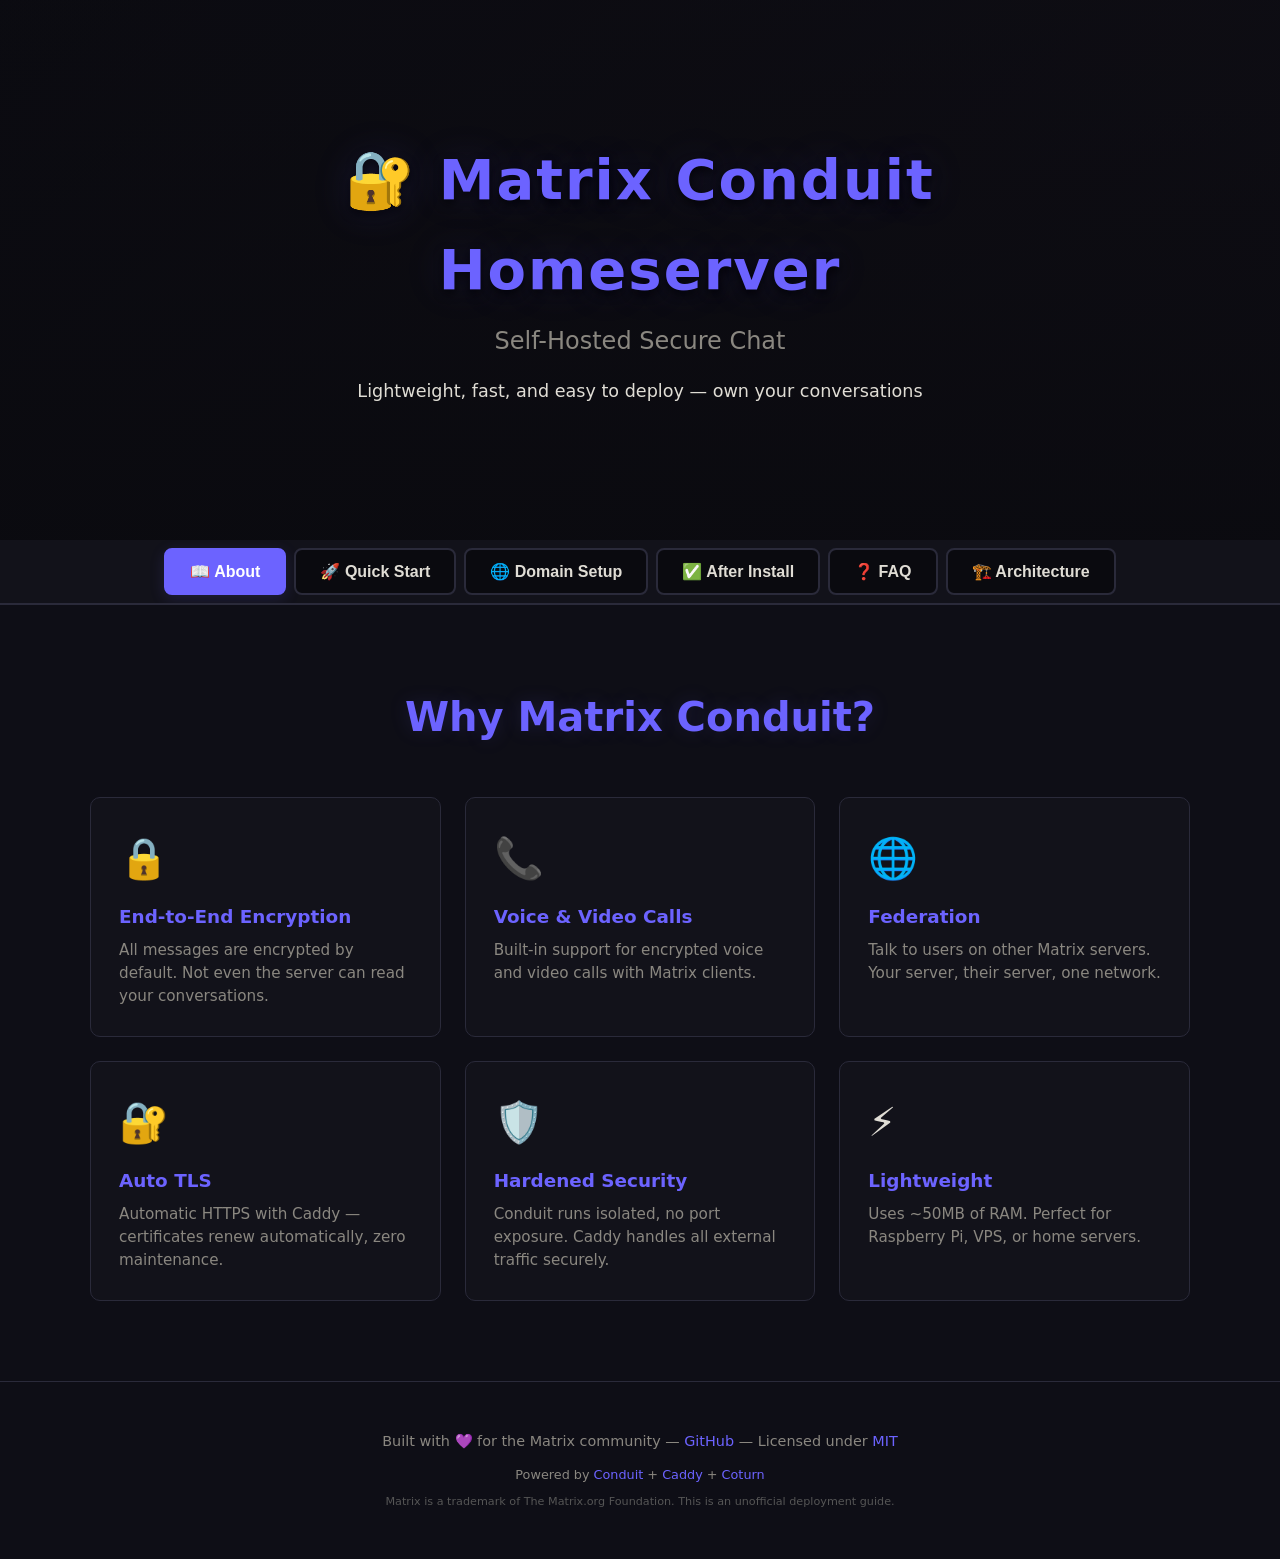
<file: index.html>
<!DOCTYPE html>
<html lang="en">
<head>
<meta charset="UTF-8">
<meta name="viewport" content="width=device-width, initial-scale=1.0">
<title>Matrix Conduit Server — Self-Hosted Secure Chat</title>
<style>
:root {
  --bg: #0a0a0f;
  --card: #12121a;
  --card-hover: #1a1a25;
  --border: #2a2a3a;
  --accent: #6c63ff;
  --accent-dim: #4a42c0;
  --accent-glow: rgba(108,99,255,0.15);
  --text: #e0ddd5;
  --text-dim: #8a8780;
  --text-bright: #fff;
  --danger: #c44;
  --success: #4a4;
  --warning: #f39c12;
  --section-bg: #0e0e16;
}

* { margin:0; padding:0; box-sizing:border-box; }

html { scroll-behavior: smooth; }

body {
  background: var(--bg);
  color: var(--text);
  font-family: 'Segoe UI', system-ui, -apple-system, sans-serif;
  line-height: 1.6;
  min-height: 100vh;
}

/* ============================================
   HERO SECTION
   ============================================ */
.hero {
  position: relative;
  min-height: 60vh;
  display: flex;
  align-items: center;
  justify-content: center;
  text-align: center;
  overflow: hidden;
  background: linear-gradient(135deg, #0d0d15 0%, #1a1520 100%);
}
.hero-overlay {
  position: absolute;
  inset: 0;
  background: linear-gradient(180deg, rgba(10,10,15,0.7) 0%, rgba(10,10,15,0.95) 100%);
}
.hero-content {
  position: relative;
  z-index: 2;
  max-width: 900px;
  padding: 2rem;
}
.hero-logo {
  font-size: 3.5rem;
  font-weight: 900;
  color: var(--accent);
  text-shadow: 0 0 40px var(--accent-glow), 0 4px 10px rgba(0,0,0,0.8);
  margin-bottom: 0.5rem;
  letter-spacing: 2px;
}
.hero-subtitle {
  font-size: 1.5rem;
  color: var(--text-dim);
  margin-bottom: 1rem;
  font-weight: 300;
}
.hero-tagline {
  font-size: 1.1rem;
  color: var(--text);
  font-weight: 500;
}

/* ============================================
   TAB BAR
   ============================================ */
.tab-bar {
  position: sticky;
  top: 0;
  z-index: 50;
  background: var(--card);
  border-bottom: 2px solid var(--border);
  padding: 0.5rem 1rem;
  display: flex;
  justify-content: center;
  gap: 0.5rem;
  overflow-x: auto;
  flex-wrap: wrap;
}
.tab-btn {
  padding: 0.75rem 1.5rem;
  border: 2px solid var(--border);
  border-radius: 8px;
  background: var(--bg);
  color: var(--text);
  font-size: 1rem;
  font-weight: 600;
  cursor: pointer;
  transition: all 0.3s;
  white-space: nowrap;
  display: inline-flex;
  align-items: center;
  gap: 0.5rem;
}
.tab-btn:hover {
  border-color: var(--accent-dim);
  color: var(--accent);
}
.tab-btn.active {
  background: var(--accent);
  color: #fff;
  border-color: var(--accent);
  box-shadow: 0 4px 15px var(--accent-glow);
}

/* ============================================
   TAB CONTENT
   ============================================ */
.tab-content {
  display: none;
}
.tab-content.active {
  display: block;
}

/* ============================================
   FEATURES SECTION (for About tab)
   ============================================ */
.features {
  padding: 5rem 2rem;
  background: var(--section-bg);
}
.features-grid {
  max-width: 1100px;
  margin: 0 auto;
  display: grid;
  grid-template-columns: repeat(auto-fit, minmax(320px, 1fr));
  gap: 1.5rem;
}
.feature-card {
  background: var(--card);
  border: 1px solid var(--border);
  border-radius: 10px;
  padding: 1.75rem;
  transition: all 0.3s;
}
.feature-card:hover {
  background: var(--card-hover);
  border-color: var(--accent-dim);
  transform: translateY(-4px);
  box-shadow: 0 8px 25px rgba(0,0,0,0.4);
}
.feature-icon {
  font-size: 2.5rem;
  margin-bottom: 0.75rem;
}
.feature-title {
  font-size: 1.15rem;
  font-weight: 700;
  color: var(--accent);
  margin-bottom: 0.5rem;
}
.feature-desc {
  font-size: 0.95rem;
  color: var(--text-dim);
  line-height: 1.5;
}

/* ============================================
   CONTENT SECTIONS
   ============================================ */
.content-section {
  padding: 5rem 2rem;
  background: var(--bg);
}
.content-section:nth-child(even) {
  background: var(--section-bg);
}
.content-container {
  max-width: 900px;
  margin: 0 auto;
}
.section-title {
  font-size: 2.5rem;
  color: var(--accent);
  text-align: center;
  margin-bottom: 3rem;
  text-shadow: 0 0 20px var(--accent-glow);
}
.section-subtitle {
  font-size: 1.5rem;
  color: var(--accent);
  margin: 2.5rem 0 1rem;
}

/* ============================================
   CODE BLOCKS
   ============================================ */
.code-block {
  background: #0a0a0f;
  border: 1px solid var(--border);
  border-radius: 8px;
  padding: 1.25rem;
  font-family: 'Consolas', 'Monaco', monospace;
  font-size: 0.9rem;
  color: var(--text);
  white-space: pre;
  overflow-x: auto;
  line-height: 1.7;
  margin: 1rem 0;
  position: relative;
}
.code-block .comment {
  color: var(--text-dim);
}
.code-block .highlight {
  color: var(--accent);
  font-weight: 600;
}
.copy-btn {
  position: absolute;
  top: 0.75rem;
  right: 0.75rem;
  background: var(--card);
  border: 1px solid var(--border);
  color: var(--text);
  padding: 0.4rem 0.8rem;
  border-radius: 6px;
  font-size: 0.8rem;
  cursor: pointer;
  opacity: 0;
  transition: all 0.2s;
}
.code-block:hover .copy-btn {
  opacity: 1;
}
.copy-btn:hover {
  background: var(--accent);
  color: #fff;
  border-color: var(--accent);
}

/* ============================================
   TABLES
   ============================================ */
.info-table {
  width: 100%;
  background: var(--card);
  border: 1px solid var(--border);
  border-radius: 10px;
  overflow: hidden;
  margin: 1.5rem 0;
}
.info-table table {
  width: 100%;
  border-collapse: collapse;
}
.info-table th {
  background: var(--bg);
  color: var(--accent);
  padding: 0.9rem;
  text-align: left;
  font-weight: 700;
  border-bottom: 1px solid var(--border);
}
.info-table td {
  padding: 0.9rem;
  border-bottom: 1px solid rgba(255,255,255,0.05);
  color: var(--text);
}
.info-table tr:last-child td {
  border-bottom: none;
}
.info-table code {
  background: var(--bg);
  padding: 2px 6px;
  border-radius: 4px;
  font-family: 'Consolas', 'Monaco', monospace;
  font-size: 0.85rem;
  color: var(--accent);
}

/* ============================================
   INFO BOXES
   ============================================ */
.info-note {
  background: var(--card);
  border-left: 4px solid var(--accent);
  padding: 1rem 1.25rem;
  border-radius: 6px;
  font-size: 0.95rem;
  color: var(--text);
  margin: 1rem 0;
}
.info-warning {
  background: var(--card);
  border-left: 4px solid var(--warning);
  padding: 1rem 1.25rem;
  border-radius: 6px;
  font-size: 0.95rem;
  color: var(--text);
  margin: 1rem 0;
}
.info-warning strong {
  color: var(--warning);
}
.info-danger {
  background: var(--card);
  border-left: 4px solid var(--danger);
  padding: 1rem 1.25rem;
  border-radius: 6px;
  font-size: 0.95rem;
  color: var(--text);
  margin: 1rem 0;
}
.info-danger strong {
  color: var(--danger);
}

/* ============================================
   OPTION CARDS
   ============================================ */
.option-card {
  background: var(--card);
  border: 1px solid var(--border);
  border-radius: 10px;
  padding: 2rem;
  margin-bottom: 2rem;
}
.option-title {
  font-size: 1.3rem;
  color: var(--accent);
  margin-bottom: 0.5rem;
  font-weight: 700;
}
.option-desc {
  font-size: 0.95rem;
  color: var(--text-dim);
  margin-bottom: 1rem;
}

/* ============================================
   ASCII ART
   ============================================ */
.ascii-art {
  background: #0a0a0f;
  border: 1px solid var(--border);
  border-radius: 8px;
  padding: 1.5rem;
  font-family: 'Consolas', 'Monaco', monospace;
  font-size: 0.75rem;
  color: var(--text);
  overflow-x: auto;
  line-height: 1.4;
  margin: 1rem 0;
}

/* ============================================
   FOOTER
   ============================================ */
.footer {
  text-align: center;
  padding: 3rem 2rem;
  color: var(--text-dim);
  font-size: 0.9rem;
  background: var(--section-bg);
  border-top: 1px solid var(--border);
}
.footer a {
  color: var(--accent);
  text-decoration: none;
}
.footer a:hover {
  text-decoration: underline;
}

/* ============================================
   TOAST
   ============================================ */
.toast {
  position: fixed;
  bottom: 2rem;
  left: 50%;
  transform: translateX(-50%) translateY(100px);
  background: var(--accent);
  color: #fff;
  padding: 0.75rem 1.5rem;
  border-radius: 8px;
  font-weight: 600;
  font-size: 0.9rem;
  opacity: 0;
  transition: all 0.3s;
  z-index: 100;
}
.toast.show {
  transform: translateX(-50%) translateY(0);
  opacity: 1;
}

/* ============================================
   RESPONSIVE
   ============================================ */
@media (max-width: 768px) {
  .hero-logo { font-size: 2.5rem; }
  .hero-subtitle { font-size: 1.2rem; }
  .features-grid { grid-template-columns: 1fr; }
  .tab-bar { justify-content: flex-start; flex-wrap: nowrap; }
  .info-table { font-size: 0.85rem; }
}
</style>
</head>
<body>

<!-- ============================================
     HERO SECTION
     ============================================ -->
<section class="hero" id="hero">
  <div class="hero-overlay"></div>
  <div class="hero-content">
    <div class="hero-logo">🔐 Matrix Conduit<br>Homeserver</div>
    <div class="hero-subtitle">Self-Hosted Secure Chat</div>
    <div class="hero-tagline">Lightweight, fast, and easy to deploy — own your conversations</div>
  </div>
</section>

<!-- ============================================
     TAB BAR
     ============================================ -->
<div class="tab-bar">
  <button class="tab-btn active" onclick="switchTab('about')">📖 About</button>
  <button class="tab-btn" onclick="switchTab('quick-start')">🚀 Quick Start</button>
  <button class="tab-btn" onclick="switchTab('domain-setup')">🌐 Domain Setup</button>
  <button class="tab-btn" onclick="switchTab('after-install')">✅ After Install</button>
  <button class="tab-btn" onclick="switchTab('faq')">❓ FAQ</button>
  <button class="tab-btn" onclick="switchTab('architecture')">🏗️ Architecture</button>
</div>

<!-- ============================================
     TAB 1: ABOUT
     ============================================ -->
<div id="tab-about" class="tab-content active">
  <section class="features">
    <h2 style="font-size:2.5rem;color:var(--accent);text-align:center;margin-bottom:3rem;text-shadow:0 0 20px var(--accent-glow);">Why Matrix Conduit?</h2>
    <div class="features-grid">
      <div class="feature-card">
        <div class="feature-icon">🔒</div>
        <div class="feature-title">End-to-End Encryption</div>
        <div class="feature-desc">All messages are encrypted by default. Not even the server can read your conversations.</div>
      </div>
      <div class="feature-card">
        <div class="feature-icon">📞</div>
        <div class="feature-title">Voice & Video Calls</div>
        <div class="feature-desc">Built-in support for encrypted voice and video calls with Matrix clients.</div>
      </div>
      <div class="feature-card">
        <div class="feature-icon">🌐</div>
        <div class="feature-title">Federation</div>
        <div class="feature-desc">Talk to users on other Matrix servers. Your server, their server, one network.</div>
      </div>
      <div class="feature-card">
        <div class="feature-icon">🔐</div>
        <div class="feature-title">Auto TLS</div>
        <div class="feature-desc">Automatic HTTPS with Caddy — certificates renew automatically, zero maintenance.</div>
      </div>
      <div class="feature-card">
        <div class="feature-icon">🛡️</div>
        <div class="feature-title">Hardened Security</div>
        <div class="feature-desc">Conduit runs isolated, no port exposure. Caddy handles all external traffic securely.</div>
      </div>
      <div class="feature-card">
        <div class="feature-icon">⚡</div>
        <div class="feature-title">Lightweight</div>
        <div class="feature-desc">Uses ~50MB of RAM. Perfect for Raspberry Pi, VPS, or home servers.</div>
      </div>
    </div>
  </section>
</div>

<!-- ============================================
     TAB 2: QUICK START
     ============================================ -->
<div id="tab-quick-start" class="tab-content">
  <section class="content-section">
    <div class="content-container">
      <h2 class="section-title">Quick Start</h2>
      
      <div class="option-card">
        <div class="option-title">Option A — Interactive Menu (Recommended)</div>
        <div class="option-desc">Download the installer script and run it. You'll get a friendly menu to guide you through setup.</div>
        <pre class="code-block">curl -o install.sh https://raw.githubusercontent.com/balnaimi/conduit-deploy/main/install.sh
chmod +x install.sh
sudo ./install.sh</pre>
        <div class="info-note">The script will ask you a few questions (domain, email, etc.) and do everything automatically.</div>
      </div>

      <div class="option-card">
        <div class="option-title">What the installer does</div>
        <div class="ascii-art" style="color:#6c63ff;">
╔═══════════════════════════════════════════════════════════════╗
║                                                               ║
║   🔐 Matrix Conduit Homeserver — Interactive Setup           ║
║                                                               ║
╚═══════════════════════════════════════════════════════════════╝

What would you like to do?

  1) 🚀 Install new Matrix server
  2) 📝 Change server configuration
  3) ♻️  Update Conduit to latest version
  4) 🗑️  Uninstall completely
  5) ℹ️  Show server info & status
  0) ❌ Exit

Choose an option [1-5, 0 to exit]: _</div>
        <div class="info-note">The installer handles Docker installation, domain setup, TLS certificates, firewall rules, and service configuration — all in one go.</div>
      </div>

      <div class="option-card">
        <div class="option-title">What happens on first install?</div>
        <ul style="margin-left:1.5rem;color:var(--text-dim);line-height:2;">
          <li>✅ Checks system requirements (Docker, ports, DNS)</li>
          <li>✅ Asks for your domain name and admin email</li>
          <li>✅ Lets you choose delegation mode (clean usernames or subdomain-only)</li>
          <li>✅ Downloads and configures Conduit + Caddy + Coturn</li>
          <li>✅ Generates your first admin account</li>
          <li>✅ Sets up automatic TLS certificates (HTTPS)</li>
          <li>✅ Configures firewall rules (if UFW is present)</li>
          <li>✅ Starts everything and shows you next steps</li>
        </ul>
      </div>

    </div>
  </section>
</div>

<!-- ============================================
     TAB 3: DOMAIN SETUP
     ============================================ -->
<div id="tab-domain-setup" class="tab-content">
  <section class="content-section">
    <div class="content-container">
      <h2 class="section-title">Domain Setup</h2>

      <div class="info-danger">
        <strong>⚠️ IMPORTANT:</strong> Your Matrix server name is <strong>permanent</strong>. Once you create accounts and join rooms, you cannot change it. Choose carefully!
      </div>

      <h3 class="section-subtitle">Two modes to choose from</h3>

      <div class="option-card">
        <div class="option-title">Mode 1: Clean Usernames (with delegation)</div>
        <div class="option-desc">Your Matrix ID: <code>@alice:example.com</code> (looks professional)</div>
        <div style="margin:1rem 0;">
          <strong style="color:var(--accent);">✅ Pros:</strong>
          <ul style="margin-left:1.5rem;color:var(--text-dim);line-height:2;">
            <li>Clean, short usernames (<code>@user:example.com</code>)</li>
            <li>Looks like your main domain (no "matrix." or "chat." prefix)</li>
            <li>More professional for public servers</li>
          </ul>
        </div>
        <div style="margin:1rem 0;">
          <strong style="color:var(--warning);">⚠️ Cons:</strong>
          <ul style="margin-left:1.5rem;color:var(--text-dim);line-height:2;">
            <li>Requires delegation file on your main domain</li>
            <li>Slightly more complex setup</li>
            <li>Your main domain must serve <code>/.well-known/matrix/server</code></li>
          </ul>
        </div>
      </div>

      <div class="option-card">
        <div class="option-title">Mode 2: Subdomain Only (simpler)</div>
        <div class="option-desc">Your Matrix ID: <code>@alice:matrix.example.com</code></div>
        <div style="margin:1rem 0;">
          <strong style="color:var(--accent);">✅ Pros:</strong>
          <ul style="margin-left:1.5rem;color:var(--text-dim);line-height:2;">
            <li>Simpler setup — just one DNS record</li>
            <li>No delegation file needed</li>
            <li>Perfect for personal/private servers</li>
          </ul>
        </div>
        <div style="margin:1rem 0;">
          <strong style="color:var(--warning);">⚠️ Cons:</strong>
          <ul style="margin-left:1.5rem;color:var(--text-dim);line-height:2;">
            <li>Longer usernames (<code>@user:matrix.example.com</code>)</li>
            <li>Less "clean" looking</li>
          </ul>
        </div>
      </div>

      <h3 class="section-subtitle">Comparison Table</h3>
      <div class="info-table">
        <table>
          <thead>
            <tr>
              <th>Feature</th>
              <th>Mode 1 (Delegation)</th>
              <th>Mode 2 (Subdomain)</th>
            </tr>
          </thead>
          <tbody>
            <tr>
              <td><strong>Matrix ID</strong></td>
              <td><code>@user:example.com</code></td>
              <td><code>@user:matrix.example.com</code></td>
            </tr>
            <tr>
              <td><strong>DNS Records</strong></td>
              <td>2 (A + SRV)</td>
              <td>1 (A only)</td>
            </tr>
            <tr>
              <td><strong>Delegation File</strong></td>
              <td>Required on main domain</td>
              <td>Not needed</td>
            </tr>
            <tr>
              <td><strong>Setup Complexity</strong></td>
              <td>Medium</td>
              <td>Easy</td>
            </tr>
            <tr>
              <td><strong>Best For</strong></td>
              <td>Public servers, businesses</td>
              <td>Personal/private servers</td>
            </tr>
          </tbody>
        </table>
      </div>

      <h3 class="section-subtitle">DNS Setup — Mode 1 (Delegation)</h3>
      <p style="color:var(--text-dim);margin-bottom:1rem;">You want usernames like <code>@alice:example.com</code> but the server runs on <code>matrix.example.com</code>.</p>
      
      <div class="option-card">
        <div class="option-title">Step 1: DNS Records</div>
        <div class="info-table">
          <table>
            <thead>
              <tr>
                <th>Type</th>
                <th>Name</th>
                <th>Value</th>
                <th>TTL</th>
              </tr>
            </thead>
            <tbody>
              <tr>
                <td>A</td>
                <td><code>matrix.example.com</code></td>
                <td>Your server IP</td>
                <td>3600</td>
              </tr>
              <tr>
                <td>SRV</td>
                <td><code>_matrix._tcp.example.com</code></td>
                <td><code>10 0 8448 matrix.example.com.</code></td>
                <td>3600</td>
              </tr>
            </tbody>
          </table>
        </div>
      </div>

      <div class="option-card">
        <div class="option-title">Step 2: Delegation File</div>
        <div class="option-desc">Your main domain (<code>example.com</code>) must serve this file at <code>/.well-known/matrix/server</code>:</div>
        <pre class="code-block">{
  "m.server": "matrix.example.com:443"
}</pre>
        <div class="info-note">How you create this file depends on your web server (Nginx, Apache, Caddy, etc.). The installer can guide you through this.</div>
      </div>

      <h3 class="section-subtitle">DNS Setup — Mode 2 (Subdomain Only)</h3>
      <p style="color:var(--text-dim);margin-bottom:1rem;">You're okay with usernames like <code>@alice:matrix.example.com</code>. Simpler setup!</p>
      
      <div class="option-card">
        <div class="option-title">DNS Record</div>
        <div class="info-table">
          <table>
            <thead>
              <tr>
                <th>Type</th>
                <th>Name</th>
                <th>Value</th>
                <th>TTL</th>
              </tr>
            </thead>
            <tbody>
              <tr>
                <td>A</td>
                <td><code>matrix.example.com</code></td>
                <td>Your server IP</td>
                <td>3600</td>
              </tr>
            </tbody>
          </table>
        </div>
        <div class="info-note">That's it! No SRV record, no delegation file. Just point the subdomain to your server.</div>
      </div>

      <div class="info-warning" style="margin-top:2rem;">
        <strong>⚠️ Cannot change later!</strong><br>
        Once you create accounts and join Matrix rooms, your server name is <strong>permanent</strong>. You cannot migrate from <code>example.com</code> to <code>matrix.example.com</code> (or vice versa) without losing all your data and re-creating accounts.
      </div>

    </div>
  </section>
</div>

<!-- ============================================
     TAB 4: AFTER INSTALL
     ============================================ -->
<div id="tab-after-install" class="tab-content">
  <section class="content-section">
    <div class="content-container">
      <h2 class="section-title">After Install</h2>

      <h3 class="section-subtitle">1. Download a Matrix Client</h3>
      <p style="color:var(--text-dim);margin-bottom:1rem;">Your server is ready! Now you need an app to connect to it. Here are the most popular clients:</p>

      <div class="info-table">
        <table>
          <thead>
            <tr>
              <th>Client</th>
              <th>Platforms</th>
              <th>Link</th>
            </tr>
          </thead>
          <tbody>
            <tr>
              <td><strong>Element</strong></td>
              <td>Web, Desktop, iOS, Android</td>
              <td><a href="https://element.io/download" target="_blank">element.io/download</a></td>
            </tr>
            <tr>
              <td><strong>SchildiChat</strong></td>
              <td>Desktop, iOS, Android</td>
              <td><a href="https://schildi.chat/" target="_blank">schildi.chat</a></td>
            </tr>
            <tr>
              <td><strong>FluffyChat</strong></td>
              <td>iOS, Android, Linux</td>
              <td><a href="https://fluffychat.im/" target="_blank">fluffychat.im</a></td>
            </tr>
          </tbody>
        </table>
      </div>

      <h3 class="section-subtitle">2. Sign In</h3>
      <div class="option-card">
        <div class="option-title">Connect to your homeserver</div>
        <ol style="margin-left:1.5rem;color:var(--text-dim);line-height:2;">
          <li>Open your Matrix client (e.g., Element)</li>
          <li>Click <strong>"Sign In"</strong></li>
          <li>Click <strong>"Edit"</strong> next to the homeserver URL</li>
          <li>Enter your server name:
            <ul style="margin-left:1.5rem;">
              <li>Mode 1: <code>example.com</code> (no https://)</li>
              <li>Mode 2: <code>matrix.example.com</code></li>
            </ul>
          </li>
          <li>Sign in with your username and password (from installer output)</li>
        </ol>
        <div class="info-note">Your first account was created automatically by the installer. Check the output for your username and password!</div>
      </div>

      <h3 class="section-subtitle">3. Create More Accounts</h3>
      <div class="option-card">
        <div class="option-title">Register new users</div>
        <div class="option-desc">By default, registration is <strong>disabled</strong> for security. You can enable it temporarily or create accounts manually.</div>
        
        <p style="margin:1rem 0;font-weight:600;color:var(--accent);">Method 1: Enable registration (temporary)</p>
        <pre class="code-block">sudo ./install.sh
<span class="comment"># Choose option 2 (Change configuration)</span>
<span class="comment"># Set "allow_registration = true"</span>
<span class="comment"># Don't forget to disable it again after creating accounts!</span></pre>

        <p style="margin:2rem 0 1rem;font-weight:600;color:var(--accent);">Method 2: Create account via command line</p>
        <pre class="code-block">docker exec -it conduit /bin/sh
conduit database create-user @newuser:example.com newpassword
exit</pre>
      </div>

      <h3 class="section-subtitle">4. Security Tips</h3>
      <ul style="margin-left:1.5rem;color:var(--text-dim);line-height:2;">
        <li>🔒 <strong>Keep registration disabled</strong> unless you're actively creating accounts</li>
        <li>🔑 <strong>Use strong passwords</strong> for all accounts</li>
        <li>✅ <strong>Enable cross-signing</strong> in your client for device verification</li>
        <li>💾 <strong>Backup your encryption keys</strong> (Settings → Security → Backup)</li>
        <li>🛡️ <strong>Review your firewall rules</strong> — only ports 80, 443, 8448, 3478, 5349 should be open</li>
        <li>🔄 <strong>Keep Conduit updated</strong> regularly (run the installer and choose "Update")</li>
      </ul>

    </div>
  </section>
</div>

<!-- ============================================
     TAB 5: FAQ
     ============================================ -->
<div id="tab-faq" class="tab-content">
  <section class="content-section">
    <div class="content-container">
      <h2 class="section-title">Frequently Asked Questions</h2>

      <div class="option-card">
        <div class="option-title">What is Matrix?</div>
        <div class="option-desc">
          Matrix is an <strong>open protocol</strong> for secure, decentralized communication. Think of it like email — anyone can run a Matrix server, and all servers can talk to each other (federation). Unlike WhatsApp or Telegram, you control your data and can run your own server.
        </div>
      </div>

      <div class="option-card">
        <div class="option-title">Why run your own Matrix server?</div>
        <ul style="margin-left:1.5rem;color:var(--text-dim);line-height:2;">
          <li>🔐 <strong>Privacy:</strong> Your messages stay on your server, not someone else's</li>
          <li>🛡️ <strong>Control:</strong> You decide who can register, what features are enabled</li>
          <li>🌐 <strong>Federation:</strong> Still talk to users on other Matrix servers (matrix.org, etc.)</li>
          <li>📚 <strong>Learning:</strong> Great way to understand self-hosting and encrypted communication</li>
          <li>💰 <strong>Cost:</strong> Free if you already have a VPS or home server</li>
        </ul>
      </div>

      <div class="option-card">
        <div class="option-title">How is this different from WhatsApp/Telegram/Signal?</div>
        <div class="info-table">
          <table>
            <thead>
              <tr>
                <th>Feature</th>
                <th>Matrix (Conduit)</th>
                <th>WhatsApp</th>
                <th>Telegram</th>
                <th>Signal</th>
              </tr>
            </thead>
            <tbody>
              <tr>
                <td><strong>Self-hosted</strong></td>
                <td style="color:var(--success);">✅ Yes</td>
                <td style="color:var(--danger);">❌ No</td>
                <td style="color:var(--danger);">❌ No</td>
                <td style="color:var(--danger);">❌ No</td>
              </tr>
              <tr>
                <td><strong>End-to-end encrypted</strong></td>
                <td style="color:var(--success);">✅ Yes</td>
                <td style="color:var(--success);">✅ Yes</td>
                <td style="color:var(--warning);">⚠️ Optional</td>
                <td style="color:var(--success);">✅ Yes</td>
              </tr>
              <tr>
                <td><strong>Federation</strong></td>
                <td style="color:var(--success);">✅ Yes</td>
                <td style="color:var(--danger);">❌ No</td>
                <td style="color:var(--danger);">❌ No</td>
                <td style="color:var(--danger);">❌ No</td>
              </tr>
              <tr>
                <td><strong>Phone number required</strong></td>
                <td style="color:var(--success);">❌ No</td>
                <td style="color:var(--danger);">✅ Yes</td>
                <td style="color:var(--danger);">✅ Yes</td>
                <td style="color:var(--danger);">✅ Yes</td>
              </tr>
              <tr>
                <td><strong>Open protocol</strong></td>
                <td style="color:var(--success);">✅ Yes</td>
                <td style="color:var(--danger);">❌ No</td>
                <td style="color:var(--danger);">❌ No</td>
                <td style="color:var(--danger);">❌ No</td>
              </tr>
              <tr>
                <td><strong>Control your data</strong></td>
                <td style="color:var(--success);">✅ Yes</td>
                <td style="color:var(--danger);">❌ No</td>
                <td style="color:var(--danger);">❌ No</td>
                <td style="color:var(--warning);">⚠️ Partial</td>
              </tr>
            </tbody>
          </table>
        </div>
      </div>

      <div class="option-card">
        <div class="option-title">Is it secure?</div>
        <div class="option-desc">
          Yes! Matrix uses the <strong>Olm/Megolm</strong> encryption protocols (same family as Signal's Double Ratchet). All messages are end-to-end encrypted by default. Your server cannot read message contents — only metadata like who talked to whom and when.
        </div>
        <div class="info-note">
          <strong>Important:</strong> Security depends on keeping your server updated and following best practices (strong passwords, firewall rules, regular backups).
        </div>
      </div>

      <div class="option-card">
        <div class="option-title">How many users can it handle?</div>
        <div class="option-desc">
          Conduit is <strong>lightweight</strong> — it can handle dozens to hundreds of users on modest hardware. For reference:
        </div>
        <ul style="margin:1rem 0 0 1.5rem;color:var(--text-dim);line-height:2;">
          <li>1-10 users: <strong>1GB RAM</strong>, any CPU (Raspberry Pi works!)</li>
          <li>10-100 users: <strong>2-4GB RAM</strong>, 2+ CPU cores</li>
          <li>100-500 users: <strong>4-8GB RAM</strong>, 4+ CPU cores</li>
        </ul>
        <div class="info-note" style="margin-top:1rem;">
          This deployment uses ~50MB of RAM for Conduit itself, plus Caddy (~30MB) and Coturn (~20MB) = ~100MB total for a small server.
        </div>
      </div>

      <div class="option-card">
        <div class="option-title">Can I change the server name later?</div>
        <div class="option-desc" style="color:var(--danger);font-weight:600;">
          ❌ NO! Your Matrix server name is <strong>permanent</strong>.
        </div>
        <div style="margin-top:1rem;color:var(--text-dim);">
          Once you create accounts and join rooms, your server name is locked in. If you change it, all your accounts become invalid, and you lose access to all rooms. There is no migration tool — you'd have to start from scratch.
        </div>
        <div class="info-warning" style="margin-top:1rem;">
          <strong>⚠️ Think carefully before choosing!</strong><br>
          Pick a domain you'll keep long-term. If you're unsure, use Mode 2 (subdomain) — it's simpler and you can always add delegation later if you want cleaner usernames.
        </div>
      </div>

      <div class="option-card">
        <div class="option-title">How do I backup my server?</div>
        <pre class="code-block">docker compose down
sudo tar czf conduit-backup-$(date +%F).tar.gz /opt/conduit
docker compose up -d</pre>
        <div class="info-note">This backs up your database, configuration, and media files. Store the backup somewhere safe (off-site, encrypted).</div>
      </div>

      <div class="option-card">
        <div class="option-title">How do I update Conduit?</div>
        <pre class="code-block">sudo ./install.sh
<span class="comment"># Choose option 3 (Update to latest version)</span></pre>
        <div class="info-note">The installer pulls the latest Conduit image and restarts the services. Your data is preserved.</div>
      </div>

    </div>
  </section>
</div>

<!-- ============================================
     TAB 6: ARCHITECTURE
     ============================================ -->
<div id="tab-architecture" class="tab-content">
  <section class="content-section">
    <div class="content-container">
      <h2 class="section-title">Architecture</h2>

      <h3 class="section-subtitle">How it all works</h3>
      <div class="ascii-art">
┌─────────────────────────────────────────────────────────────┐
│                      Internet                               │
│                         ↓                                   │
│            Ports 80, 443, 8448, 3478, 5349                  │
└────────────────────┬────────────────────────────────────────┘
                     │
          ┌──────────▼──────────┐
          │   Caddy (Reverse    │ ← Auto HTTPS, TLS certificates
          │      Proxy)         │ ← Routes traffic to Conduit
          └──────────┬──────────┘
                     │
          ┌──────────▼──────────┐
          │   Conduit (Matrix   │ ← Matrix homeserver (no ports exposed!)
          │    Homeserver)      │ ← Runs isolated in Docker network
          └─────────────────────┘
                     │
          ┌──────────▼──────────┐
          │   Coturn (TURN/     │ ← Handles voice/video NAT traversal
          │   STUN server)      │ ← Ports 3478 (UDP), 5349 (TCP/UDP)
          └─────────────────────┘
      </div>

      <div class="info-note">
        <strong>Security note:</strong> Conduit does <strong>not</strong> expose any ports directly. All external traffic goes through Caddy, which handles TLS termination and reverse proxying. Conduit only listens on the internal Docker network.
      </div>

      <h3 class="section-subtitle">Port Table</h3>
      <div class="info-table">
        <table>
          <thead>
            <tr>
              <th>Port</th>
              <th>Protocol</th>
              <th>Service</th>
              <th>Purpose</th>
            </tr>
          </thead>
          <tbody>
            <tr>
              <td><strong>80</strong></td>
              <td>TCP</td>
              <td>Caddy</td>
              <td>HTTP (redirects to HTTPS)</td>
            </tr>
            <tr>
              <td><strong>443</strong></td>
              <td>TCP</td>
              <td>Caddy</td>
              <td>HTTPS (Matrix client-server API)</td>
            </tr>
            <tr>
              <td><strong>8448</strong></td>
              <td>TCP</td>
              <td>Caddy</td>
              <td>Matrix federation (server-to-server)</td>
            </tr>
            <tr>
              <td><strong>3478</strong></td>
              <td>UDP</td>
              <td>Coturn</td>
              <td>STUN (voice/video NAT discovery)</td>
            </tr>
            <tr>
              <td><strong>5349</strong></td>
              <td>TCP/UDP</td>
              <td>Coturn</td>
              <td>TURNS (encrypted voice/video relay)</td>
            </tr>
          </tbody>
        </table>
      </div>

      <h3 class="section-subtitle">File Structure</h3>
      <div class="option-card">
        <div class="option-title">Default installation paths</div>
        <pre class="code-block">/opt/conduit/
├── docker-compose.yml     <span class="comment"># Main orchestration file</span>
├── .env                   <span class="comment"># Configuration (domain, secrets, etc.)</span>
├── data/                  <span class="comment"># Conduit database & media</span>
├── caddy/                 <span class="comment"># Caddy config & certificates</span>
└── coturn/                <span class="comment"># Coturn config</span></pre>
      </div>

      <h3 class="section-subtitle">System Requirements</h3>
      <div class="info-table">
        <table>
          <thead>
            <tr>
              <th>Component</th>
              <th>Minimum</th>
              <th>Recommended</th>
            </tr>
          </thead>
          <tbody>
            <tr>
              <td><strong>CPU</strong></td>
              <td>1 core (ARM or x86)</td>
              <td>2+ cores</td>
            </tr>
            <tr>
              <td><strong>RAM</strong></td>
              <td>512MB</td>
              <td>1-2GB</td>
            </tr>
            <tr>
              <td><strong>Disk</strong></td>
              <td>2GB</td>
              <td>10GB+ (for media storage)</td>
            </tr>
            <tr>
              <td><strong>OS</strong></td>
              <td>Linux (Docker support)</td>
              <td>Ubuntu 22.04+ / Debian 12+</td>
            </tr>
            <tr>
              <td><strong>Network</strong></td>
              <td>Public IP + domain</td>
              <td>Static IP preferred</td>
            </tr>
          </tbody>
        </table>
      </div>

      <div class="info-note" style="margin-top:1.5rem;">
        <strong>💡 Tested on:</strong> Raspberry Pi 4 (4GB), AWS t3.micro, DigitalOcean Basic Droplet, Hetzner Cloud CX11, home Ubuntu server.
      </div>

    </div>
  </section>
</div>

<!-- ============================================
     FOOTER
     ============================================ -->
<footer class="footer">
  <p>Built with 💜 for the Matrix community — <a href="https://github.com/balnaimi/conduit-deploy" target="_blank">GitHub</a> — Licensed under <a href="https://opensource.org/licenses/MIT" target="_blank">MIT</a></p>
  <p style="margin-top:0.75rem;font-size:0.8rem;">Powered by <a href="https://conduit.rs/" target="_blank">Conduit</a> + <a href="https://caddyserver.com/" target="_blank">Caddy</a> + <a href="https://github.com/coturn/coturn" target="_blank">Coturn</a></p>
  <p style="margin-top:0.5rem;font-size:0.7rem;color:#555;">Matrix is a trademark of The Matrix.org Foundation. This is an unofficial deployment guide.</p>
</footer>

<div class="toast" id="toast"></div>

<script>
// ============================================
// TAB SWITCHING
// ============================================
function switchTab(tabName) {
  // Hide all tabs
  document.querySelectorAll('.tab-content').forEach(t => t.classList.remove('active'));
  document.querySelectorAll('.tab-btn').forEach(b => b.classList.remove('active'));
  
  // Show selected tab
  document.getElementById('tab-' + tabName).classList.add('active');
  event.target.classList.add('active');
}

// ============================================
// COPY CODE BLOCKS
// ============================================
document.addEventListener('DOMContentLoaded', function() {
  document.querySelectorAll('.code-block').forEach(block => {
    const btn = document.createElement('button');
    btn.className = 'copy-btn';
    btn.textContent = '📋 Copy';
    btn.onclick = function() {
      const text = block.textContent.replace('📋 Copy', '').trim();
      navigator.clipboard.writeText(text).then(() => {
        btn.textContent = '✅ Copied!';
        setTimeout(() => { btn.textContent = '📋 Copy'; }, 2000);
      });
    };
    block.style.position = 'relative';
    block.appendChild(btn);
  });
});

// ============================================
// TOAST
// ============================================
function showToast(msg) {
  const t = document.getElementById('toast');
  t.textContent = msg;
  t.classList.add('show');
  setTimeout(() => t.classList.remove('show'), 2500);
}
</script>
</body>
</html>
</file>
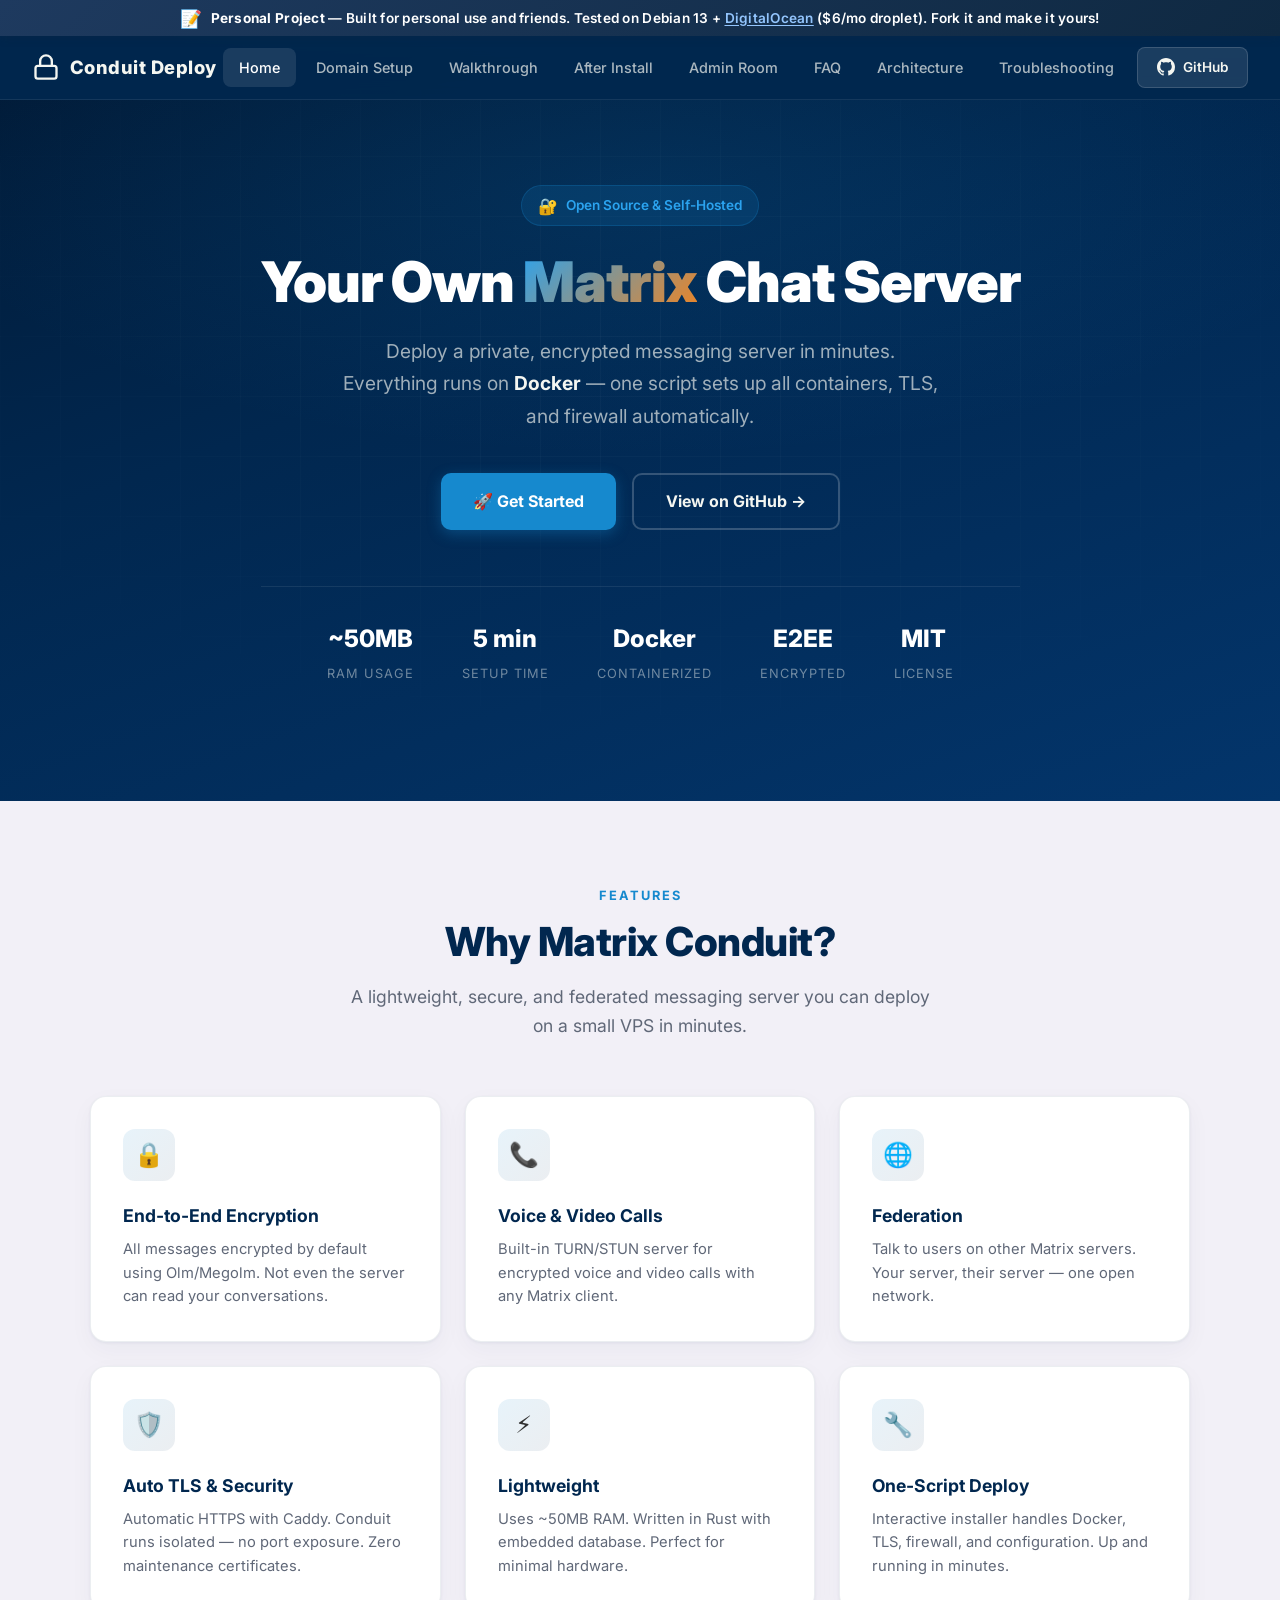
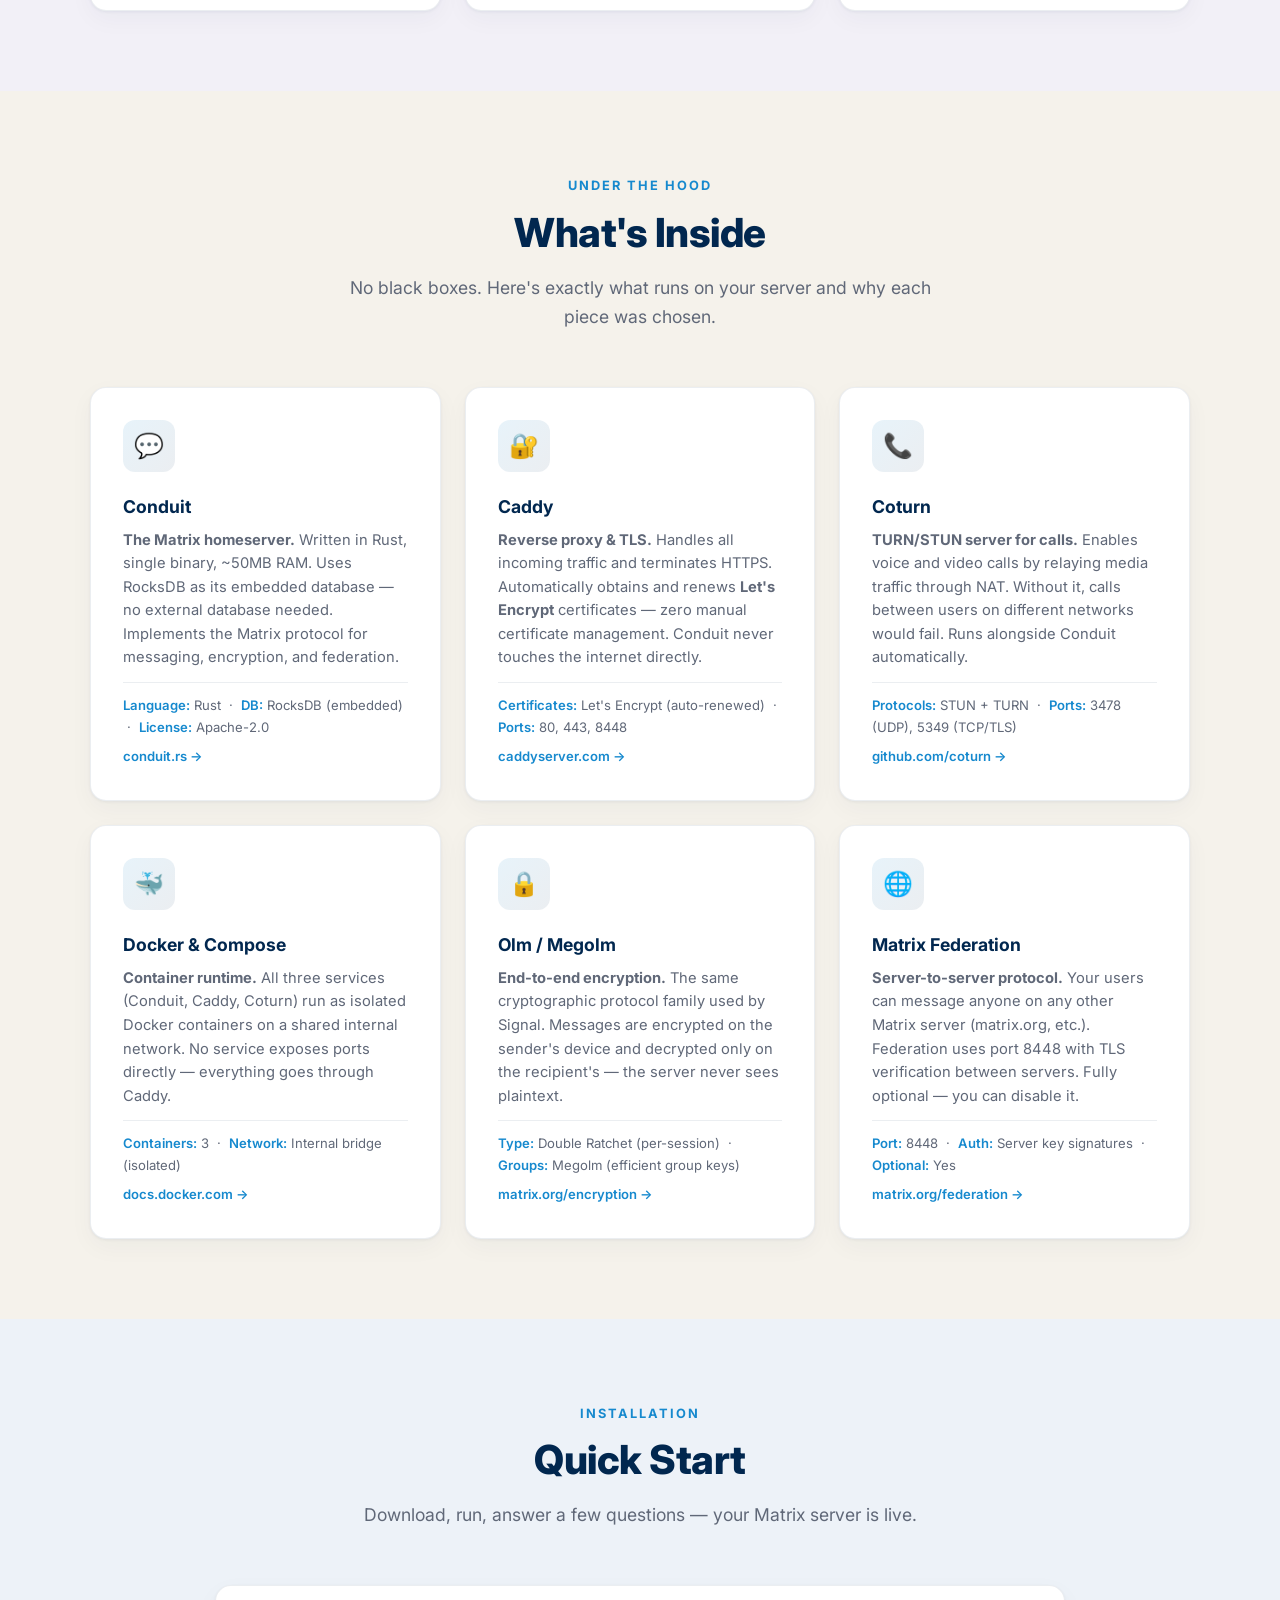
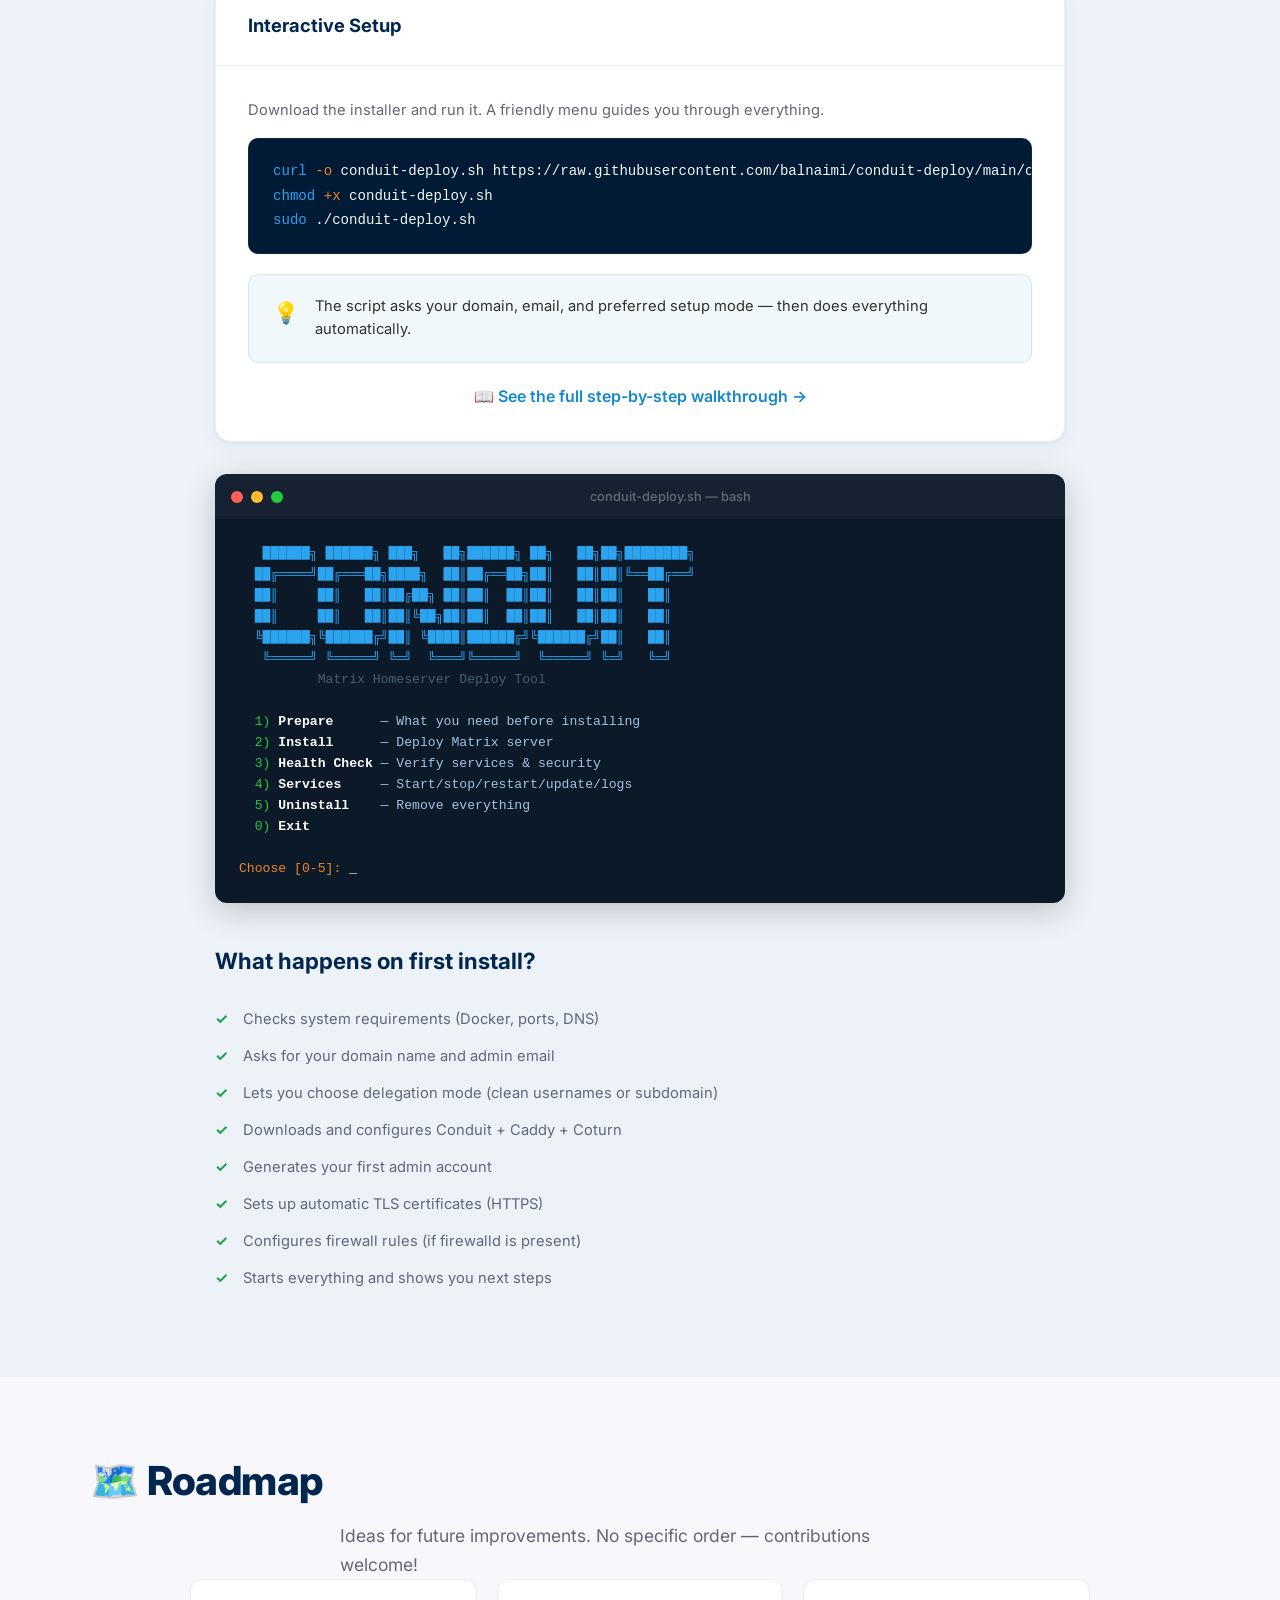
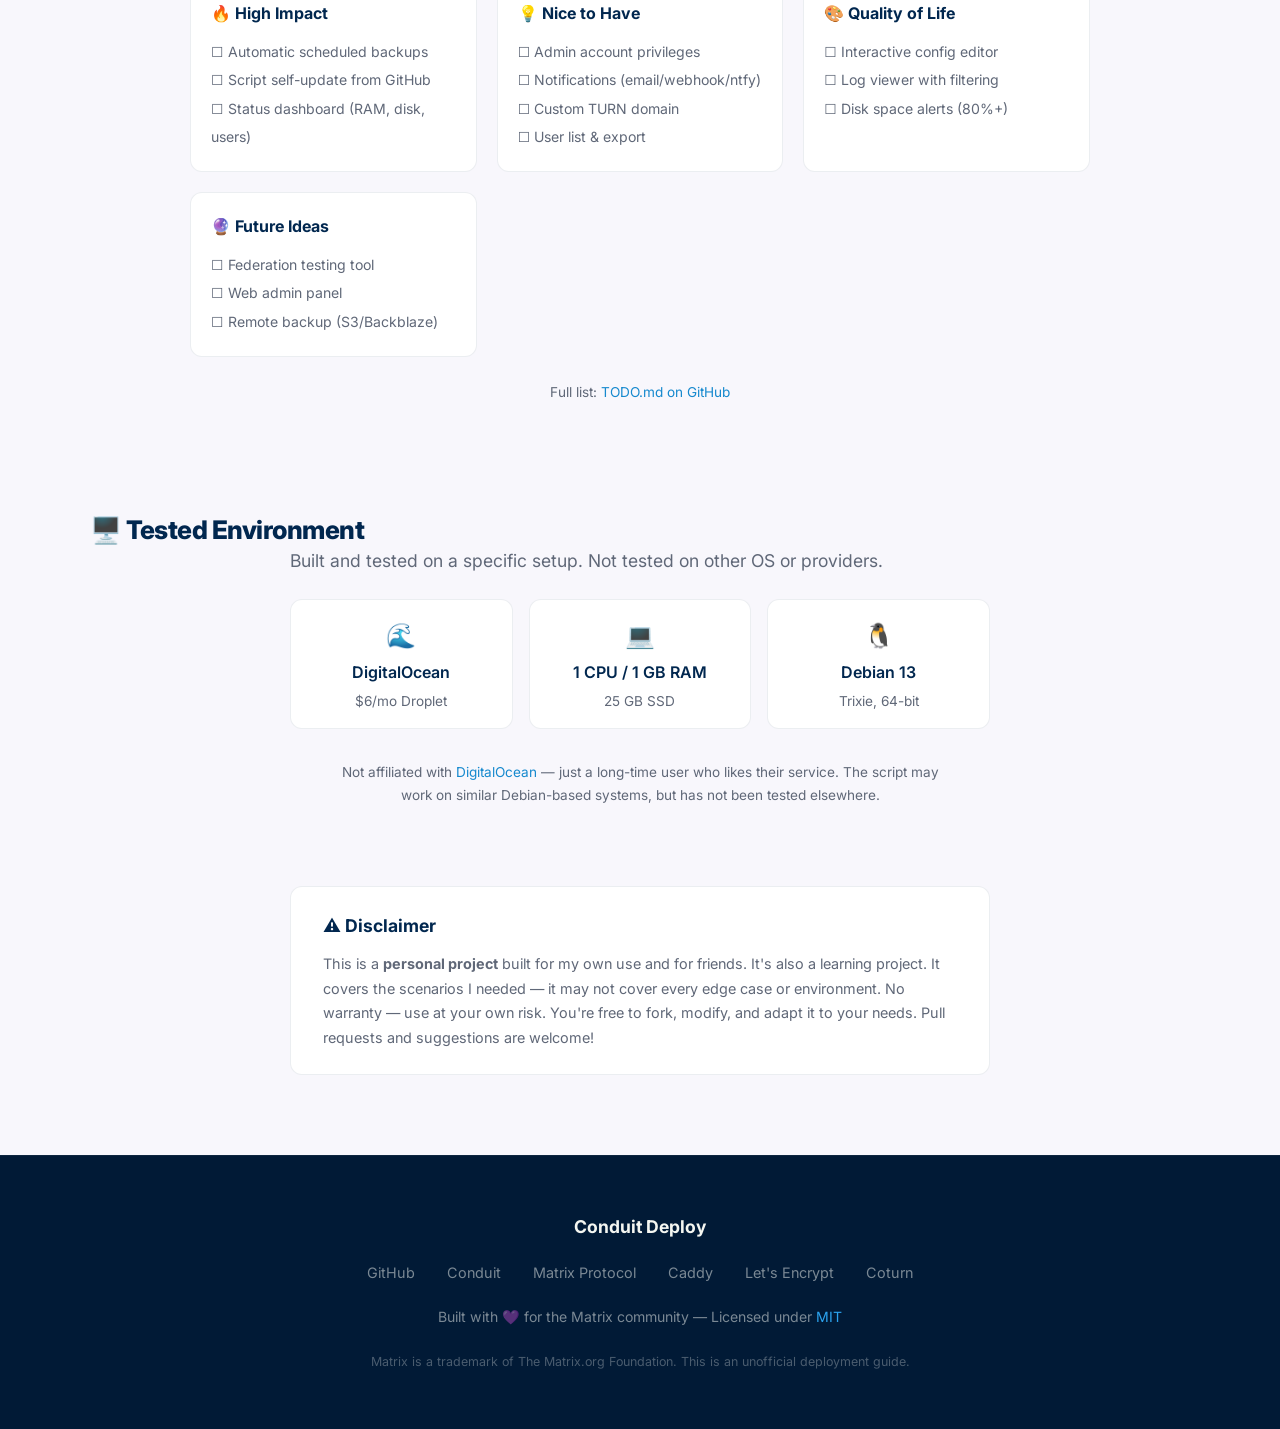
<file: docs/index.html>
<!DOCTYPE html>
<html lang="en">
<head>
<meta charset="UTF-8">
<meta name="viewport" content="width=device-width, initial-scale=1.0">
<title>Matrix Conduit Server — Self-Hosted Secure Chat</title>
<meta name="description" content="Deploy your own private Matrix messaging server in minutes. E2EE, voice/video calls, federation — one script, fully automated.">
<link rel="preconnect" href="https://fonts.googleapis.com">
<link rel="preconnect" href="https://fonts.gstatic.com" crossorigin>
<link href="https://fonts.googleapis.com/css2?family=Inter:wght@300;400;500;600;700;800;900&display=swap" rel="stylesheet">
<link rel="stylesheet" href="style.css">
</head>
<body>

<!-- INFO BANNER -->
<div class="preview-banner">
  <span class="banner-icon">📝</span>
  <span class="banner-text"><strong>Personal Project</strong> — Built for personal use and friends. Tested on Debian 13 + <a href="https://www.digitalocean.com/" target="_blank">DigitalOcean</a> ($6/mo droplet). Fork it and make it yours!</span>
</div>


<!-- NAVBAR -->
<nav class="navbar" id="navbar">
  <div class="nav-brand">
    <svg viewBox="0 0 24 24" fill="none" stroke="currentColor" stroke-width="2" stroke-linecap="round" stroke-linejoin="round"><rect x="3" y="11" width="18" height="11" rx="2" ry="2"/><path d="M7 11V7a5 5 0 0 1 10 0v4"/></svg>
    Conduit Deploy
  </div>
  <div class="nav-links" id="navLinks">
    <a href="index.html" class="active">Home</a>
    <a href="domain.html">Domain Setup</a>
    <a href="walkthrough.html">Walkthrough</a>
    <a href="after-install.html">After Install</a>
    <a href="admin.html">Admin Room</a>
    <a href="faq.html">FAQ</a>
    <a href="architecture.html">Architecture</a>
    <a href="troubleshooting.html">Troubleshooting</a>
  </div>
  <a href="https://github.com/balnaimi/conduit-deploy" target="_blank" class="nav-github">
    <svg width="18" height="18" viewBox="0 0 24 24" fill="currentColor"><path d="M12 0C5.37 0 0 5.37 0 12c0 5.31 3.435 9.795 8.205 11.385.6.105.825-.255.825-.57 0-.285-.015-1.23-.015-2.235-3.015.555-3.795-.735-4.035-1.41-.135-.345-.72-1.41-1.23-1.695-.42-.225-1.02-.78-.015-.795.945-.015 1.62.87 1.845 1.23 1.08 1.815 2.805 1.305 3.495.99.105-.78.42-1.305.765-1.605-2.67-.3-5.46-1.335-5.46-5.925 0-1.305.465-2.385 1.23-3.225-.12-.3-.54-1.53.12-3.18 0 0 1.005-.315 3.3 1.23.96-.27 1.98-.405 3-.405s2.04.135 3 .405c2.295-1.56 3.3-1.23 3.3-1.23.66 1.65.24 2.88.12 3.18.765.84 1.23 1.905 1.23 3.225 0 4.605-2.805 5.625-5.475 5.925.435.375.81 1.095.81 2.22 0 1.605-.015 2.895-.015 3.3 0 .315.225.69.825.57A12.02 12.02 0 0024 12c0-6.63-5.37-12-12-12z"/></svg>
    GitHub
  </a>
  <div class="hamburger" id="hamburger" onclick="toggleNav()">
    <span></span><span></span><span></span>
  </div>
</nav>

<!-- HERO -->
<section class="hero" id="hero">
  <div class="hero-grid"></div>
  <div class="hero-content">
    <div class="hero-badge"><span>🔐</span> Open Source & Self-Hosted</div>
    <h1>Your Own <span class="accent">Matrix</span> Chat Server</h1>
    <p class="hero-desc">Deploy a private, encrypted messaging server in minutes. Everything runs on <strong style="color:var(--text-light);">Docker</strong> — one script sets up all containers, TLS, and firewall automatically.</p>
    <div class="hero-actions">
      <a href="#quickstart" class="btn btn-primary">🚀 Get Started</a>
      <a href="https://github.com/balnaimi/conduit-deploy" target="_blank" class="btn btn-outline">View on GitHub →</a>
    </div>
    <div class="hero-stats">
      <div class="hero-stat">
        <div class="hero-stat-value">~50MB</div>
        <div class="hero-stat-label">RAM Usage</div>
      </div>
      <div class="hero-stat">
        <div class="hero-stat-value">5 min</div>
        <div class="hero-stat-label">Setup Time</div>
      </div>
      <div class="hero-stat">
        <div class="hero-stat-value">Docker</div>
        <div class="hero-stat-label">Containerized</div>
      </div>
      <div class="hero-stat">
        <div class="hero-stat-value">E2EE</div>
        <div class="hero-stat-label">Encrypted</div>
      </div>
      <div class="hero-stat">
        <div class="hero-stat-value">MIT</div>
        <div class="hero-stat-label">License</div>
      </div>
    </div>
  </div>
</section>

<!-- FEATURES -->
<section class="section section-soft" id="features">
  <div class="container">
    <div class="section-header">
      <div class="section-label">Features</div>
      <h2 class="section-title">Why Matrix Conduit?</h2>
      <p class="section-desc">A lightweight, secure, and federated messaging server you can deploy on a small VPS in minutes.</p>
    </div>
    <div class="features-grid">
      <div class="feature-card">
        <div class="feature-icon">🔒</div>
        <h3>End-to-End Encryption</h3>
        <p>All messages encrypted by default using Olm/Megolm. Not even the server can read your conversations.</p>
      </div>
      <div class="feature-card">
        <div class="feature-icon">📞</div>
        <h3>Voice & Video Calls</h3>
        <p>Built-in TURN/STUN server for encrypted voice and video calls with any Matrix client.</p>
      </div>
      <div class="feature-card">
        <div class="feature-icon">🌐</div>
        <h3>Federation</h3>
        <p>Talk to users on other Matrix servers. Your server, their server — one open network.</p>
      </div>
      <div class="feature-card">
        <div class="feature-icon">🛡️</div>
        <h3>Auto TLS & Security</h3>
        <p>Automatic HTTPS with Caddy. Conduit runs isolated — no port exposure. Zero maintenance certificates.</p>
      </div>
      <div class="feature-card">
        <div class="feature-icon">⚡</div>
        <h3>Lightweight</h3>
        <p>Uses ~50MB RAM. Written in Rust with embedded database. Perfect for minimal hardware.</p>
      </div>
      <div class="feature-card">
        <div class="feature-icon">🔧</div>
        <h3>One-Script Deploy</h3>
        <p>Interactive installer handles Docker, TLS, firewall, and configuration. Up and running in minutes.</p>
      </div>
    </div>
  </div>
</section>

<!-- TECH STACK -->
<section class="section section-warm" id="stack">
  <div class="container">
    <div class="section-header">
      <div class="section-label">Under the Hood</div>
      <h2 class="section-title">What's Inside</h2>
      <p class="section-desc">No black boxes. Here's exactly what runs on your server and why each piece was chosen.</p>
    </div>
    <div class="features-grid">
      <div class="feature-card">
        <div class="feature-icon">💬</div>
        <h3>Conduit</h3>
        <p><strong>The Matrix homeserver.</strong> Written in Rust, single binary, ~50MB RAM. Uses RocksDB as its embedded database — no external database needed. Implements the Matrix protocol for messaging, encryption, and federation.</p>
        <div style="margin-top:0.75rem;padding-top:0.75rem;border-top:1px solid var(--card-border);font-size:0.82rem;color:var(--text-dim);">
          <span style="color:var(--blue);font-weight:600;">Language:</span> Rust &nbsp;·&nbsp;
          <span style="color:var(--blue);font-weight:600;">DB:</span> RocksDB (embedded) &nbsp;·&nbsp;
          <span style="color:var(--blue);font-weight:600;">License:</span> Apache-2.0
          <div style="margin-top:0.5rem;"><a href="https://conduit.rs/" target="_blank" style="color:var(--blue);text-decoration:none;font-weight:600;">conduit.rs →</a></div>
        </div>
      </div>
      <div class="feature-card">
        <div class="feature-icon">🔐</div>
        <h3>Caddy</h3>
        <p><strong>Reverse proxy & TLS.</strong> Handles all incoming traffic and terminates HTTPS. Automatically obtains and renews <strong>Let's Encrypt</strong> certificates — zero manual certificate management. Conduit never touches the internet directly.</p>
        <div style="margin-top:0.75rem;padding-top:0.75rem;border-top:1px solid var(--card-border);font-size:0.82rem;color:var(--text-dim);">
          <span style="color:var(--blue);font-weight:600;">Certificates:</span> Let's Encrypt (auto-renewed) &nbsp;·&nbsp;
          <span style="color:var(--blue);font-weight:600;">Ports:</span> 80, 443, 8448
          <div style="margin-top:0.5rem;"><a href="https://caddyserver.com/" target="_blank" style="color:var(--blue);text-decoration:none;font-weight:600;">caddyserver.com →</a></div>
        </div>
      </div>
      <div class="feature-card">
        <div class="feature-icon">📞</div>
        <h3>Coturn</h3>
        <p><strong>TURN/STUN server for calls.</strong> Enables voice and video calls by relaying media traffic through NAT. Without it, calls between users on different networks would fail. Runs alongside Conduit automatically.</p>
        <div style="margin-top:0.75rem;padding-top:0.75rem;border-top:1px solid var(--card-border);font-size:0.82rem;color:var(--text-dim);">
          <span style="color:var(--blue);font-weight:600;">Protocols:</span> STUN + TURN &nbsp;·&nbsp;
          <span style="color:var(--blue);font-weight:600;">Ports:</span> 3478 (UDP), 5349 (TCP/TLS)
          <div style="margin-top:0.5rem;"><a href="https://github.com/coturn/coturn" target="_blank" style="color:var(--blue);text-decoration:none;font-weight:600;">github.com/coturn →</a></div>
        </div>
      </div>
      <div class="feature-card">
        <div class="feature-icon">🐳</div>
        <h3>Docker & Compose</h3>
        <p><strong>Container runtime.</strong> All three services (Conduit, Caddy, Coturn) run as isolated Docker containers on a shared internal network. No service exposes ports directly — everything goes through Caddy.</p>
        <div style="margin-top:0.75rem;padding-top:0.75rem;border-top:1px solid var(--card-border);font-size:0.82rem;color:var(--text-dim);">
          <span style="color:var(--blue);font-weight:600;">Containers:</span> 3 &nbsp;·&nbsp;
          <span style="color:var(--blue);font-weight:600;">Network:</span> Internal bridge (isolated)
          <div style="margin-top:0.5rem;"><a href="https://docs.docker.com/compose/" target="_blank" style="color:var(--blue);text-decoration:none;font-weight:600;">docs.docker.com →</a></div>
        </div>
      </div>
      <div class="feature-card">
        <div class="feature-icon">🔒</div>
        <h3>Olm / Megolm</h3>
        <p><strong>End-to-end encryption.</strong> The same cryptographic protocol family used by Signal. Messages are encrypted on the sender's device and decrypted only on the recipient's — the server never sees plaintext.</p>
        <div style="margin-top:0.75rem;padding-top:0.75rem;border-top:1px solid var(--card-border);font-size:0.82rem;color:var(--text-dim);">
          <span style="color:var(--blue);font-weight:600;">Type:</span> Double Ratchet (per-session) &nbsp;·&nbsp;
          <span style="color:var(--blue);font-weight:600;">Groups:</span> Megolm (efficient group keys)
          <div style="margin-top:0.5rem;"><a href="https://matrix.org/docs/matrix-concepts/end-to-end-encryption/" target="_blank" style="color:var(--blue);text-decoration:none;font-weight:600;">matrix.org/encryption →</a></div>
        </div>
      </div>
      <div class="feature-card">
        <div class="feature-icon">🌐</div>
        <h3>Matrix Federation</h3>
        <p><strong>Server-to-server protocol.</strong> Your users can message anyone on any other Matrix server (matrix.org, etc.). Federation uses port 8448 with TLS verification between servers. Fully optional — you can disable it.</p>
        <div style="margin-top:0.75rem;padding-top:0.75rem;border-top:1px solid var(--card-border);font-size:0.82rem;color:var(--text-dim);">
          <span style="color:var(--blue);font-weight:600;">Port:</span> 8448 &nbsp;·&nbsp;
          <span style="color:var(--blue);font-weight:600;">Auth:</span> Server key signatures &nbsp;·&nbsp;
          <span style="color:var(--blue);font-weight:600;">Optional:</span> Yes
          <div style="margin-top:0.5rem;"><a href="https://matrix.org/docs/matrix-concepts/elements-of-matrix/#federation" target="_blank" style="color:var(--blue);text-decoration:none;font-weight:600;">matrix.org/federation →</a></div>
        </div>
      </div>
    </div>
  </div>
</section>

<!-- QUICK START -->
<section class="section section-cool" id="quickstart">
  <div class="container-sm">
    <div class="section-header">
      <div class="section-label">Installation</div>
      <h2 class="section-title">Quick Start</h2>
      <p class="section-desc">Download, run, answer a few questions — your Matrix server is live.</p>
    </div>

    <div class="install-card">
      <div class="install-card-header">
        <h3>Interactive Setup</h3>
      </div>
      <div class="install-card-body">
        <p style="color:var(--text-dim);margin-bottom:1rem;font-size:0.92rem;">Download the installer and run it. A friendly menu guides you through everything.</p>
        <pre class="code-block"><span class="cmd">curl</span> <span class="flag">-o</span> conduit-deploy.sh https://raw.githubusercontent.com/balnaimi/conduit-deploy/main/conduit-deploy.sh
<span class="cmd">chmod</span> <span class="flag">+x</span> conduit-deploy.sh
<span class="cmd">sudo</span> ./conduit-deploy.sh</pre>
        <div class="callout callout-info">
          <div class="callout-icon">💡</div>
          <div>The script asks your domain, email, and preferred setup mode — then does everything automatically.</div>
        </div>
        <div style="margin-top:1rem;text-align:center;">
          <a href="walkthrough.html" style="color:var(--blue);font-weight:600;">📖 See the full step-by-step walkthrough →</a>
        </div>
      </div>
    </div>

    <div class="terminal">
      <div class="terminal-bar">
        <div class="terminal-dot red"></div>
        <div class="terminal-dot yellow"></div>
        <div class="terminal-dot green"></div>
        <div class="terminal-title">conduit-deploy.sh — bash</div>
      </div>
      <div class="terminal-body"><span class="t-blue">   ██████╗ ██████╗ ███╗   ██╗██████╗ ██╗   ██╗██╗████████╗</span>
<span class="t-blue">  ██╔════╝██╔═══██╗████╗  ██║██╔══██╗██║   ██║██║╚══██╔══╝</span>
<span class="t-blue">  ██║     ██║   ██║██╔██╗ ██║██║  ██║██║   ██║██║   ██║</span>
<span class="t-blue">  ██║     ██║   ██║██║╚██╗██║██║  ██║██║   ██║██║   ██║</span>
<span class="t-blue">  ╚██████╗╚██████╔╝██║ ╚████║██████╔╝╚██████╔╝██║   ██║</span>
<span class="t-blue">   ╚═════╝ ╚═════╝ ╚═╝  ╚═══╝╚═════╝  ╚═════╝ ╚═╝   ╚═╝</span>
          <span class="t-dim">Matrix Homeserver Deploy Tool</span>

  <span class="t-green">1)</span> <span class="t-white">Prepare</span>      — What you need before installing
  <span class="t-green">2)</span> <span class="t-white">Install</span>      — Deploy Matrix server
  <span class="t-green">3)</span> <span class="t-white">Health Check</span> — Verify services & security
  <span class="t-green">4)</span> <span class="t-white">Services</span>     — Start/stop/restart/update/logs
  <span class="t-green">5)</span> <span class="t-white">Uninstall</span>    — Remove everything
  <span class="t-green">0)</span> <span class="t-white">Exit</span>

<span class="t-orange">Choose [0-5]:</span> <span class="t-white">_</span></div>
    </div>

    <h3 class="subtitle">What happens on first install?</h3>
    <ul class="checklist">
      <li>Checks system requirements (Docker, ports, DNS)</li>
      <li>Asks for your domain name and admin email</li>
      <li>Lets you choose delegation mode (clean usernames or subdomain)</li>
      <li>Downloads and configures Conduit + Caddy + Coturn</li>
      <li>Generates your first admin account</li>
      <li>Sets up automatic TLS certificates (HTTPS)</li>
      <li>Configures firewall rules (if firewalld is present)</li>
      <li>Starts everything and shows you next steps</li>
    </ul>
  </div>
</section>

<!-- ROADMAP -->
<section class="section">
  <div class="container">
    <h2 class="section-title">🗺️ Roadmap</h2>
    <p class="section-desc">Ideas for future improvements. No specific order — contributions welcome!</p>
    <div style="display:grid;grid-template-columns:repeat(auto-fit,minmax(280px,1fr));gap:1.25rem;max-width:900px;margin:0 auto;">

      <div style="background:var(--card-bg);border:1px solid var(--card-border);border-radius:12px;padding:1.25rem;">
        <h3 style="color:var(--navy);font-size:1rem;margin:0 0 0.75rem;">🔥 High Impact</h3>
        <ul style="list-style:none;padding:0;margin:0;font-size:0.88rem;color:var(--text-dim);line-height:2;">
          <li>☐ Automatic scheduled backups</li>
          <li>☐ Script self-update from GitHub</li>
          <li>☐ Status dashboard (RAM, disk, users)</li>
        </ul>
      </div>

      <div style="background:var(--card-bg);border:1px solid var(--card-border);border-radius:12px;padding:1.25rem;">
        <h3 style="color:var(--navy);font-size:1rem;margin:0 0 0.75rem;">💡 Nice to Have</h3>
        <ul style="list-style:none;padding:0;margin:0;font-size:0.88rem;color:var(--text-dim);line-height:2;">
          <li>☐ Admin account privileges</li>
          <li>☐ Notifications (email/webhook/ntfy)</li>
          <li>☐ Custom TURN domain</li>
          <li>☐ User list & export</li>
        </ul>
      </div>

      <div style="background:var(--card-bg);border:1px solid var(--card-border);border-radius:12px;padding:1.25rem;">
        <h3 style="color:var(--navy);font-size:1rem;margin:0 0 0.75rem;">🎨 Quality of Life</h3>
        <ul style="list-style:none;padding:0;margin:0;font-size:0.88rem;color:var(--text-dim);line-height:2;">
          <li>☐ Interactive config editor</li>
          <li>☐ Log viewer with filtering</li>
          <li>☐ Disk space alerts (80%+)</li>
        </ul>
      </div>

      <div style="background:var(--card-bg);border:1px solid var(--card-border);border-radius:12px;padding:1.25rem;">
        <h3 style="color:var(--navy);font-size:1rem;margin:0 0 0.75rem;">🔮 Future Ideas</h3>
        <ul style="list-style:none;padding:0;margin:0;font-size:0.88rem;color:var(--text-dim);line-height:2;">
          <li>☐ Federation testing tool</li>
          <li>☐ Web admin panel</li>
          <li>☐ Remote backup (S3/Backblaze)</li>
        </ul>
      </div>

    </div>
    <p style="text-align:center;margin-top:1.5rem;font-size:0.85rem;color:var(--text-dim);">
      Full list: <a href="https://github.com/balnaimi/conduit-deploy/blob/main/TODO.md" target="_blank" style="color:var(--blue);">TODO.md on GitHub</a>
    </p>
  </div>
</section>

<!-- TESTED ENVIRONMENT -->
<section class="section" style="padding-top:2rem;">
  <div class="container">
    <h2 class="section-title" style="font-size:1.6rem;">🖥️ Tested Environment</h2>
    <p class="section-desc" style="max-width:700px;margin:0 auto 1.5rem;">Built and tested on a specific setup. Not tested on other OS or providers.</p>
    <div style="display:grid;grid-template-columns:repeat(auto-fit,minmax(200px,1fr));gap:1rem;max-width:700px;margin:0 auto 2rem;">
      <div style="background:var(--card-bg);border:1px solid var(--card-border);border-radius:12px;padding:1rem;text-align:center;">
        <div style="font-size:1.5rem;">🌊</div>
        <div style="font-weight:600;color:var(--navy);margin:0.25rem 0;">DigitalOcean</div>
        <div style="font-size:0.85rem;color:var(--text-dim);">$6/mo Droplet</div>
      </div>
      <div style="background:var(--card-bg);border:1px solid var(--card-border);border-radius:12px;padding:1rem;text-align:center;">
        <div style="font-size:1.5rem;">💻</div>
        <div style="font-weight:600;color:var(--navy);margin:0.25rem 0;">1 CPU / 1 GB RAM</div>
        <div style="font-size:0.85rem;color:var(--text-dim);">25 GB SSD</div>
      </div>
      <div style="background:var(--card-bg);border:1px solid var(--card-border);border-radius:12px;padding:1rem;text-align:center;">
        <div style="font-size:1.5rem;">🐧</div>
        <div style="font-weight:600;color:var(--navy);margin:0.25rem 0;">Debian 13</div>
        <div style="font-size:0.85rem;color:var(--text-dim);">Trixie, 64-bit</div>
      </div>
    </div>
    <p style="text-align:center;font-size:0.85rem;color:var(--text-dim);max-width:600px;margin:0 auto;">
      Not affiliated with <a href="https://www.digitalocean.com/" target="_blank" style="color:var(--blue);">DigitalOcean</a> — just a long-time user who likes their service.
      The script may work on similar Debian-based systems, but has not been tested elsewhere.
    </p>
  </div>
</section>

<!-- DISCLAIMER -->
<section class="section" style="padding-top:0;">
  <div class="container" style="max-width:700px;">
    <div style="background:var(--card-bg);border:1px solid var(--card-border);border-radius:12px;padding:1.5rem 2rem;">
      <h3 style="color:var(--navy);margin:0 0 0.75rem;font-size:1.1rem;">⚠️ Disclaimer</h3>
      <p style="font-size:0.9rem;color:var(--text-dim);line-height:1.7;margin:0;">
        This is a <strong>personal project</strong> built for my own use and for friends. It's also a learning project.
        It covers the scenarios I needed — it may not cover every edge case or environment.
        No warranty — use at your own risk. You're free to fork, modify, and adapt it to your needs.
        Pull requests and suggestions are welcome!
      </p>
    </div>
  </div>
</section>

<!-- FOOTER -->
<footer class="footer">
  <div class="footer-brand">Conduit Deploy</div>
  <div class="footer-links">
    <a href="https://github.com/balnaimi/conduit-deploy" target="_blank">GitHub</a>
    <a href="https://conduit.rs/" target="_blank">Conduit</a>
    <a href="https://matrix.org/" target="_blank">Matrix Protocol</a>
    <a href="https://caddyserver.com/" target="_blank">Caddy</a>
    <a href="https://letsencrypt.org/" target="_blank">Let's Encrypt</a>
    <a href="https://github.com/coturn/coturn" target="_blank">Coturn</a>
  </div>
  <p style="font-size:0.88rem;">Built with 💜 for the Matrix community — Licensed under <a href="https://opensource.org/licenses/MIT" target="_blank">MIT</a></p>
  <p class="footer-copy">Matrix is a trademark of The Matrix.org Foundation. This is an unofficial deployment guide.</p>
</footer>

<div class="toast" id="toast"></div>

<script>
// NAVBAR SCROLL
const navbar = document.getElementById('navbar');
window.addEventListener('scroll', () => {
  navbar.classList.toggle('scrolled', window.scrollY > 20);
});

// MOBILE NAV
function toggleNav() {
  document.getElementById('navLinks').classList.toggle('open');
}

// SMOOTH SCROLL (close mobile nav)
document.querySelectorAll('.nav-links a').forEach(a => {
  a.addEventListener('click', () => {
    document.getElementById('navLinks').classList.remove('open');
  });
});

// COPY BUTTONS
document.addEventListener('DOMContentLoaded', () => {
  document.querySelectorAll('.code-block').forEach(block => {
    const btn = document.createElement('button');
    btn.className = 'copy-btn';
    btn.textContent = '📋 Copy';
    btn.onclick = () => {
      const text = block.textContent.replace('📋 Copy', '').replace('✅ Copied!', '').trim();
      navigator.clipboard.writeText(text).then(() => {
        btn.textContent = '✅ Copied!';
        setTimeout(() => { btn.textContent = '📋 Copy'; }, 2000);
      });
    };
    block.appendChild(btn);
  });
});

// TOAST
function showToast(msg) {
  const t = document.getElementById('toast');
  t.textContent = msg;
  t.classList.add('show');
  setTimeout(() => t.classList.remove('show'), 2500);
}
</script>
</body>
</html>
</file>
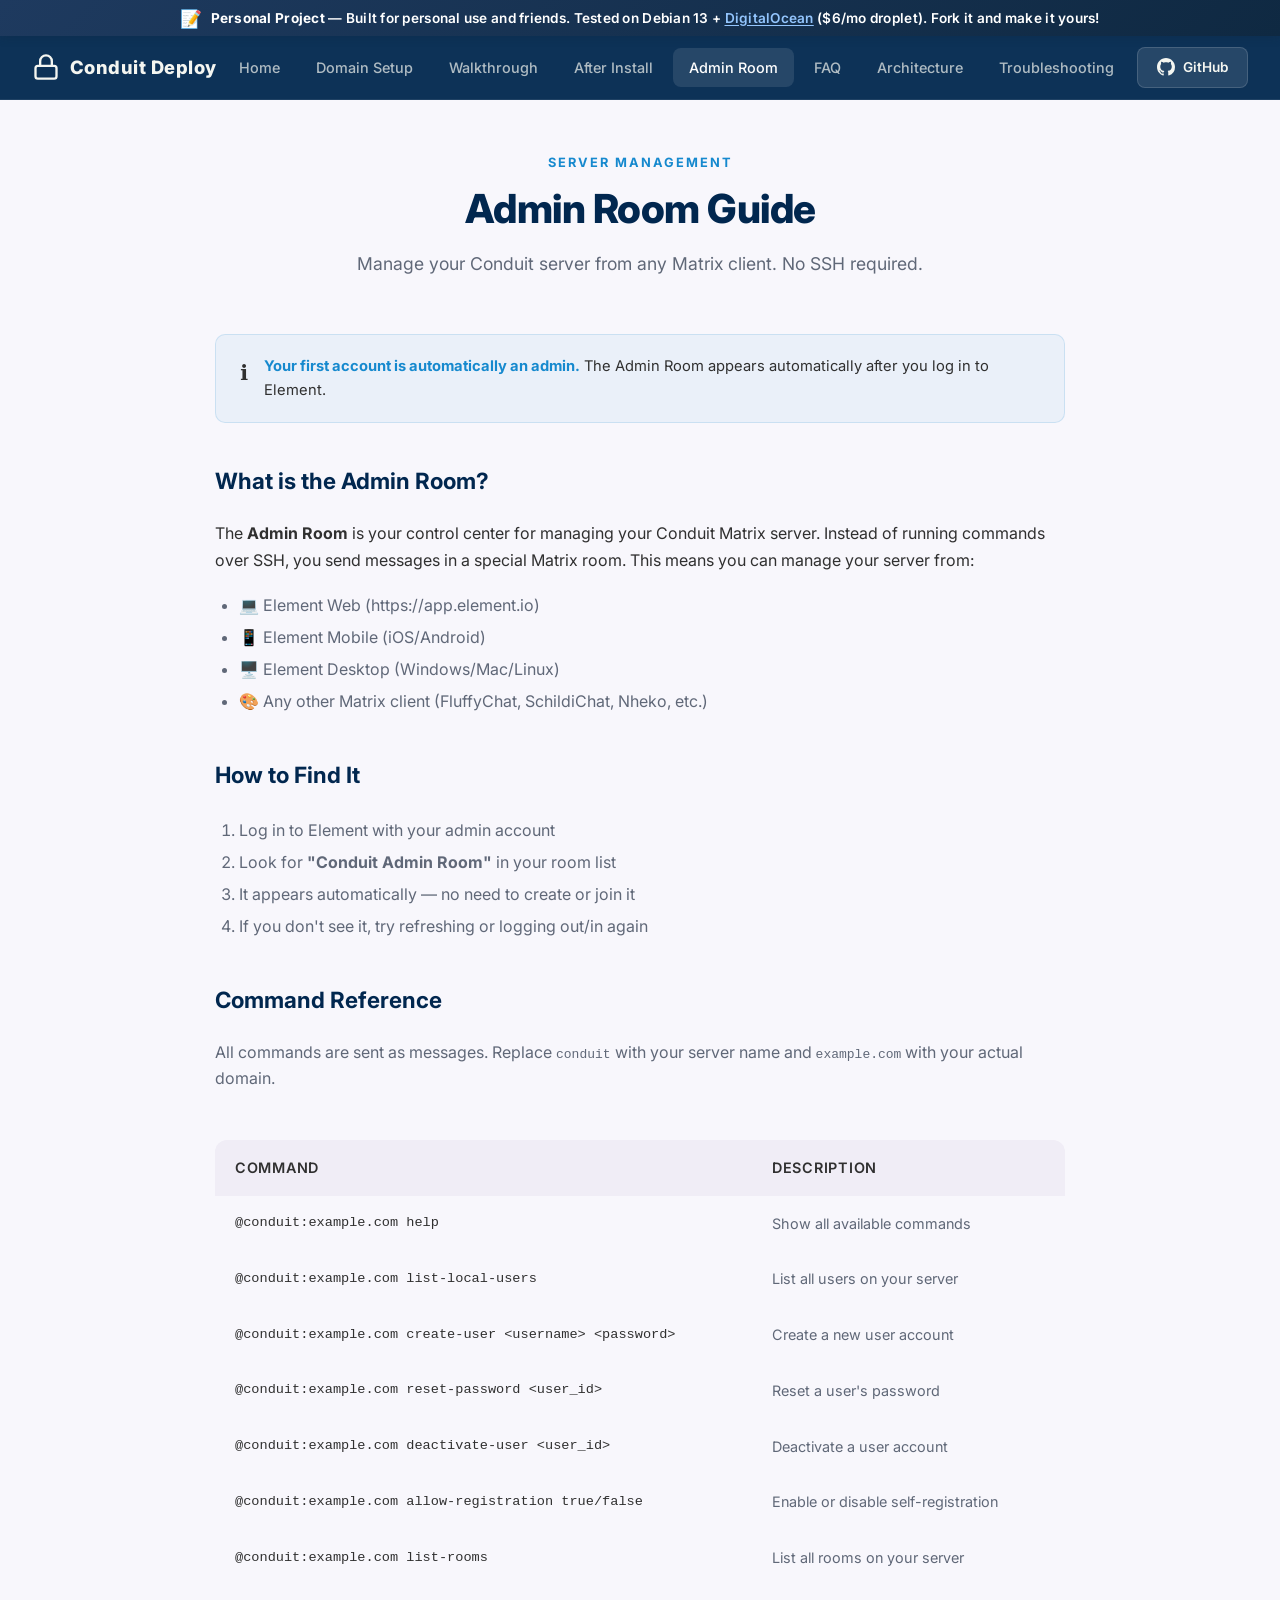
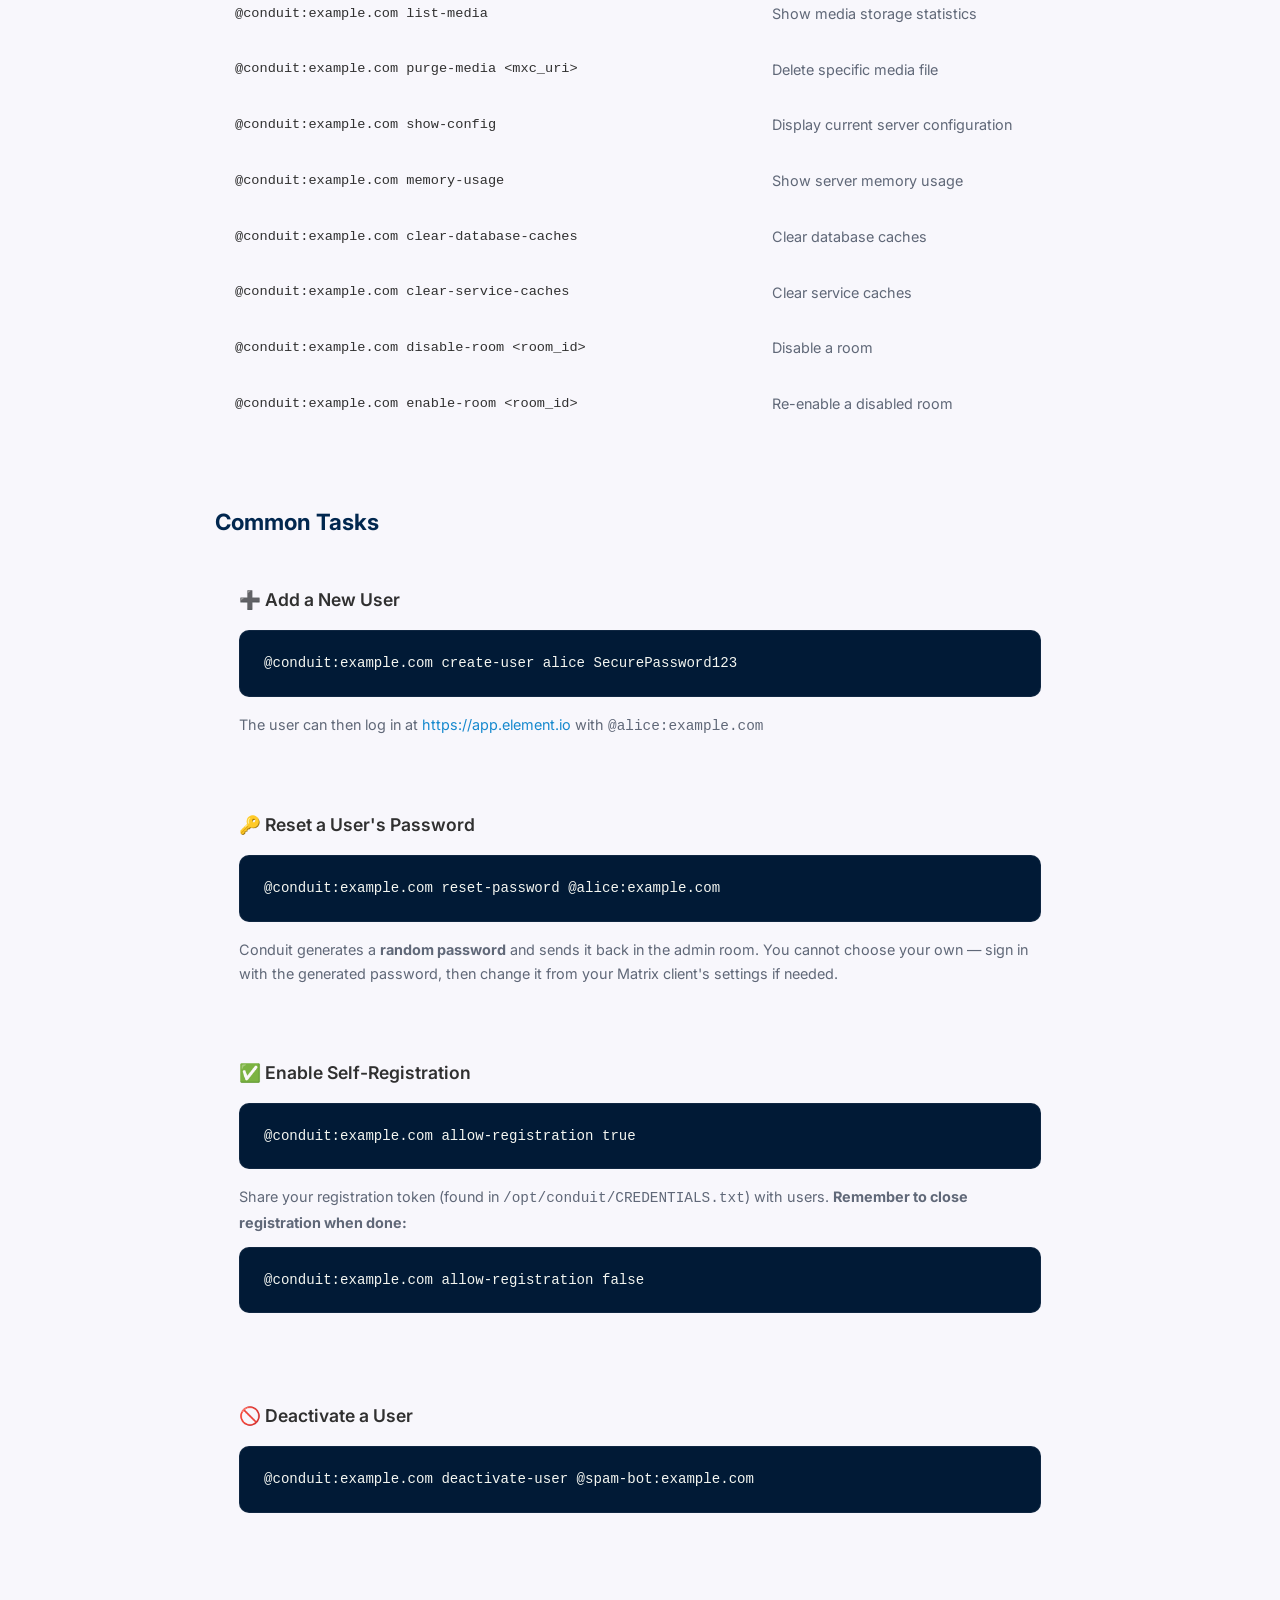
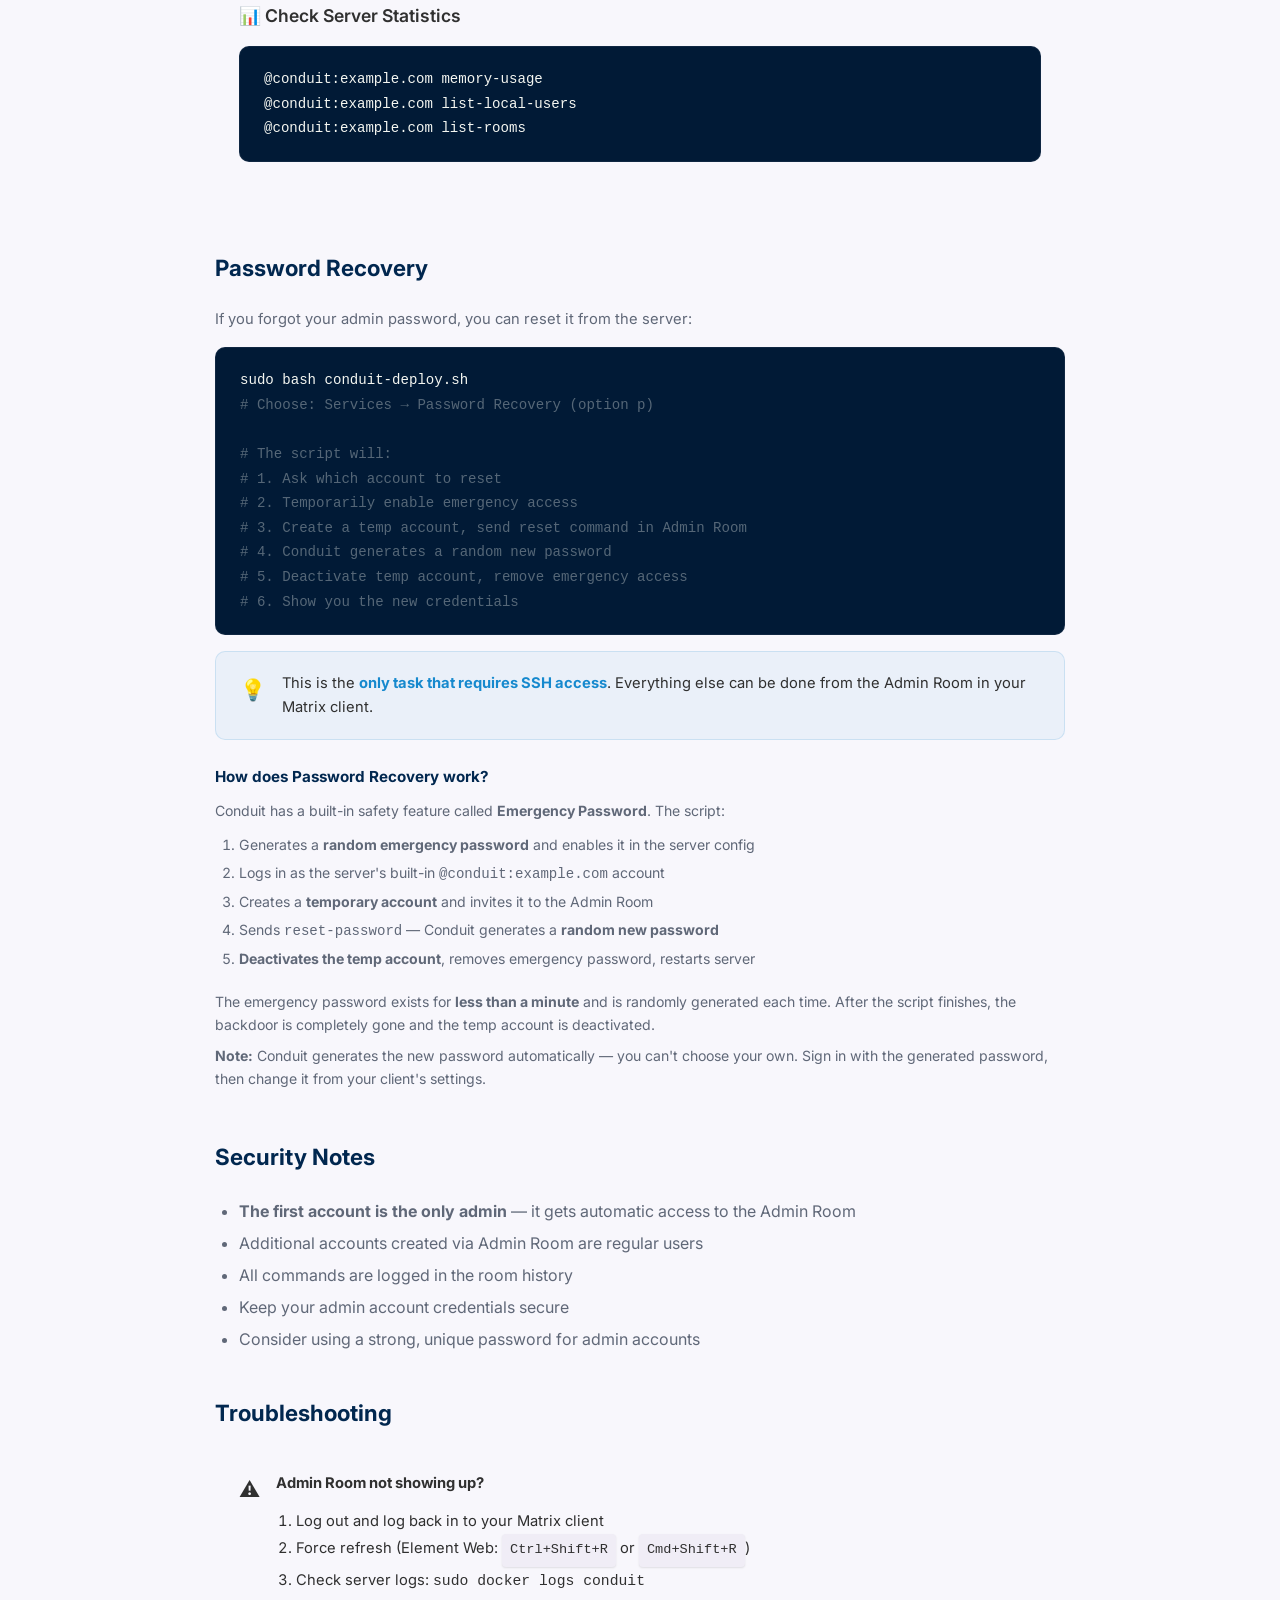
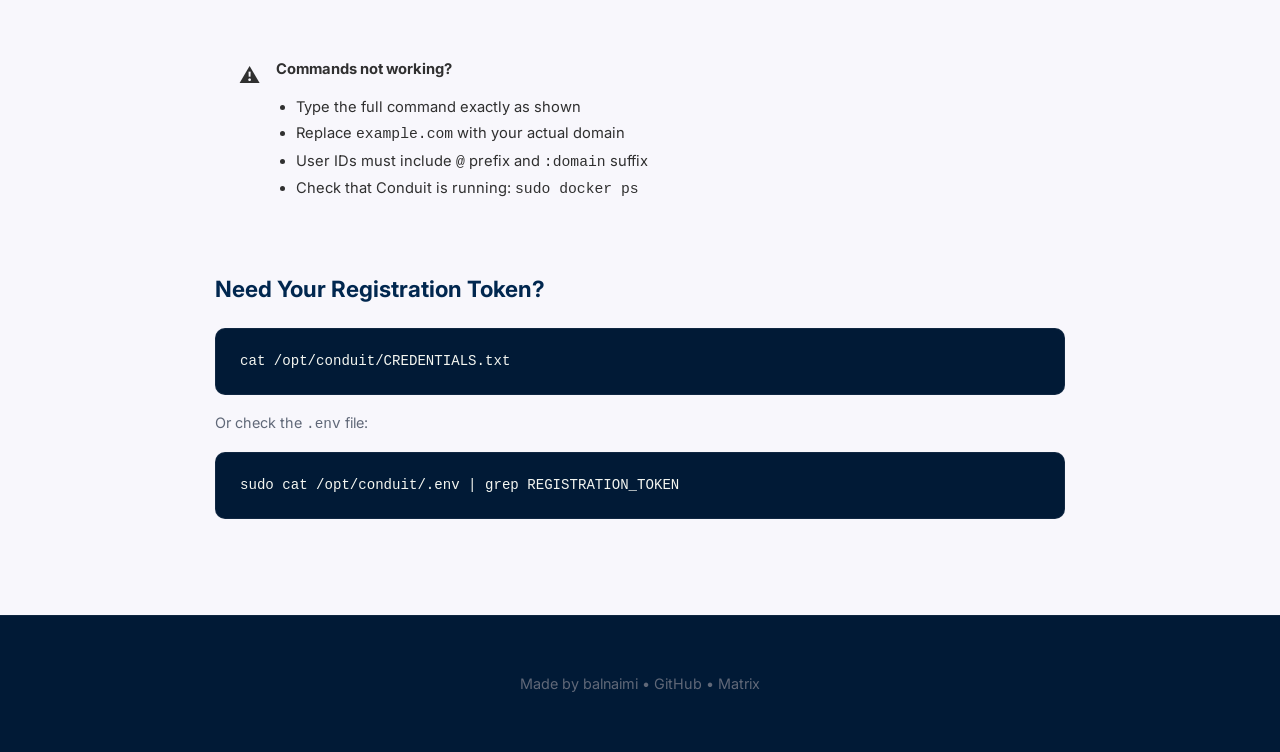
<file: docs/admin.html>
<!DOCTYPE html>
<html lang="en">
<head>
<meta charset="UTF-8">
<meta name="viewport" content="width=device-width, initial-scale=1.0">
<title>Admin Room Guide — Conduit Deploy</title>
<meta name="description" content="Manage your Conduit Matrix server from the Admin Room. Create users, reset passwords, toggle registration, and more — all from your Matrix client.">
<link rel="preconnect" href="https://fonts.googleapis.com">
<link rel="preconnect" href="https://fonts.gstatic.com" crossorigin>
<link href="https://fonts.googleapis.com/css2?family=Inter:wght@300;400;500;600;700;800;900&display=swap" rel="stylesheet">
<link rel="stylesheet" href="style.css">
</head>
<body>

<!-- PREVIEW BANNER -->
<div class="preview-banner">
  <span class="banner-icon">📝</span>
  <span class="banner-text"><strong>Personal Project</strong> — Built for personal use and friends. Tested on Debian 13 + <a href="https://www.digitalocean.com/" target="_blank">DigitalOcean</a> ($6/mo droplet). Fork it and make it yours!</span>
</div>

<!-- NAVBAR -->
<nav class="navbar" id="navbar">
  <div class="nav-brand">
    <svg viewBox="0 0 24 24" fill="none" stroke="currentColor" stroke-width="2" stroke-linecap="round" stroke-linejoin="round"><rect x="3" y="11" width="18" height="11" rx="2" ry="2"/><path d="M7 11V7a5 5 0 0 1 10 0v4"/></svg>
    Conduit Deploy
  </div>
  <div class="nav-links" id="navLinks">
    <a href="index.html">Home</a>
    <a href="domain.html">Domain Setup</a>
    <a href="walkthrough.html">Walkthrough</a>
    <a href="after-install.html">After Install</a>
    <a href="admin.html" class="active">Admin Room</a>
    <a href="faq.html">FAQ</a>
    <a href="architecture.html">Architecture</a>
    <a href="troubleshooting.html">Troubleshooting</a>
  </div>
  <a href="https://github.com/balnaimi/conduit-deploy" target="_blank" class="nav-github">
    <svg width="18" height="18" viewBox="0 0 24 24" fill="currentColor"><path d="M12 0C5.37 0 0 5.37 0 12c0 5.31 3.435 9.795 8.205 11.385.6.105.825-.255.825-.57 0-.285-.015-1.23-.015-2.235-3.015.555-3.795-.735-4.035-1.41-.135-.345-.72-1.41-1.23-1.695-.42-.225-1.02-.78-.015-.795.945-.015 1.62.87 1.845 1.23 1.08 1.815 2.805 1.305 3.495.99.105-.78.42-1.305.765-1.605-2.67-.3-5.46-1.335-5.46-5.925 0-1.305.465-2.385 1.23-3.225-.12-.3-.54-1.53.12-3.18 0 0 1.005-.315 3.3 1.23.96-.27 1.98-.405 3-.405s2.04.135 3 .405c2.295-1.56 3.3-1.23 3.3-1.23.66 1.65.24 2.88.12 3.18.765.84 1.23 1.905 1.23 3.225 0 4.605-2.805 5.625-5.475 5.925.435.375.81 1.095.81 2.22 0 1.605-.015 2.895-.015 3.3 0 .315.225.69.825.57A12.02 12.02 0 0024 12c0-6.63-5.37-12-12-12z"/></svg>
    GitHub
  </a>
  <div class="hamburger" id="hamburger" onclick="toggleNav()">
    <span></span><span></span><span></span>
  </div>
</nav>

<!-- ADMIN ROOM GUIDE -->
<section class="section" style="padding-top:7rem;" id="admin">
  <div class="container-sm">
    <div class="section-header">
      <div class="section-label">Server Management</div>
      <h2 class="section-title">Admin Room Guide</h2>
      <p class="section-desc">Manage your Conduit server from any Matrix client. No SSH required.</p>
    </div>

    <div class="callout callout-info">
      <div class="callout-icon">ℹ️</div>
      <div><strong>Your first account is automatically an admin.</strong> The Admin Room appears automatically after you log in to Element.</div>
    </div>

    <h3 class="subtitle">What is the Admin Room?</h3>
    <p>The <strong>Admin Room</strong> is your control center for managing your Conduit Matrix server. Instead of running commands over SSH, you send messages in a special Matrix room. This means you can manage your server from:</p>
    <ul style="margin:1rem 0 2rem 1.5rem;color:var(--text-dim);line-height:2;">
      <li>💻 Element Web (https://app.element.io)</li>
      <li>📱 Element Mobile (iOS/Android)</li>
      <li>🖥️ Element Desktop (Windows/Mac/Linux)</li>
      <li>🎨 Any other Matrix client (FluffyChat, SchildiChat, Nheko, etc.)</li>
    </ul>

    <h3 class="subtitle">How to Find It</h3>
    <ol style="margin:1rem 0 2rem 1.5rem;color:var(--text-dim);line-height:2;">
      <li>Log in to Element with your admin account</li>
      <li>Look for <strong>"Conduit Admin Room"</strong> in your room list</li>
      <li>It appears automatically — no need to create or join it</li>
      <li>If you don't see it, try refreshing or logging out/in again</li>
    </ol>

    <h3 class="subtitle">Command Reference</h3>
    <p style="margin-bottom:1.5rem;color:var(--text-dim);">All commands are sent as messages. Replace <code>conduit</code> with your server name and <code>example.com</code> with your actual domain.</p>

    <div style="overflow-x:auto;">
      <table class="command-table">
        <thead>
          <tr>
            <th>Command</th>
            <th>Description</th>
          </tr>
        </thead>
        <tbody>
          <tr>
            <td><code>@conduit:example.com help</code></td>
            <td>Show all available commands</td>
          </tr>
          <tr>
            <td><code>@conduit:example.com list-local-users</code></td>
            <td>List all users on your server</td>
          </tr>
          <tr>
            <td><code>@conduit:example.com create-user &lt;username&gt; &lt;password&gt;</code></td>
            <td>Create a new user account</td>
          </tr>
          <tr>
            <td><code>@conduit:example.com reset-password &lt;user_id&gt;</code></td>
            <td>Reset a user's password</td>
          </tr>
          <tr>
            <td><code>@conduit:example.com deactivate-user &lt;user_id&gt;</code></td>
            <td>Deactivate a user account</td>
          </tr>
          <tr>
            <td><code>@conduit:example.com allow-registration true/false</code></td>
            <td>Enable or disable self-registration</td>
          </tr>
          <tr>
            <td><code>@conduit:example.com list-rooms</code></td>
            <td>List all rooms on your server</td>
          </tr>
          <tr>
            <td><code>@conduit:example.com list-media</code></td>
            <td>Show media storage statistics</td>
          </tr>
          <tr>
            <td><code>@conduit:example.com purge-media &lt;mxc_uri&gt;</code></td>
            <td>Delete specific media file</td>
          </tr>
          <tr>
            <td><code>@conduit:example.com show-config</code></td>
            <td>Display current server configuration</td>
          </tr>
          <tr>
            <td><code>@conduit:example.com memory-usage</code></td>
            <td>Show server memory usage</td>
          </tr>
          <tr>
            <td><code>@conduit:example.com clear-database-caches</code></td>
            <td>Clear database caches</td>
          </tr>
          <tr>
            <td><code>@conduit:example.com clear-service-caches</code></td>
            <td>Clear service caches</td>
          </tr>
          <tr>
            <td><code>@conduit:example.com disable-room &lt;room_id&gt;</code></td>
            <td>Disable a room</td>
          </tr>
          <tr>
            <td><code>@conduit:example.com enable-room &lt;room_id&gt;</code></td>
            <td>Re-enable a disabled room</td>
          </tr>
        </tbody>
      </table>
    </div>

    <h3 class="subtitle" style="margin-top:3rem;">Common Tasks</h3>

    <div class="task-card">
      <h4>➕ Add a New User</h4>
      <div class="code-block">@conduit:example.com create-user alice SecurePassword123</div>
      <p style="margin:0.75rem 0 0;color:var(--text-dim);font-size:0.9rem;">The user can then log in at <a href="https://app.element.io" target="_blank">https://app.element.io</a> with <code>@alice:example.com</code></p>
    </div>

    <div class="task-card">
      <h4>🔑 Reset a User's Password</h4>
      <div class="code-block">@conduit:example.com reset-password @alice:example.com</div>
      <p style="margin:0.75rem 0 0;color:var(--text-dim);font-size:0.9rem;">Conduit generates a <strong>random password</strong> and sends it back in the admin room. You cannot choose your own — sign in with the generated password, then change it from your Matrix client's settings if needed.</p>
    </div>

    <div class="task-card">
      <h4>✅ Enable Self-Registration</h4>
      <div class="code-block">@conduit:example.com allow-registration true</div>
      <p style="margin:0.75rem 0 0;color:var(--text-dim);font-size:0.9rem;">Share your registration token (found in <code>/opt/conduit/CREDENTIALS.txt</code>) with users. <strong>Remember to close registration when done:</strong></p>
      <div class="code-block" style="margin-top:0.75rem;">@conduit:example.com allow-registration false</div>
    </div>

    <div class="task-card">
      <h4>🚫 Deactivate a User</h4>
      <div class="code-block">@conduit:example.com deactivate-user @spam-bot:example.com</div>
    </div>

    <div class="task-card">
      <h4>📊 Check Server Statistics</h4>
      <div class="code-block">@conduit:example.com memory-usage
@conduit:example.com list-local-users
@conduit:example.com list-rooms</div>
    </div>

    <h3 class="subtitle" style="margin-top:3rem;">Password Recovery</h3>
    <p style="color:var(--text-dim);font-size:0.92rem;margin-bottom:1rem;">If you forgot your admin password, you can reset it from the server:</p>
    <pre class="code-block">sudo bash conduit-deploy.sh
<span class="comment"># Choose: Services → Password Recovery (option p)</span>

<span class="comment"># The script will:</span>
<span class="comment"># 1. Ask which account to reset</span>
<span class="comment"># 2. Temporarily enable emergency access</span>
<span class="comment"># 3. Create a temp account, send reset command in Admin Room</span>
<span class="comment"># 4. Conduit generates a random new password</span>
<span class="comment"># 5. Deactivate temp account, remove emergency access</span>
<span class="comment"># 6. Show you the new credentials</span></pre>
    <div class="callout callout-info" style="margin-top:0.75rem;">
      <div class="callout-icon">💡</div>
      <div>This is the <strong>only task that requires SSH access</strong>. Everything else can be done from the Admin Room in your Matrix client.</div>
    </div>

    <h4 style="margin-top:1.5rem;color:var(--navy);font-size:0.95rem;">How does Password Recovery work?</h4>
    <p style="color:var(--text-dim);font-size:0.88rem;line-height:1.8;margin-top:0.5rem;">
      Conduit has a built-in safety feature called <strong>Emergency Password</strong>. The script:
    </p>
    <ol style="margin:0.5rem 0 1rem 1.5rem;color:var(--text-dim);font-size:0.88rem;line-height:2;">
      <li>Generates a <strong>random emergency password</strong> and enables it in the server config</li>
      <li>Logs in as the server's built-in <code>@conduit:example.com</code> account</li>
      <li>Creates a <strong>temporary account</strong> and invites it to the Admin Room</li>
      <li>Sends <code>reset-password</code> — Conduit generates a <strong>random new password</strong></li>
      <li><strong>Deactivates the temp account</strong>, removes emergency password, restarts server</li>
    </ol>
    <p style="color:var(--text-dim);font-size:0.88rem;">
      The emergency password exists for <strong>less than a minute</strong> and is randomly generated each time. After the script finishes, the backdoor is completely gone and the temp account is deactivated.
    </p>
    <p style="color:var(--text-dim);font-size:0.88rem;margin-top:0.5rem;">
      <strong>Note:</strong> Conduit generates the new password automatically — you can't choose your own. Sign in with the generated password, then change it from your client's settings.
    </p>

    <h3 class="subtitle" style="margin-top:3rem;">Security Notes</h3>
    <ul style="margin:1rem 0 2rem 1.5rem;color:var(--text-dim);line-height:2;">
      <li><strong>The first account is the only admin</strong> — it gets automatic access to the Admin Room</li>
      <li>Additional accounts created via Admin Room are regular users</li>
      <li>All commands are logged in the room history</li>
      <li>Keep your admin account credentials secure</li>
      <li>Consider using a strong, unique password for admin accounts</li>
    </ul>

    <h3 class="subtitle">Troubleshooting</h3>

    <div class="callout callout-warning">
      <div class="callout-icon">⚠️</div>
      <div>
        <strong>Admin Room not showing up?</strong>
        <ol style="margin:0.75rem 0 0 1.25rem;line-height:1.8;">
          <li>Log out and log back in to your Matrix client</li>
          <li>Force refresh (Element Web: <kbd>Ctrl+Shift+R</kbd> or <kbd>Cmd+Shift+R</kbd>)</li>
          <li>Check server logs: <code>sudo docker logs conduit</code></li>
        </ol>
      </div>
    </div>

    <div class="callout callout-warning" style="margin-top:1.5rem;">
      <div class="callout-icon">⚠️</div>
      <div>
        <strong>Commands not working?</strong>
        <ul style="margin:0.75rem 0 0 1.25rem;line-height:1.8;">
          <li>Type the full command exactly as shown</li>
          <li>Replace <code>example.com</code> with your actual domain</li>
          <li>User IDs must include <code>@</code> prefix and <code>:domain</code> suffix</li>
          <li>Check that Conduit is running: <code>sudo docker ps</code></li>
        </ul>
      </div>
    </div>

    <h3 class="subtitle" style="margin-top:3rem;">Need Your Registration Token?</h3>
    <div class="code-block" style="margin-bottom:1rem;">cat /opt/conduit/CREDENTIALS.txt</div>
    <p style="color:var(--text-dim);font-size:0.9rem;">Or check the <code>.env</code> file:</p>
    <div class="code-block">sudo cat /opt/conduit/.env | grep REGISTRATION_TOKEN</div>

  </div>
</section>

<!-- FOOTER -->
<footer class="footer">
  <div class="container">
    <p style="margin:0;color:var(--text-dim);font-size:0.9rem;">
      Made by <a href="https://github.com/balnaimi" target="_blank" style="color:var(--primary);">balnaimi</a> • 
      <a href="https://github.com/balnaimi/conduit-deploy" target="_blank" style="color:var(--primary);">GitHub</a> • 
      <a href="https://matrix.to/#/@admin:conduit.rs" target="_blank" style="color:var(--primary);">Matrix</a>
    </p>
  </div>
</footer>

<div class="toast" id="toast"></div>

<script>
// NAVBAR SCROLL
window.addEventListener('scroll', () => {
  const navbar = document.getElementById('navbar');
  navbar.classList.toggle('scrolled', window.scrollY > 20);
});

// MOBILE NAV
function toggleNav() {
  document.getElementById('navLinks').classList.toggle('open');
}

// SMOOTH SCROLL
document.querySelectorAll('.nav-links a').forEach(a => {
  a.addEventListener('click', () => {
    document.getElementById('navLinks').classList.remove('open');
  });
});

// COPY BUTTONS
document.addEventListener('DOMContentLoaded', () => {
  document.querySelectorAll('.code-block').forEach(block => {
    const btn = document.createElement('button');
    btn.className = 'copy-btn';
    btn.textContent = '📋 Copy';
    btn.onclick = () => {
      const text = block.textContent.replace('📋 Copy', '').replace('✅ Copied!', '').trim();
      navigator.clipboard.writeText(text).then(() => {
        btn.textContent = '✅ Copied!';
        setTimeout(() => { btn.textContent = '📋 Copy'; }, 2000);
      });
    };
    block.appendChild(btn);
  });
});
</script>

<style>
.command-table {
  width: 100%;
  border-collapse: collapse;
  margin: 1.5rem 0;
  background: var(--bg-elevated);
  border-radius: 12px;
  overflow: hidden;
}

.command-table th,
.command-table td {
  padding: 1rem 1.25rem;
  text-align: left;
  border-bottom: 1px solid var(--border);
}

.command-table th {
  background: var(--bg-alt);
  color: var(--text);
  font-weight: 600;
  font-size: 0.9rem;
  text-transform: uppercase;
  letter-spacing: 0.05em;
}

.command-table tr:last-child td {
  border-bottom: none;
}

.command-table td:first-child {
  font-family: 'SF Mono', Monaco, 'Cascadia Code', 'Roboto Mono', Consolas, 'Courier New', monospace;
  font-size: 0.85rem;
  color: var(--primary);
}

.command-table td:last-child {
  color: var(--text-dim);
  font-size: 0.9rem;
}

.task-card {
  background: var(--bg-elevated);
  border: 1px solid var(--border);
  border-radius: 12px;
  padding: 1.5rem;
  margin-bottom: 1.5rem;
}

.task-card h4 {
  margin: 0 0 1rem 0;
  color: var(--text);
  font-size: 1.1rem;
  font-weight: 600;
}

kbd {
  display: inline-block;
  padding: 0.25rem 0.5rem;
  font-family: 'SF Mono', Monaco, 'Cascadia Code', 'Roboto Mono', Consolas, 'Courier New', monospace;
  font-size: 0.85rem;
  background: var(--bg-alt);
  border: 1px solid var(--border);
  border-radius: 4px;
  box-shadow: 0 1px 2px rgba(0,0,0,0.1);
}
</style>
</body>
</html>
</file>
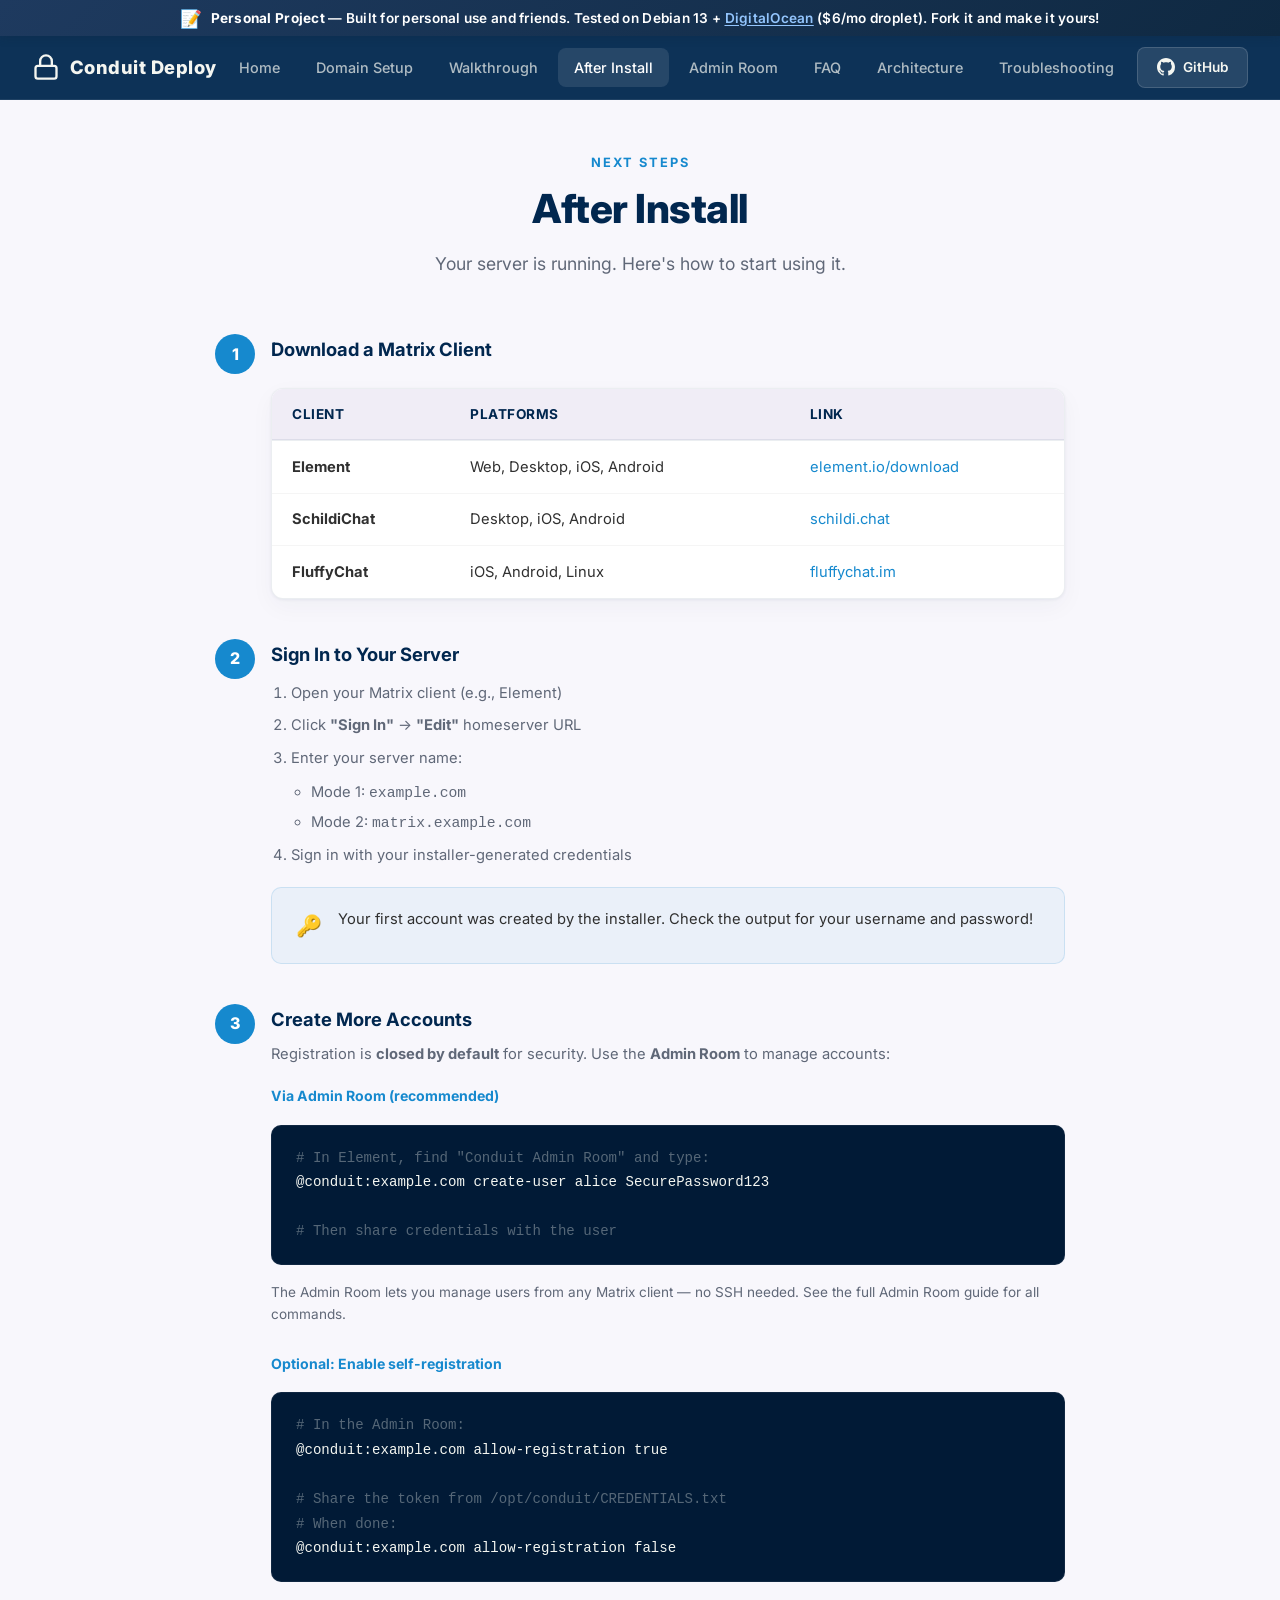
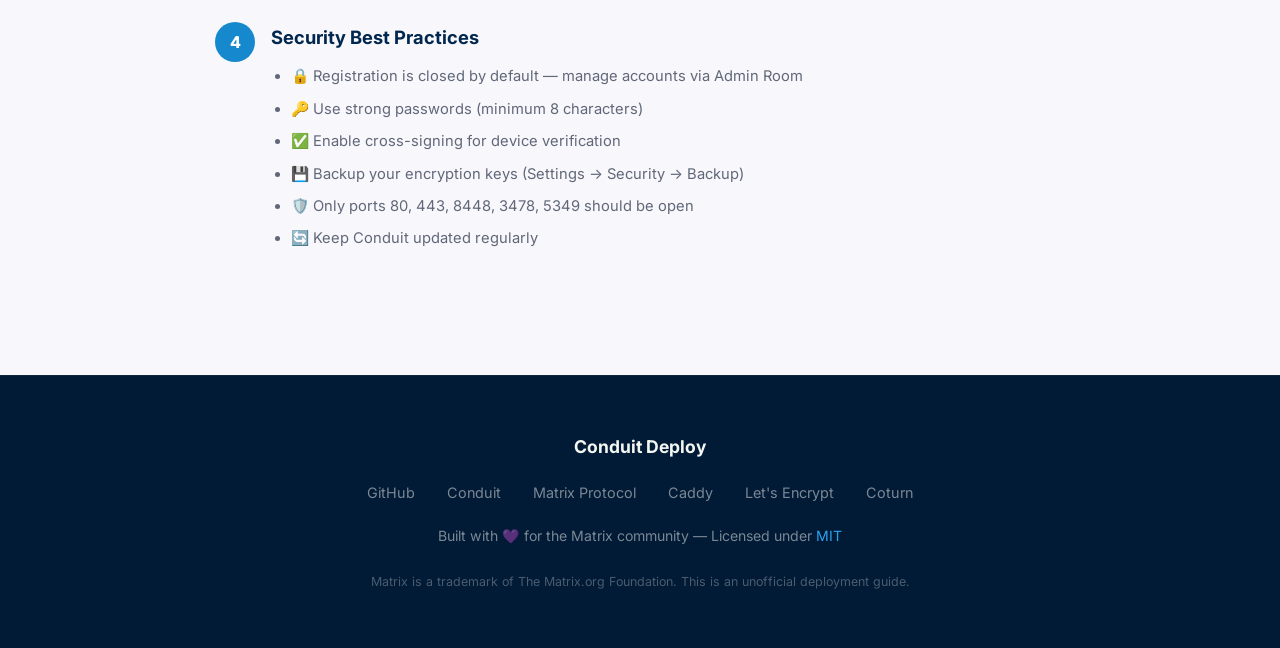
<file: docs/after-install.html>
<!DOCTYPE html>
<html lang="en">
<head>
<meta charset="UTF-8">
<meta name="viewport" content="width=device-width, initial-scale=1.0">
<title>After Install — Conduit Deploy</title>
<meta name="description" content="Deploy your own private Matrix messaging server in minutes. E2EE, voice/video calls, federation — one script, fully automated.">
<link rel="preconnect" href="https://fonts.googleapis.com">
<link rel="preconnect" href="https://fonts.gstatic.com" crossorigin>
<link href="https://fonts.googleapis.com/css2?family=Inter:wght@300;400;500;600;700;800;900&display=swap" rel="stylesheet">
<link rel="stylesheet" href="style.css">
</head>
<body>

<!-- PREVIEW BANNER -->
<div class="preview-banner">
  <span class="banner-icon">📝</span>
  <span class="banner-text"><strong>Personal Project</strong> — Built for personal use and friends. Tested on Debian 13 + <a href="https://www.digitalocean.com/" target="_blank">DigitalOcean</a> ($6/mo droplet). Fork it and make it yours!</span>
</div>


<!-- NAVBAR -->
<nav class="navbar" id="navbar">
  <div class="nav-brand">
    <svg viewBox="0 0 24 24" fill="none" stroke="currentColor" stroke-width="2" stroke-linecap="round" stroke-linejoin="round"><rect x="3" y="11" width="18" height="11" rx="2" ry="2"/><path d="M7 11V7a5 5 0 0 1 10 0v4"/></svg>
    Conduit Deploy
  </div>
  <div class="nav-links" id="navLinks">
    <a href="index.html">Home</a>
    <a href="domain.html">Domain Setup</a>
    <a href="walkthrough.html">Walkthrough</a>
    <a href="after-install.html" class="active">After Install</a>
    <a href="admin.html">Admin Room</a>
    <a href="faq.html">FAQ</a>
    <a href="architecture.html">Architecture</a>
    <a href="troubleshooting.html">Troubleshooting</a>
  </div>
  <a href="https://github.com/balnaimi/conduit-deploy" target="_blank" class="nav-github">
    <svg width="18" height="18" viewBox="0 0 24 24" fill="currentColor"><path d="M12 0C5.37 0 0 5.37 0 12c0 5.31 3.435 9.795 8.205 11.385.6.105.825-.255.825-.57 0-.285-.015-1.23-.015-2.235-3.015.555-3.795-.735-4.035-1.41-.135-.345-.72-1.41-1.23-1.695-.42-.225-1.02-.78-.015-.795.945-.015 1.62.87 1.845 1.23 1.08 1.815 2.805 1.305 3.495.99.105-.78.42-1.305.765-1.605-2.67-.3-5.46-1.335-5.46-5.925 0-1.305.465-2.385 1.23-3.225-.12-.3-.54-1.53.12-3.18 0 0 1.005-.315 3.3 1.23.96-.27 1.98-.405 3-.405s2.04.135 3 .405c2.295-1.56 3.3-1.23 3.3-1.23.66 1.65.24 2.88.12 3.18.765.84 1.23 1.905 1.23 3.225 0 4.605-2.805 5.625-5.475 5.925.435.375.81 1.095.81 2.22 0 1.605-.015 2.895-.015 3.3 0 .315.225.69.825.57A12.02 12.02 0 0024 12c0-6.63-5.37-12-12-12z"/></svg>
    GitHub
  </a>
  <div class="hamburger" id="hamburger" onclick="toggleNav()">
    <span></span><span></span><span></span>
  </div>
</nav>

<section class="section" style="padding-top:7rem;" style="padding-top:7rem;" class="section section-warm" id="after">
  <div class="container-sm">
    <div class="section-header">
      <div class="section-label">Next Steps</div>
      <h2 class="section-title">After Install</h2>
      <p class="section-desc">Your server is running. Here's how to start using it.</p>
    </div>

    <div class="steps">
      <div class="step">
        <h3>Download a Matrix Client</h3>
        <div class="table-wrap">
          <table>
            <thead><tr><th>Client</th><th>Platforms</th><th>Link</th></tr></thead>
            <tbody>
              <tr><td><strong>Element</strong></td><td>Web, Desktop, iOS, Android</td><td><a href="https://element.io/download" target="_blank">element.io/download</a></td></tr>
              <tr><td><strong>SchildiChat</strong></td><td>Desktop, iOS, Android</td><td><a href="https://schildi.chat/" target="_blank">schildi.chat</a></td></tr>
              <tr><td><strong>FluffyChat</strong></td><td>iOS, Android, Linux</td><td><a href="https://fluffychat.im/" target="_blank">fluffychat.im</a></td></tr>
            </tbody>
          </table>
        </div>
      </div>

      <div class="step">
        <h3>Sign In to Your Server</h3>
        <ol style="margin-left:1.25rem;color:var(--text-dim);font-size:0.92rem;line-height:2.2;">
          <li>Open your Matrix client (e.g., Element)</li>
          <li>Click <strong>"Sign In"</strong> → <strong>"Edit"</strong> homeserver URL</li>
          <li>Enter your server name:
            <ul style="margin:0.25rem 0 0 1.25rem;line-height:2;">
              <li>Mode 1: <code>example.com</code></li>
              <li>Mode 2: <code>matrix.example.com</code></li>
            </ul>
          </li>
          <li>Sign in with your installer-generated credentials</li>
        </ol>
        <div class="callout callout-info" style="margin-top:1rem;">
          <div class="callout-icon">🔑</div>
          <div>Your first account was created by the installer. Check the output for your username and password!</div>
        </div>
      </div>

      <div class="step">
        <h3>Create More Accounts</h3>
        <p>Registration is <strong>closed by default</strong> for security. Use the <strong>Admin Room</strong> to manage accounts:</p>
        <div style="margin-top:1rem;">
          <strong style="color:var(--blue);font-size:0.88rem;">Via Admin Room (recommended)</strong>
          <pre class="code-block"><span class="comment"># In Element, find "Conduit Admin Room" and type:</span>
@conduit:example.com create-user alice SecurePassword123

<span class="comment"># Then share credentials with the user</span></pre>
          <p style="color:var(--text-dim);font-size:0.85rem;margin-top:0.5rem;">
            The Admin Room lets you manage users from any Matrix client — no SSH needed. 
            See the <a href="admin.html" style="color:var(--primary);">full Admin Room guide</a> for all commands.
          </p>
        </div>
        <div style="margin-top:1.5rem;">
          <strong style="color:var(--blue);font-size:0.88rem;">Optional: Enable self-registration</strong>
          <pre class="code-block"><span class="comment"># In the Admin Room:</span>
@conduit:example.com allow-registration true

<span class="comment"># Share the token from /opt/conduit/CREDENTIALS.txt</span>
<span class="comment"># When done:</span>
@conduit:example.com allow-registration false</pre>
        </div>
      </div>

      <div class="step">
        <h3>Security Best Practices</h3>
        <ul style="margin-left:1.25rem;color:var(--text-dim);font-size:0.92rem;line-height:2.2;">
          <li>🔒 Registration is closed by default — manage accounts via Admin Room</li>
          <li>🔑 Use strong passwords (minimum 8 characters)</li>
          <li>✅ Enable cross-signing for device verification</li>
          <li>💾 Backup your encryption keys (Settings → Security → Backup)</li>
          <li>🛡️ Only ports 80, 443, 8448, 3478, 5349 should be open</li>
          <li>🔄 Keep Conduit updated regularly</li>
        </ul>
      </div>
    </div>
  </div>
</section>



<!-- FOOTER -->
<footer class="footer">
  <div class="footer-brand">Conduit Deploy</div>
  <div class="footer-links">
    <a href="https://github.com/balnaimi/conduit-deploy" target="_blank">GitHub</a>
    <a href="https://conduit.rs/" target="_blank">Conduit</a>
    <a href="https://matrix.org/" target="_blank">Matrix Protocol</a>
    <a href="https://caddyserver.com/" target="_blank">Caddy</a>
    <a href="https://letsencrypt.org/" target="_blank">Let's Encrypt</a>
    <a href="https://github.com/coturn/coturn" target="_blank">Coturn</a>
  </div>
  <p style="font-size:0.88rem;">Built with 💜 for the Matrix community — Licensed under <a href="https://opensource.org/licenses/MIT" target="_blank">MIT</a></p>
  <p class="footer-copy">Matrix is a trademark of The Matrix.org Foundation. This is an unofficial deployment guide.</p>
</footer>

<div class="toast" id="toast"></div>

<script>
// NAVBAR SCROLL
const navbar = document.getElementById('navbar');
window.addEventListener('scroll', () => {
  navbar.classList.toggle('scrolled', window.scrollY > 20);
});

// MOBILE NAV
function toggleNav() {
  document.getElementById('navLinks').classList.toggle('open');
}

// SMOOTH SCROLL (close mobile nav)
document.querySelectorAll('.nav-links a').forEach(a => {
  a.addEventListener('click', () => {
    document.getElementById('navLinks').classList.remove('open');
  });
});

// COPY BUTTONS
document.addEventListener('DOMContentLoaded', () => {
  document.querySelectorAll('.code-block').forEach(block => {
    const btn = document.createElement('button');
    btn.className = 'copy-btn';
    btn.textContent = '📋 Copy';
    btn.onclick = () => {
      const text = block.textContent.replace('📋 Copy', '').replace('✅ Copied!', '').trim();
      navigator.clipboard.writeText(text).then(() => {
        btn.textContent = '✅ Copied!';
        setTimeout(() => { btn.textContent = '📋 Copy'; }, 2000);
      });
    };
    block.appendChild(btn);
  });
});

// TOAST
function showToast(msg) {
  const t = document.getElementById('toast');
  t.textContent = msg;
  t.classList.add('show');
  setTimeout(() => t.classList.remove('show'), 2500);
}
</script>
</body>
</html>
</file>
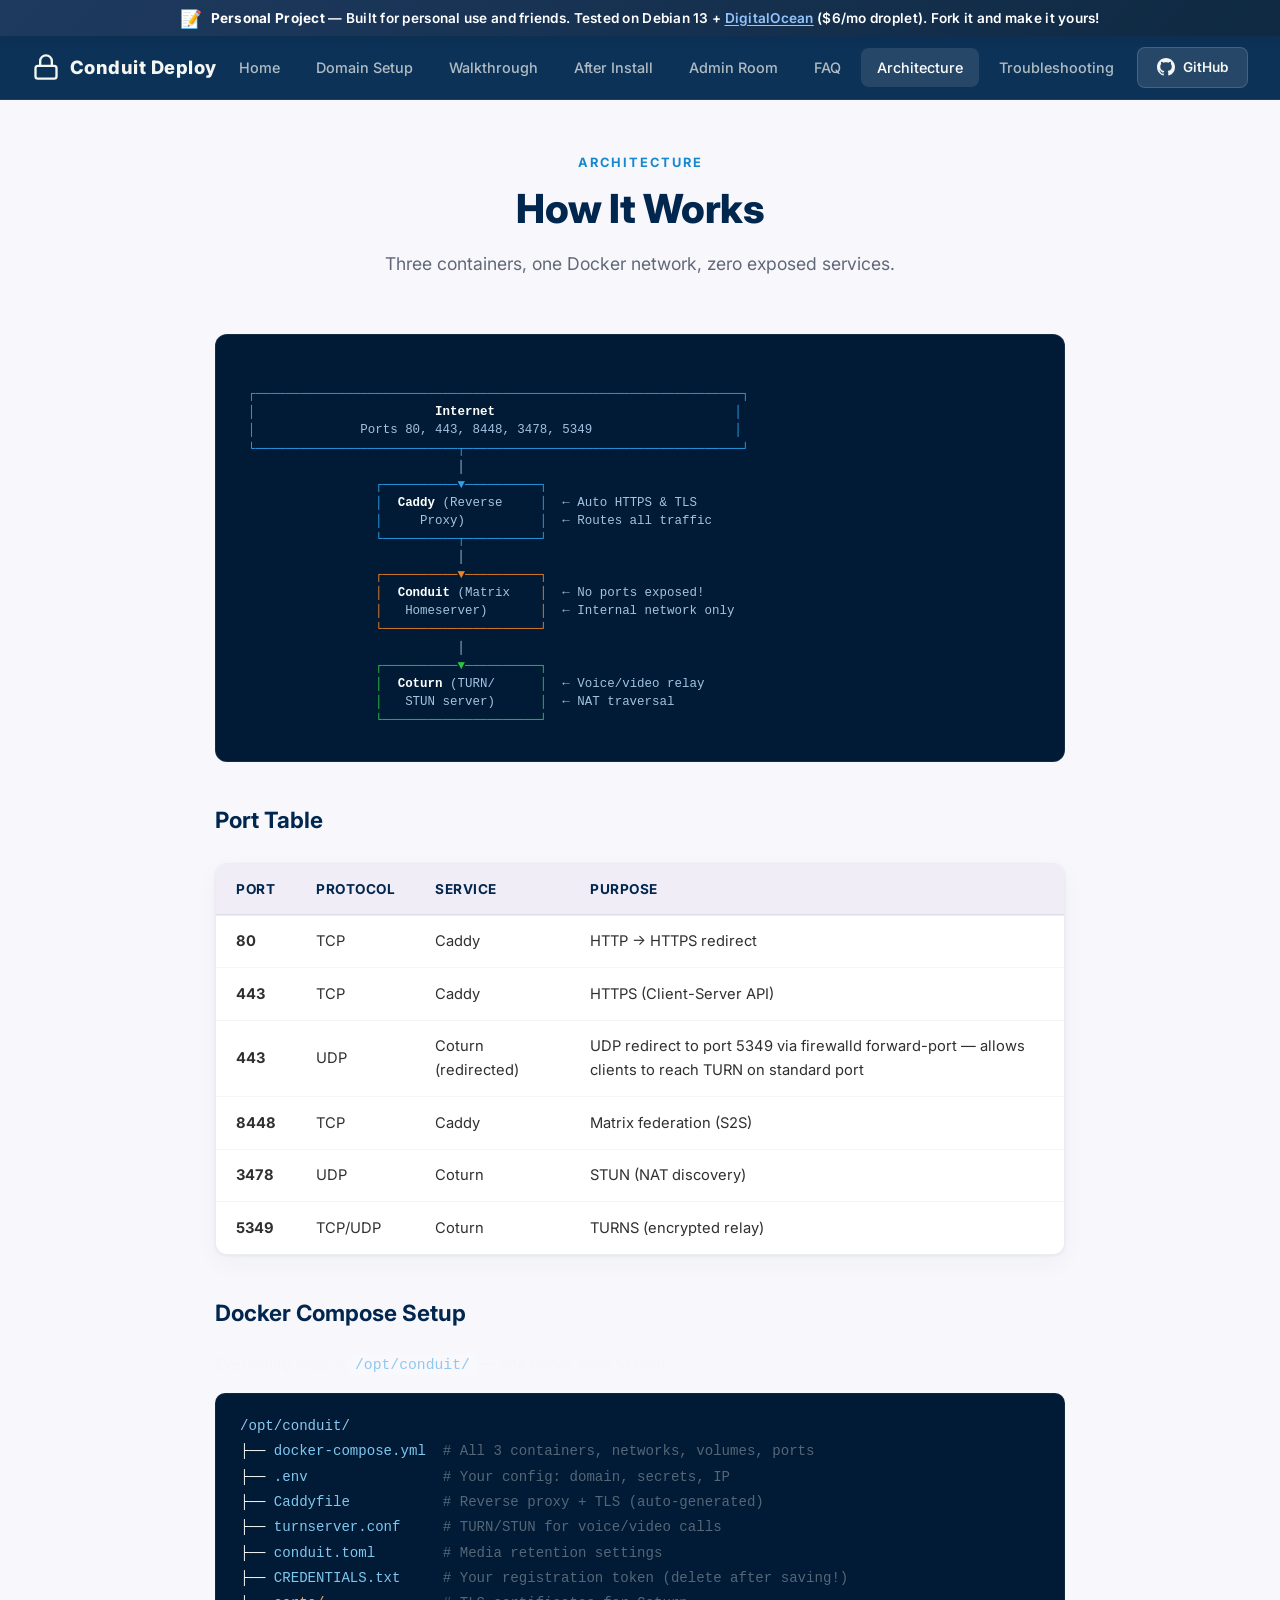
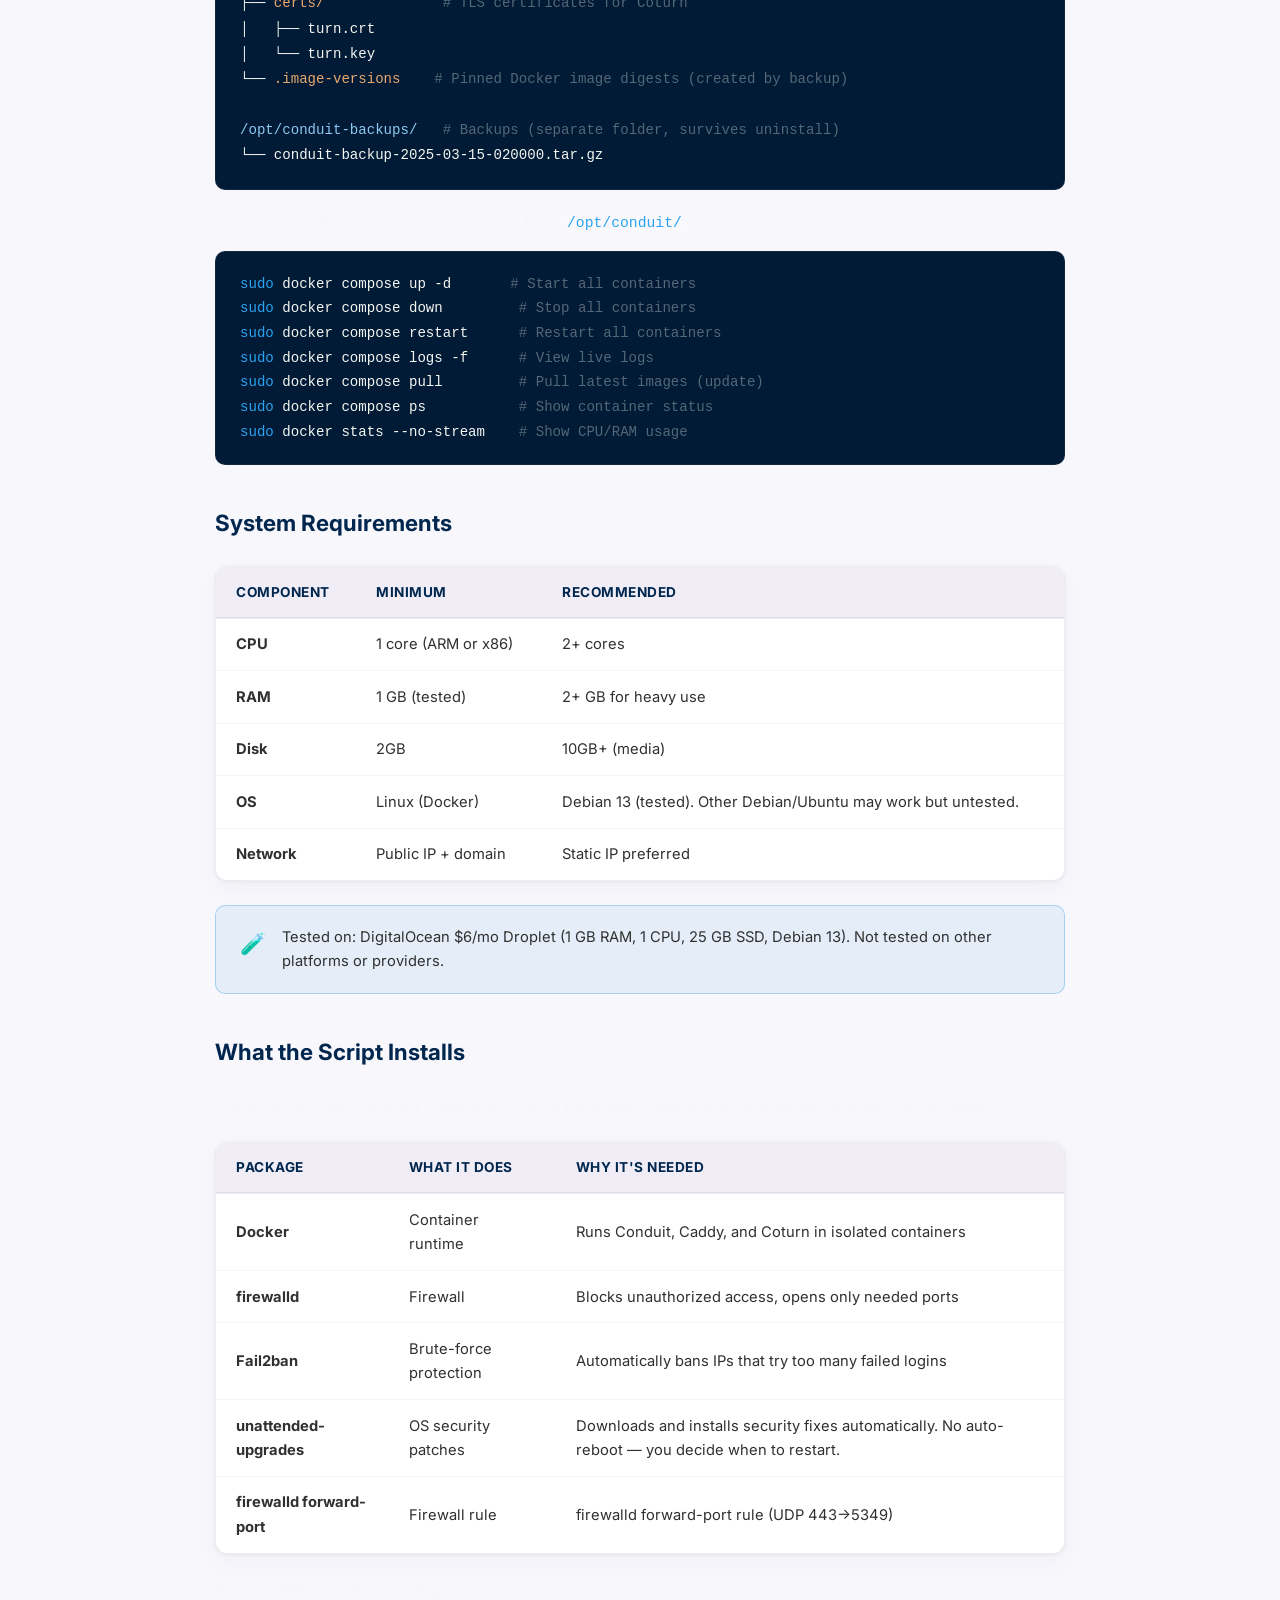
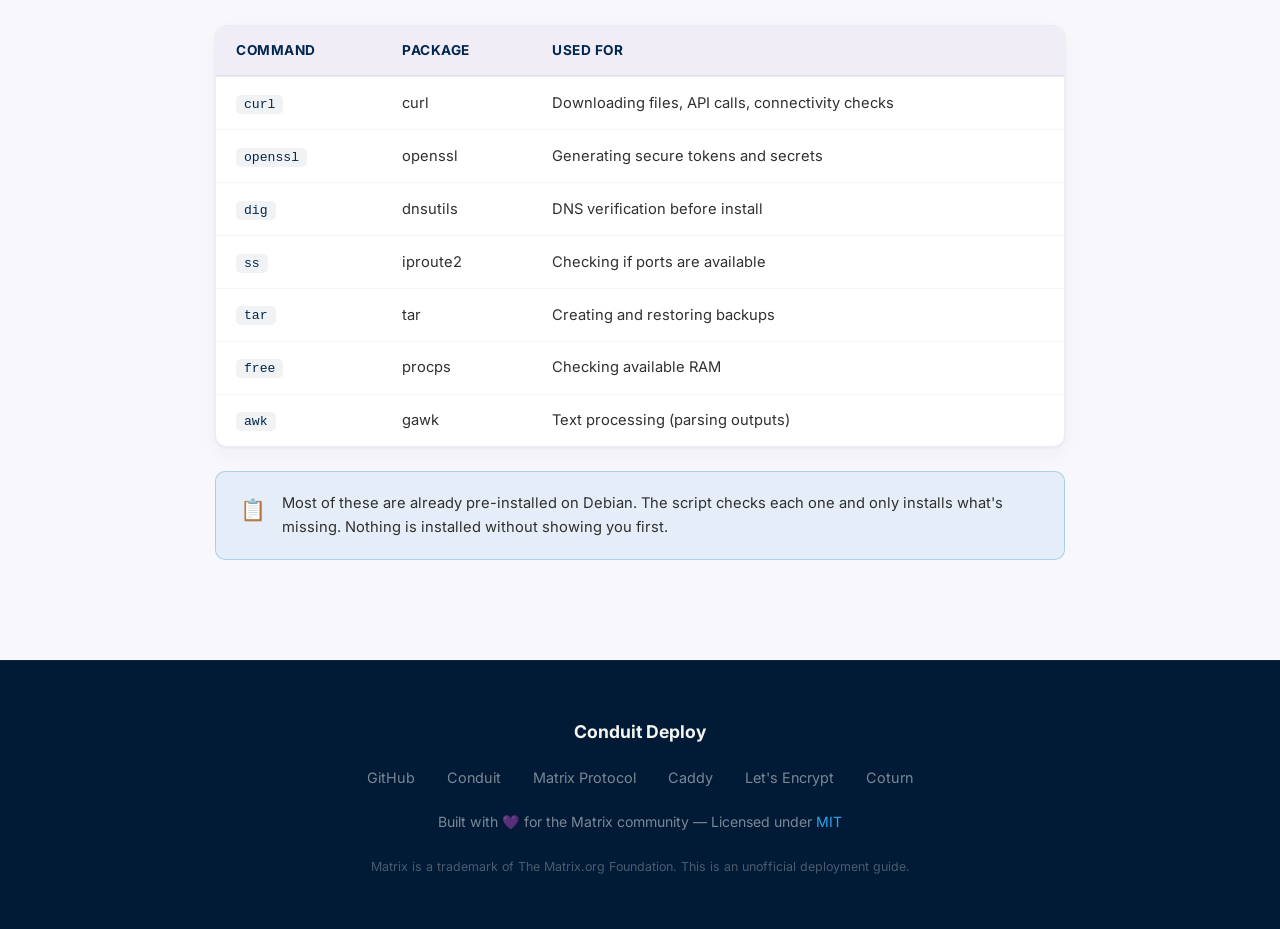
<file: docs/architecture.html>
<!DOCTYPE html>
<html lang="en">
<head>
<meta charset="UTF-8">
<meta name="viewport" content="width=device-width, initial-scale=1.0">
<title>Architecture — Conduit Deploy</title>
<meta name="description" content="Deploy your own private Matrix messaging server in minutes. E2EE, voice/video calls, federation — one script, fully automated.">
<link rel="preconnect" href="https://fonts.googleapis.com">
<link rel="preconnect" href="https://fonts.gstatic.com" crossorigin>
<link href="https://fonts.googleapis.com/css2?family=Inter:wght@300;400;500;600;700;800;900&display=swap" rel="stylesheet">
<link rel="stylesheet" href="style.css">
</head>
<body>

<!-- PREVIEW BANNER -->
<div class="preview-banner">
  <span class="banner-icon">📝</span>
  <span class="banner-text"><strong>Personal Project</strong> — Built for personal use and friends. Tested on Debian 13 + <a href="https://www.digitalocean.com/" target="_blank">DigitalOcean</a> ($6/mo droplet). Fork it and make it yours!</span>
</div>


<!-- NAVBAR -->
<nav class="navbar" id="navbar">
  <div class="nav-brand">
    <svg viewBox="0 0 24 24" fill="none" stroke="currentColor" stroke-width="2" stroke-linecap="round" stroke-linejoin="round"><rect x="3" y="11" width="18" height="11" rx="2" ry="2"/><path d="M7 11V7a5 5 0 0 1 10 0v4"/></svg>
    Conduit Deploy
  </div>
  <div class="nav-links" id="navLinks">
    <a href="index.html">Home</a>
    <a href="domain.html">Domain Setup</a>
    <a href="walkthrough.html">Walkthrough</a>
    <a href="after-install.html">After Install</a>
    <a href="admin.html">Admin Room</a>
    <a href="faq.html">FAQ</a>
    <a href="architecture.html" class="active">Architecture</a>
    <a href="troubleshooting.html">Troubleshooting</a>
  </div>
  <a href="https://github.com/balnaimi/conduit-deploy" target="_blank" class="nav-github">
    <svg width="18" height="18" viewBox="0 0 24 24" fill="currentColor"><path d="M12 0C5.37 0 0 5.37 0 12c0 5.31 3.435 9.795 8.205 11.385.6.105.825-.255.825-.57 0-.285-.015-1.23-.015-2.235-3.015.555-3.795-.735-4.035-1.41-.135-.345-.72-1.41-1.23-1.695-.42-.225-1.02-.78-.015-.795.945-.015 1.62.87 1.845 1.23 1.08 1.815 2.805 1.305 3.495.99.105-.78.42-1.305.765-1.605-2.67-.3-5.46-1.335-5.46-5.925 0-1.305.465-2.385 1.23-3.225-.12-.3-.54-1.53.12-3.18 0 0 1.005-.315 3.3 1.23.96-.27 1.98-.405 3-.405s2.04.135 3 .405c2.295-1.56 3.3-1.23 3.3-1.23.66 1.65.24 2.88.12 3.18.765.84 1.23 1.905 1.23 3.225 0 4.605-2.805 5.625-5.475 5.925.435.375.81 1.095.81 2.22 0 1.605-.015 2.895-.015 3.3 0 .315.225.69.825.57A12.02 12.02 0 0024 12c0-6.63-5.37-12-12-12z"/></svg>
    GitHub
  </a>
  <div class="hamburger" id="hamburger" onclick="toggleNav()">
    <span></span><span></span><span></span>
  </div>
</nav>

<section class="section" style="padding-top:7rem;" style="padding-top:7rem;" class="section section-dark" id="arch">
  <div class="container-sm">
    <div class="section-header">
      <div class="section-label">Architecture</div>
      <h2 class="section-title">How It Works</h2>
      <p class="section-desc">Three containers, one Docker network, zero exposed services.</p>
    </div>

    <div class="arch-diagram">
<span style="color:var(--blue-light);">┌─────────────────────────────────────────────────────────────────┐</span>
<span style="color:var(--blue-light);">│</span>                        <span style="color:#fff;font-weight:600;">Internet</span>                                <span style="color:var(--blue-light);">│</span>
<span style="color:var(--blue-light);">│</span>              Ports 80, 443, 8448, 3478, 5349                   <span style="color:var(--blue-light);">│</span>
<span style="color:var(--blue-light);">└───────────────────────────┬─────────────────────────────────────┘</span>
                            │
                 <span style="color:var(--blue-light);">┌──────────▼──────────┐</span>
                 <span style="color:var(--blue-light);">│</span>  <span style="color:#fff;font-weight:600;">Caddy</span> (Reverse     <span style="color:var(--blue-light);">│</span>  ← Auto HTTPS & TLS
                 <span style="color:var(--blue-light);">│</span>     Proxy)          <span style="color:var(--blue-light);">│</span>  ← Routes all traffic
                 <span style="color:var(--blue-light);">└──────────┬──────────┘</span>
                            │
                 <span style="color:var(--orange-light);">┌──────────▼──────────┐</span>
                 <span style="color:var(--orange-light);">│</span>  <span style="color:#fff;font-weight:600;">Conduit</span> (Matrix    <span style="color:var(--orange-light);">│</span>  ← No ports exposed!
                 <span style="color:var(--orange-light);">│</span>   Homeserver)       <span style="color:var(--orange-light);">│</span>  ← Internal network only
                 <span style="color:var(--orange-light);">└─────────────────────┘</span>
                            │
                 <span style="color:#28c840;">┌──────────▼──────────┐</span>
                 <span style="color:#28c840;">│</span>  <span style="color:#fff;font-weight:600;">Coturn</span> (TURN/      <span style="color:#28c840;">│</span>  ← Voice/video relay
                 <span style="color:#28c840;">│</span>   STUN server)      <span style="color:#28c840;">│</span>  ← NAT traversal
                 <span style="color:#28c840;">└─────────────────────┘</span></div>

    <h3 class="subtitle">Port Table</h3>
    <div class="table-wrap">
      <table>
        <thead><tr><th>Port</th><th>Protocol</th><th>Service</th><th>Purpose</th></tr></thead>
        <tbody>
          <tr><td><strong>80</strong></td><td>TCP</td><td>Caddy</td><td>HTTP → HTTPS redirect</td></tr>
          <tr><td><strong>443</strong></td><td>TCP</td><td>Caddy</td><td>HTTPS (Client-Server API)</td></tr>
          <tr><td><strong>443</strong></td><td>UDP</td><td>Coturn (redirected)</td><td>UDP redirect to port 5349 via firewalld forward-port — allows clients to reach TURN on standard port</td></tr>
          <tr><td><strong>8448</strong></td><td>TCP</td><td>Caddy</td><td>Matrix federation (S2S)</td></tr>
          <tr><td><strong>3478</strong></td><td>UDP</td><td>Coturn</td><td>STUN (NAT discovery)</td></tr>
          <tr><td><strong>5349</strong></td><td>TCP/UDP</td><td>Coturn</td><td>TURNS (encrypted relay)</td></tr>
        </tbody>
      </table>
    </div>

    <h3 class="subtitle">Docker Compose Setup</h3>
    <p style="color:rgba(244,246,241,0.65);font-size:0.92rem;margin-bottom:1rem;">Everything lives in <code style="background:rgba(255,255,255,0.1);color:#8ec8f0;padding:2px 6px;border-radius:4px;">/opt/conduit/</code> — one folder, easy to find:</p>
    <pre class="code-block" style="font-size:0.88rem;line-height:1.8;"><span style="color:#8ec8f0;">/opt/conduit/</span>
├── <span style="color:#7ec8f0;">docker-compose.yml</span>  <span class="comment"># All 3 containers, networks, volumes, ports</span>
├── <span style="color:#7ec8f0;">.env</span>                <span class="comment"># Your config: domain, secrets, IP</span>
├── <span style="color:#7ec8f0;">Caddyfile</span>           <span class="comment"># Reverse proxy + TLS (auto-generated)</span>
├── <span style="color:#7ec8f0;">turnserver.conf</span>     <span class="comment"># TURN/STUN for voice/video calls</span>
├── <span style="color:#7ec8f0;">conduit.toml</span>        <span class="comment"># Media retention settings</span>
├── <span style="color:#7ec8f0;">CREDENTIALS.txt</span>     <span class="comment"># Your registration token (delete after saving!)</span>
├── <span style="color:#e8a86e;">certs/</span>              <span class="comment"># TLS certificates for Coturn</span>
│   ├── turn.crt
│   └── turn.key
└── <span style="color:#e8a86e;">.image-versions</span>    <span class="comment"># Pinned Docker image digests (created by backup)</span>

<span style="color:#8ec8f0;">/opt/conduit-backups/</span>   <span class="comment"># Backups (separate folder, survives uninstall)</span>
└── conduit-backup-2025-03-15-020000.tar.gz</pre>

    <p style="color:rgba(244,246,241,0.65);font-size:0.92rem;margin:1.25rem 0 0.75rem;">Common Docker Compose commands (run from <code style="background:rgba(255,255,255,0.08);color:var(--blue-light);padding:2px 6px;border-radius:4px;">/opt/conduit/</code>):</p>
    <pre class="code-block"><span class="cmd">sudo</span> docker compose up -d       <span class="comment"># Start all containers</span>
<span class="cmd">sudo</span> docker compose down         <span class="comment"># Stop all containers</span>
<span class="cmd">sudo</span> docker compose restart      <span class="comment"># Restart all containers</span>
<span class="cmd">sudo</span> docker compose logs -f      <span class="comment"># View live logs</span>
<span class="cmd">sudo</span> docker compose pull         <span class="comment"># Pull latest images (update)</span>
<span class="cmd">sudo</span> docker compose ps           <span class="comment"># Show container status</span>
<span class="cmd">sudo</span> docker stats --no-stream    <span class="comment"># Show CPU/RAM usage</span></pre>

    <h3 class="subtitle">System Requirements</h3>
    <div class="table-wrap">
      <table>
        <thead><tr><th>Component</th><th>Minimum</th><th>Recommended</th></tr></thead>
        <tbody>
          <tr><td><strong>CPU</strong></td><td>1 core (ARM or x86)</td><td>2+ cores</td></tr>
          <tr><td><strong>RAM</strong></td><td>1 GB (tested)</td><td>2+ GB for heavy use</td></tr>
          <tr><td><strong>Disk</strong></td><td>2GB</td><td>10GB+ (media)</td></tr>
          <tr><td><strong>OS</strong></td><td>Linux (Docker)</td><td>Debian 13 (tested). Other Debian/Ubuntu may work but untested.</td></tr>
          <tr><td><strong>Network</strong></td><td>Public IP + domain</td><td>Static IP preferred</td></tr>
        </tbody>
      </table>
    </div>

    <div class="callout callout-info" style="border-color:rgba(22,137,206,0.3);background:rgba(22,137,206,0.08);">
      <div class="callout-icon">🧪</div>
      <div>Tested on: DigitalOcean $6/mo Droplet (1 GB RAM, 1 CPU, 25 GB SSD, Debian 13). Not tested on other platforms or providers.</div>
    </div>

    <h3 class="subtitle">What the Script Installs</h3>
    <p style="color:rgba(244,246,241,0.7);margin-bottom:1rem;">The script will automatically install any missing packages. Here's exactly what gets added to your system:</p>
    <div class="table-wrap">
      <table>
        <thead><tr><th>Package</th><th>What it does</th><th>Why it's needed</th></tr></thead>
        <tbody>
          <tr><td><strong>Docker</strong></td><td>Container runtime</td><td>Runs Conduit, Caddy, and Coturn in isolated containers</td></tr>
          <tr><td><strong>firewalld</strong></td><td>Firewall</td><td>Blocks unauthorized access, opens only needed ports</td></tr>
          <tr><td><strong>Fail2ban</strong></td><td>Brute-force protection</td><td>Automatically bans IPs that try too many failed logins</td></tr>
          <tr><td><strong>unattended-upgrades</strong></td><td>OS security patches</td><td>Downloads and installs security fixes automatically. No auto-reboot — you decide when to restart.</td></tr>
          <tr><td><strong>firewalld forward-port</strong></td><td>Firewall rule</td><td>firewalld forward-port rule (UDP 443→5349)</td></tr>
        </tbody>
      </table>
    </div>
    <p style="color:rgba(244,246,241,0.65);font-size:0.88rem;margin:1rem 0 0.5rem;">System utilities (installed if missing):</p>
    <div class="table-wrap">
      <table>
        <thead><tr><th>Command</th><th>Package</th><th>Used for</th></tr></thead>
        <tbody>
          <tr><td><code>curl</code></td><td>curl</td><td>Downloading files, API calls, connectivity checks</td></tr>
          <tr><td><code>openssl</code></td><td>openssl</td><td>Generating secure tokens and secrets</td></tr>
          <tr><td><code>dig</code></td><td>dnsutils</td><td>DNS verification before install</td></tr>
          <tr><td><code>ss</code></td><td>iproute2</td><td>Checking if ports are available</td></tr>
          <tr><td><code>tar</code></td><td>tar</td><td>Creating and restoring backups</td></tr>
          <tr><td><code>free</code></td><td>procps</td><td>Checking available RAM</td></tr>
          <tr><td><code>awk</code></td><td>gawk</td><td>Text processing (parsing outputs)</td></tr>
        </tbody>
      </table>
    </div>
    <div class="callout callout-info" style="margin-top:1rem;border-color:rgba(22,137,206,0.3);background:rgba(22,137,206,0.08);">
      <div class="callout-icon">📋</div>
      <div>Most of these are already pre-installed on Debian. The script checks each one and only installs what's missing. Nothing is installed without showing you first.</div>
    </div>
  </div>
</section>



<!-- FOOTER -->
<footer class="footer">
  <div class="footer-brand">Conduit Deploy</div>
  <div class="footer-links">
    <a href="https://github.com/balnaimi/conduit-deploy" target="_blank">GitHub</a>
    <a href="https://conduit.rs/" target="_blank">Conduit</a>
    <a href="https://matrix.org/" target="_blank">Matrix Protocol</a>
    <a href="https://caddyserver.com/" target="_blank">Caddy</a>
    <a href="https://letsencrypt.org/" target="_blank">Let's Encrypt</a>
    <a href="https://github.com/coturn/coturn" target="_blank">Coturn</a>
  </div>
  <p style="font-size:0.88rem;">Built with 💜 for the Matrix community — Licensed under <a href="https://opensource.org/licenses/MIT" target="_blank">MIT</a></p>
  <p class="footer-copy">Matrix is a trademark of The Matrix.org Foundation. This is an unofficial deployment guide.</p>
</footer>

<div class="toast" id="toast"></div>

<script>
// NAVBAR SCROLL
const navbar = document.getElementById('navbar');
window.addEventListener('scroll', () => {
  navbar.classList.toggle('scrolled', window.scrollY > 20);
});

// MOBILE NAV
function toggleNav() {
  document.getElementById('navLinks').classList.toggle('open');
}

// SMOOTH SCROLL (close mobile nav)
document.querySelectorAll('.nav-links a').forEach(a => {
  a.addEventListener('click', () => {
    document.getElementById('navLinks').classList.remove('open');
  });
});

// COPY BUTTONS
document.addEventListener('DOMContentLoaded', () => {
  document.querySelectorAll('.code-block').forEach(block => {
    const btn = document.createElement('button');
    btn.className = 'copy-btn';
    btn.textContent = '📋 Copy';
    btn.onclick = () => {
      const text = block.textContent.replace('📋 Copy', '').replace('✅ Copied!', '').trim();
      navigator.clipboard.writeText(text).then(() => {
        btn.textContent = '✅ Copied!';
        setTimeout(() => { btn.textContent = '📋 Copy'; }, 2000);
      });
    };
    block.appendChild(btn);
  });
});

// TOAST
function showToast(msg) {
  const t = document.getElementById('toast');
  t.textContent = msg;
  t.classList.add('show');
  setTimeout(() => t.classList.remove('show'), 2500);
}
</script>
</body>
</html>
</file>
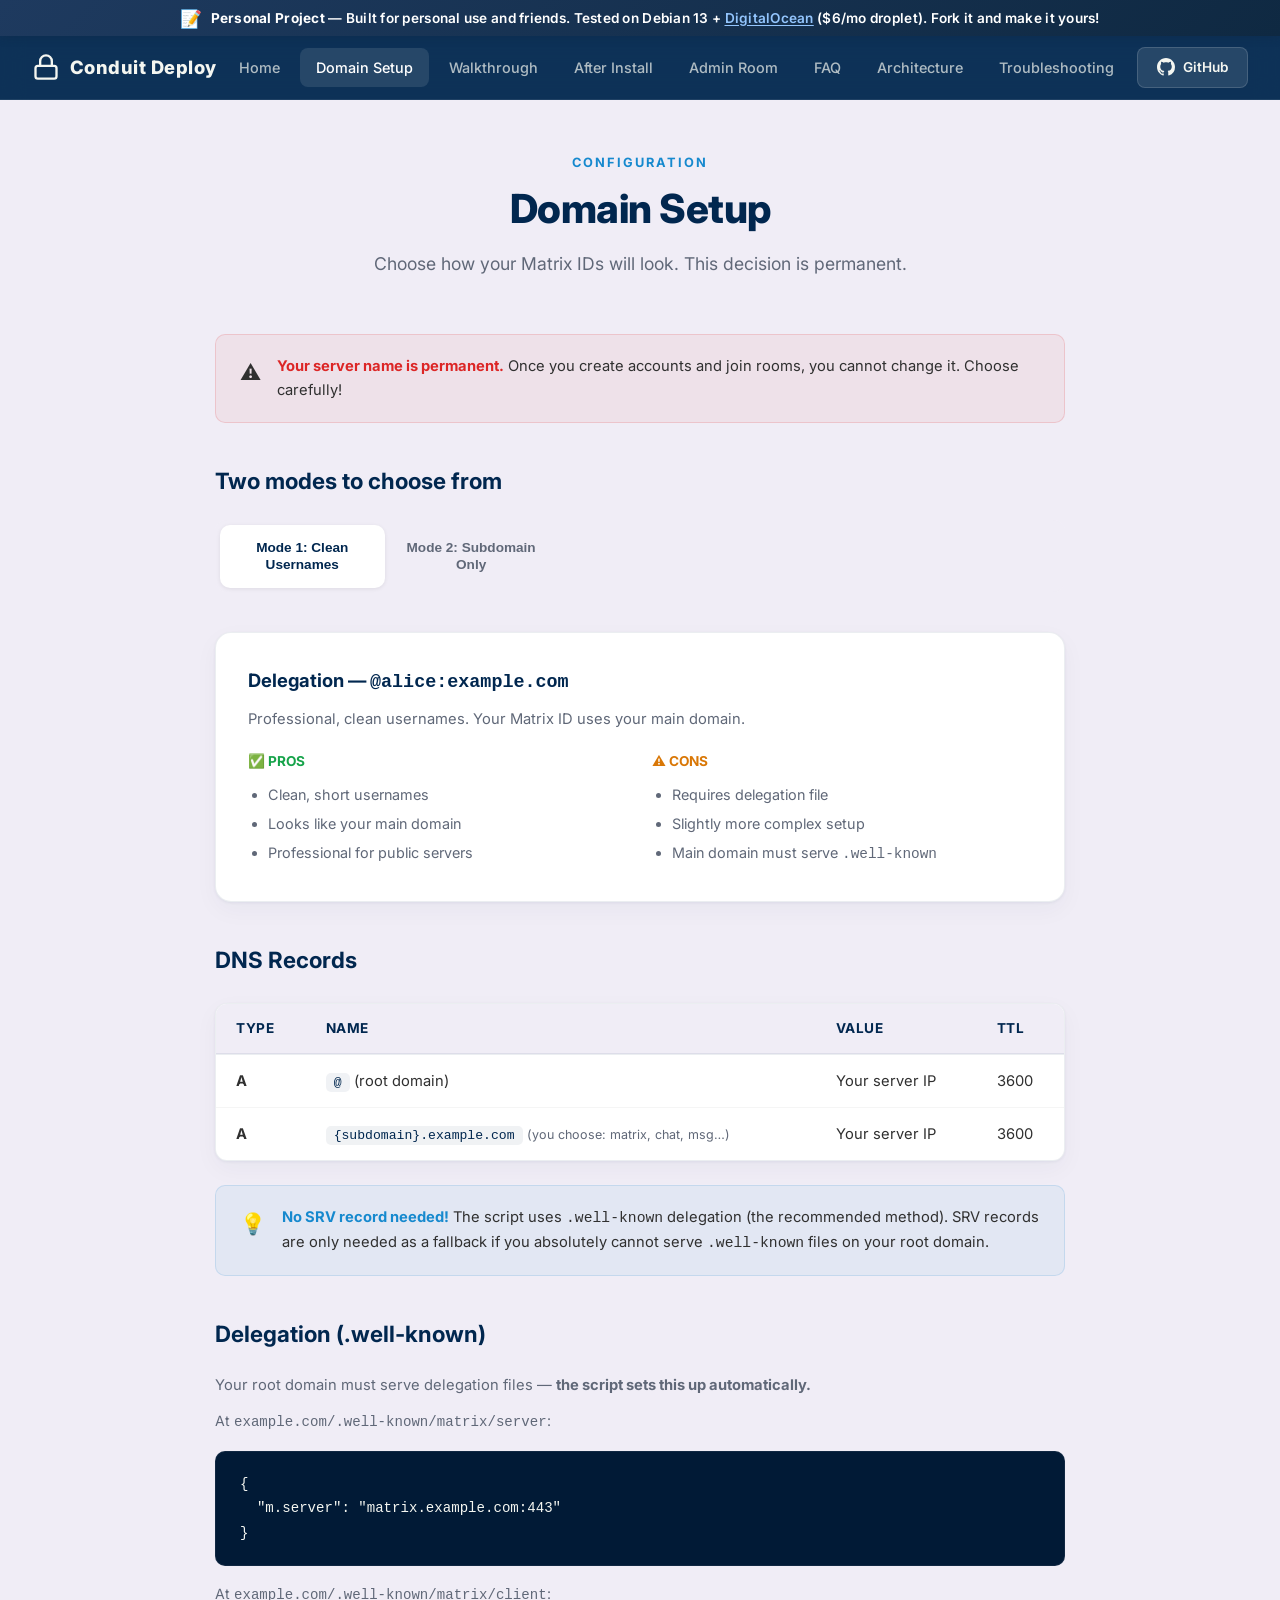
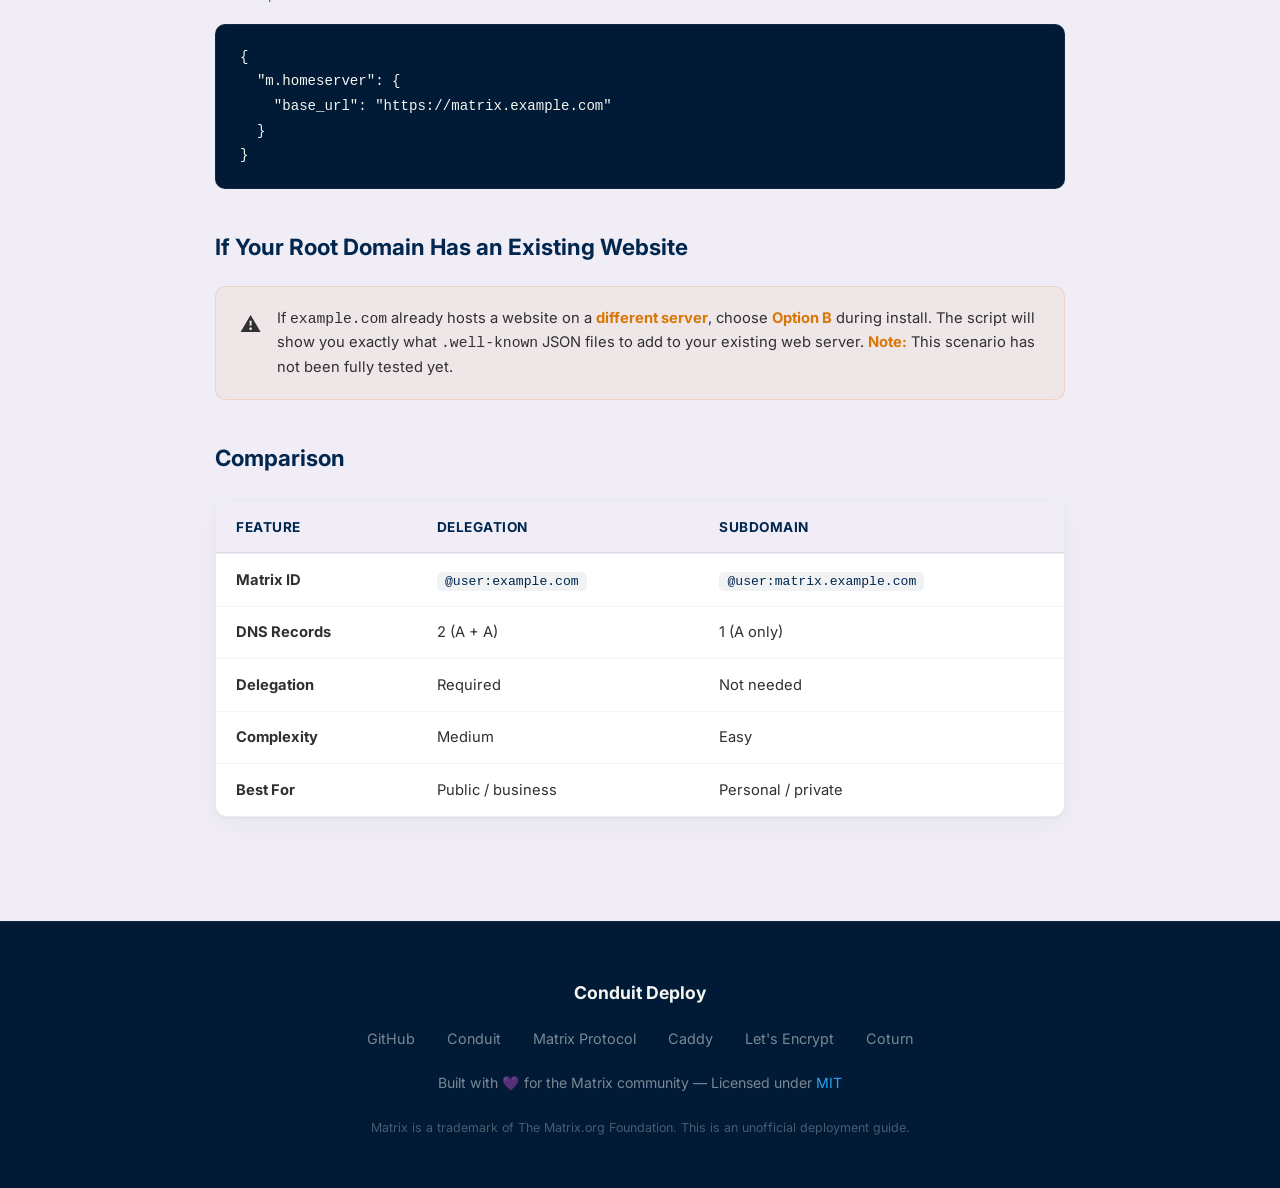
<file: docs/domain.html>
<!DOCTYPE html>
<html lang="en">
<head>
<meta charset="UTF-8">
<meta name="viewport" content="width=device-width, initial-scale=1.0">
<title>Domain Setup — Conduit Deploy</title>
<meta name="description" content="Choose how your Matrix IDs will look. Delegation mode for clean usernames or subdomain mode for simplicity.">
<link rel="preconnect" href="https://fonts.googleapis.com">
<link rel="preconnect" href="https://fonts.gstatic.com" crossorigin>
<link href="https://fonts.googleapis.com/css2?family=Inter:wght@300;400;500;600;700;800;900&display=swap" rel="stylesheet">
<link rel="stylesheet" href="style.css">
</head>
<body>

<!-- PREVIEW BANNER -->
<div class="preview-banner">
  <span class="banner-icon">📝</span>
  <span class="banner-text"><strong>Personal Project</strong> — Built for personal use and friends. Tested on Debian 13 + <a href="https://www.digitalocean.com/" target="_blank">DigitalOcean</a> ($6/mo droplet). Fork it and make it yours!</span>
</div>


<!-- NAVBAR -->
<nav class="navbar" id="navbar">
  <div class="nav-brand">
    <svg viewBox="0 0 24 24" fill="none" stroke="currentColor" stroke-width="2" stroke-linecap="round" stroke-linejoin="round"><rect x="3" y="11" width="18" height="11" rx="2" ry="2"/><path d="M7 11V7a5 5 0 0 1 10 0v4"/></svg>
    Conduit Deploy
  </div>
  <div class="nav-links" id="navLinks">
    <a href="index.html">Home</a>
    <a href="domain.html" class="active">Domain Setup</a>
    <a href="walkthrough.html">Walkthrough</a>
    <a href="after-install.html">After Install</a>
    <a href="admin.html">Admin Room</a>
    <a href="faq.html">FAQ</a>
    <a href="architecture.html">Architecture</a>
    <a href="troubleshooting.html">Troubleshooting</a>
  </div>
  <a href="https://github.com/balnaimi/conduit-deploy" target="_blank" class="nav-github">
    <svg width="18" height="18" viewBox="0 0 24 24" fill="currentColor"><path d="M12 0C5.37 0 0 5.37 0 12c0 5.31 3.435 9.795 8.205 11.385.6.105.825-.255.825-.57 0-.285-.015-1.23-.015-2.235-3.015.555-3.795-.735-4.035-1.41-.135-.345-.72-1.41-1.23-1.695-.42-.225-1.02-.78-.015-.795.945-.015 1.62.87 1.845 1.23 1.08 1.815 2.805 1.305 3.495.99.105-.78.42-1.305.765-1.605-2.67-.3-5.46-1.335-5.46-5.925 0-1.305.465-2.385 1.23-3.225-.12-.3-.54-1.53.12-3.18 0 0 1.005-.315 3.3 1.23.96-.27 1.98-.405 3-.405s2.04.135 3 .405c2.295-1.56 3.3-1.23 3.3-1.23.66 1.65.24 2.88.12 3.18.765.84 1.23 1.905 1.23 3.225 0 4.605-2.805 5.625-5.475 5.925.435.375.81 1.095.81 2.22 0 1.605-.015 2.895-.015 3.3 0 .315.225.69.825.57A12.02 12.02 0 0024 12c0-6.63-5.37-12-12-12z"/></svg>
    GitHub
  </a>
  <div class="hamburger" id="hamburger" onclick="toggleNav()">
    <span></span><span></span><span></span>
  </div>
</nav>

<!-- DOMAIN SETUP -->
<section class="section section-alt" style="padding-top:7rem;" id="domain">
  <div class="container-sm">
    <div class="section-header">
      <div class="section-label">Configuration</div>
      <h2 class="section-title">Domain Setup</h2>
      <p class="section-desc">Choose how your Matrix IDs will look. This decision is permanent.</p>
    </div>

    <div class="callout callout-danger">
      <div class="callout-icon">⚠️</div>
      <div><strong>Your server name is permanent.</strong> Once you create accounts and join rooms, you cannot change it. Choose carefully!</div>
    </div>

    <h3 class="subtitle">Two modes to choose from</h3>

    <div class="tab-nav">
      <button class="tab-btn active" onclick="switchMode('delegation')">Mode 1: Clean Usernames</button>
      <button class="tab-btn" onclick="switchMode('subdomain')">Mode 2: Subdomain Only</button>
    </div>

    <div id="mode-delegation" class="tab-panel active">
      <div class="option-card">
        <h3>Delegation — <code>@alice:example.com</code></h3>
        <p class="desc">Professional, clean usernames. Your Matrix ID uses your main domain.</p>
        <div style="display:grid;grid-template-columns:1fr 1fr;gap:1.5rem;">
          <div>
            <strong style="color:var(--success);font-size:0.85rem;">✅ PROS</strong>
            <ul style="margin:0.5rem 0 0 1.25rem;color:var(--text-dim);font-size:0.9rem;line-height:2;">
              <li>Clean, short usernames</li>
              <li>Looks like your main domain</li>
              <li>Professional for public servers</li>
            </ul>
          </div>
          <div>
            <strong style="color:var(--warning);font-size:0.85rem;">⚠️ CONS</strong>
            <ul style="margin:0.5rem 0 0 1.25rem;color:var(--text-dim);font-size:0.9rem;line-height:2;">
              <li>Requires delegation file</li>
              <li>Slightly more complex setup</li>
              <li>Main domain must serve <code>.well-known</code></li>
            </ul>
          </div>
        </div>
      </div>

      <h3 class="subtitle">DNS Records</h3>
      <div class="table-wrap">
        <table>
          <thead><tr><th>Type</th><th>Name</th><th>Value</th><th>TTL</th></tr></thead>
          <tbody>
            <tr><td><strong>A</strong></td><td><code>@</code> (root domain)</td><td>Your server IP</td><td>3600</td></tr>
            <tr><td><strong>A</strong></td><td><code>{subdomain}.example.com</code> <span style="color:var(--text-dim);font-size:0.85em">(you choose: matrix, chat, msg…)</span></td><td>Your server IP</td><td>3600</td></tr>
          </tbody>
        </table>
      </div>
      <div class="callout callout-info" style="margin-top:0.75rem;">
        <div class="callout-icon">💡</div>
        <div><strong>No SRV record needed!</strong> The script uses <code>.well-known</code> delegation (the recommended method). SRV records are only needed as a fallback if you absolutely cannot serve <code>.well-known</code> files on your root domain.</div>
      </div>

      <h3 class="subtitle">Delegation (.well-known)</h3>
      <p style="color:var(--text-dim);font-size:0.92rem;margin-bottom:0.75rem;">Your root domain must serve delegation files — <strong>the script sets this up automatically.</strong></p>
      <p style="color:var(--text-dim);font-size:0.88rem;margin-bottom:0.5rem;">At <code>example.com/.well-known/matrix/server</code>:</p>
      <pre class="code-block">{
  "m.server": "matrix.example.com:443"
}</pre>
      <p style="color:var(--text-dim);font-size:0.88rem;margin-top:0.75rem;margin-bottom:0.5rem;">At <code>example.com/.well-known/matrix/client</code>:</p>
      <pre class="code-block">{
  "m.homeserver": {
    "base_url": "https://matrix.example.com"
  }
}</pre>

      <h3 class="subtitle">If Your Root Domain Has an Existing Website</h3>
      <div class="callout callout-warn" style="margin-top:0.5rem;">
        <div class="callout-icon">⚠️</div>
        <div>If <code>example.com</code> already hosts a website on a <strong>different server</strong>, choose <strong>Option B</strong> during install. The script will show you exactly what <code>.well-known</code> JSON files to add to your existing web server. <strong>Note:</strong> This scenario has not been fully tested yet.</div>
      </div>
    </div>

    <div id="mode-subdomain" class="tab-panel">
      <div class="option-card">
        <h3>Subdomain Only — <code>@alice:matrix.example.com</code></h3>
        <p class="desc">Simpler setup, no delegation needed. Perfect for personal servers.</p>
        <div style="display:grid;grid-template-columns:1fr 1fr;gap:1.5rem;">
          <div>
            <strong style="color:var(--success);font-size:0.85rem;">✅ PROS</strong>
            <ul style="margin:0.5rem 0 0 1.25rem;color:var(--text-dim);font-size:0.9rem;line-height:2;">
              <li>Just one DNS record</li>
              <li>No delegation file</li>
              <li>Perfect for personal use</li>
            </ul>
          </div>
          <div>
            <strong style="color:var(--warning);font-size:0.85rem;">⚠️ CONS</strong>
            <ul style="margin:0.5rem 0 0 1.25rem;color:var(--text-dim);font-size:0.9rem;line-height:2;">
              <li>Longer usernames</li>
              <li>Less clean looking</li>
            </ul>
          </div>
        </div>
      </div>

      <h3 class="subtitle">DNS Record</h3>
      <div class="table-wrap">
        <table>
          <thead><tr><th>Type</th><th>Name</th><th>Value</th><th>TTL</th></tr></thead>
          <tbody>
            <tr><td><strong>A</strong></td><td><code>{subdomain}.example.com</code> <span style="color:var(--text-dim);font-size:0.85em">(you choose: matrix, chat, msg…)</span></td><td>Your server IP</td><td>3600</td></tr>
          </tbody>
        </table>
      </div>
      <div class="callout callout-info">
        <div class="callout-icon">✨</div>
        <div>That's it! No SRV record, no delegation file. Just point the subdomain to your server.</div>
      </div>
      <div class="callout callout-warn" style="margin-top:0.75rem;">
        <div class="callout-icon">⚠️</div>
        <div><strong>During install:</strong> When the script asks for your "domain name", enter just the <strong>root domain</strong> (e.g. <code>example.com</code>), 
        then enter the subdomain separately (e.g. <code>matrix</code>). Don't enter the full address in the domain field!</div>
      </div>
    </div>

    <h3 class="subtitle">Comparison</h3>
    <div class="table-wrap">
      <table>
        <thead><tr><th>Feature</th><th>Delegation</th><th>Subdomain</th></tr></thead>
        <tbody>
          <tr><td><strong>Matrix ID</strong></td><td><code>@user:example.com</code></td><td><code>@user:matrix.example.com</code></td></tr>
          <tr><td><strong>DNS Records</strong></td><td>2 (A + A)</td><td>1 (A only)</td></tr>
          <tr><td><strong>Delegation</strong></td><td>Required</td><td>Not needed</td></tr>
          <tr><td><strong>Complexity</strong></td><td>Medium</td><td>Easy</td></tr>
          <tr><td><strong>Best For</strong></td><td>Public / business</td><td>Personal / private</td></tr>
        </tbody>
      </table>
    </div>
  </div>
</section>

<!-- FOOTER -->
<footer class="footer">
  <div class="footer-brand">Conduit Deploy</div>
  <div class="footer-links">
    <a href="https://github.com/balnaimi/conduit-deploy" target="_blank">GitHub</a>
    <a href="https://conduit.rs/" target="_blank">Conduit</a>
    <a href="https://matrix.org/" target="_blank">Matrix Protocol</a>
    <a href="https://caddyserver.com/" target="_blank">Caddy</a>
    <a href="https://letsencrypt.org/" target="_blank">Let's Encrypt</a>
    <a href="https://github.com/coturn/coturn" target="_blank">Coturn</a>
  </div>
  <p style="font-size:0.88rem;">Built with 💜 for the Matrix community — Licensed under <a href="https://opensource.org/licenses/MIT" target="_blank">MIT</a></p>
  <p class="footer-copy">Matrix is a trademark of The Matrix.org Foundation. This is an unofficial deployment guide.</p>
</footer>

<div class="toast" id="toast"></div>

<script>
// NAVBAR SCROLL
const navbar = document.getElementById('navbar');
window.addEventListener('scroll', () => {
  navbar.classList.toggle('scrolled', window.scrollY > 20);
});

// MOBILE NAV
function toggleNav() {
  document.getElementById('navLinks').classList.toggle('open');
}

// SMOOTH SCROLL (close mobile nav)
document.querySelectorAll('.nav-links a').forEach(a => {
  a.addEventListener('click', () => {
    document.getElementById('navLinks').classList.remove('open');
  });
});

// DOMAIN MODE TABS
function switchMode(mode) {
  document.querySelectorAll('.tab-panel').forEach(p => p.classList.remove('active'));
  document.querySelectorAll('.tab-nav .tab-btn').forEach(b => b.classList.remove('active'));
  document.getElementById('mode-' + mode).classList.add('active');
  event.target.classList.add('active');
}

// COPY BUTTONS
document.addEventListener('DOMContentLoaded', () => {
  document.querySelectorAll('.code-block').forEach(block => {
    const btn = document.createElement('button');
    btn.className = 'copy-btn';
    btn.textContent = '📋 Copy';
    btn.onclick = () => {
      const text = block.textContent.replace('📋 Copy', '').replace('✅ Copied!', '').trim();
      navigator.clipboard.writeText(text).then(() => {
        btn.textContent = '✅ Copied!';
        setTimeout(() => { btn.textContent = '📋 Copy'; }, 2000);
      });
    };
    block.appendChild(btn);
  });
});

// TOAST
function showToast(msg) {
  const t = document.getElementById('toast');
  t.textContent = msg;
  t.classList.add('show');
  setTimeout(() => t.classList.remove('show'), 2500);
}
</script>
</body>
</html>
</file>
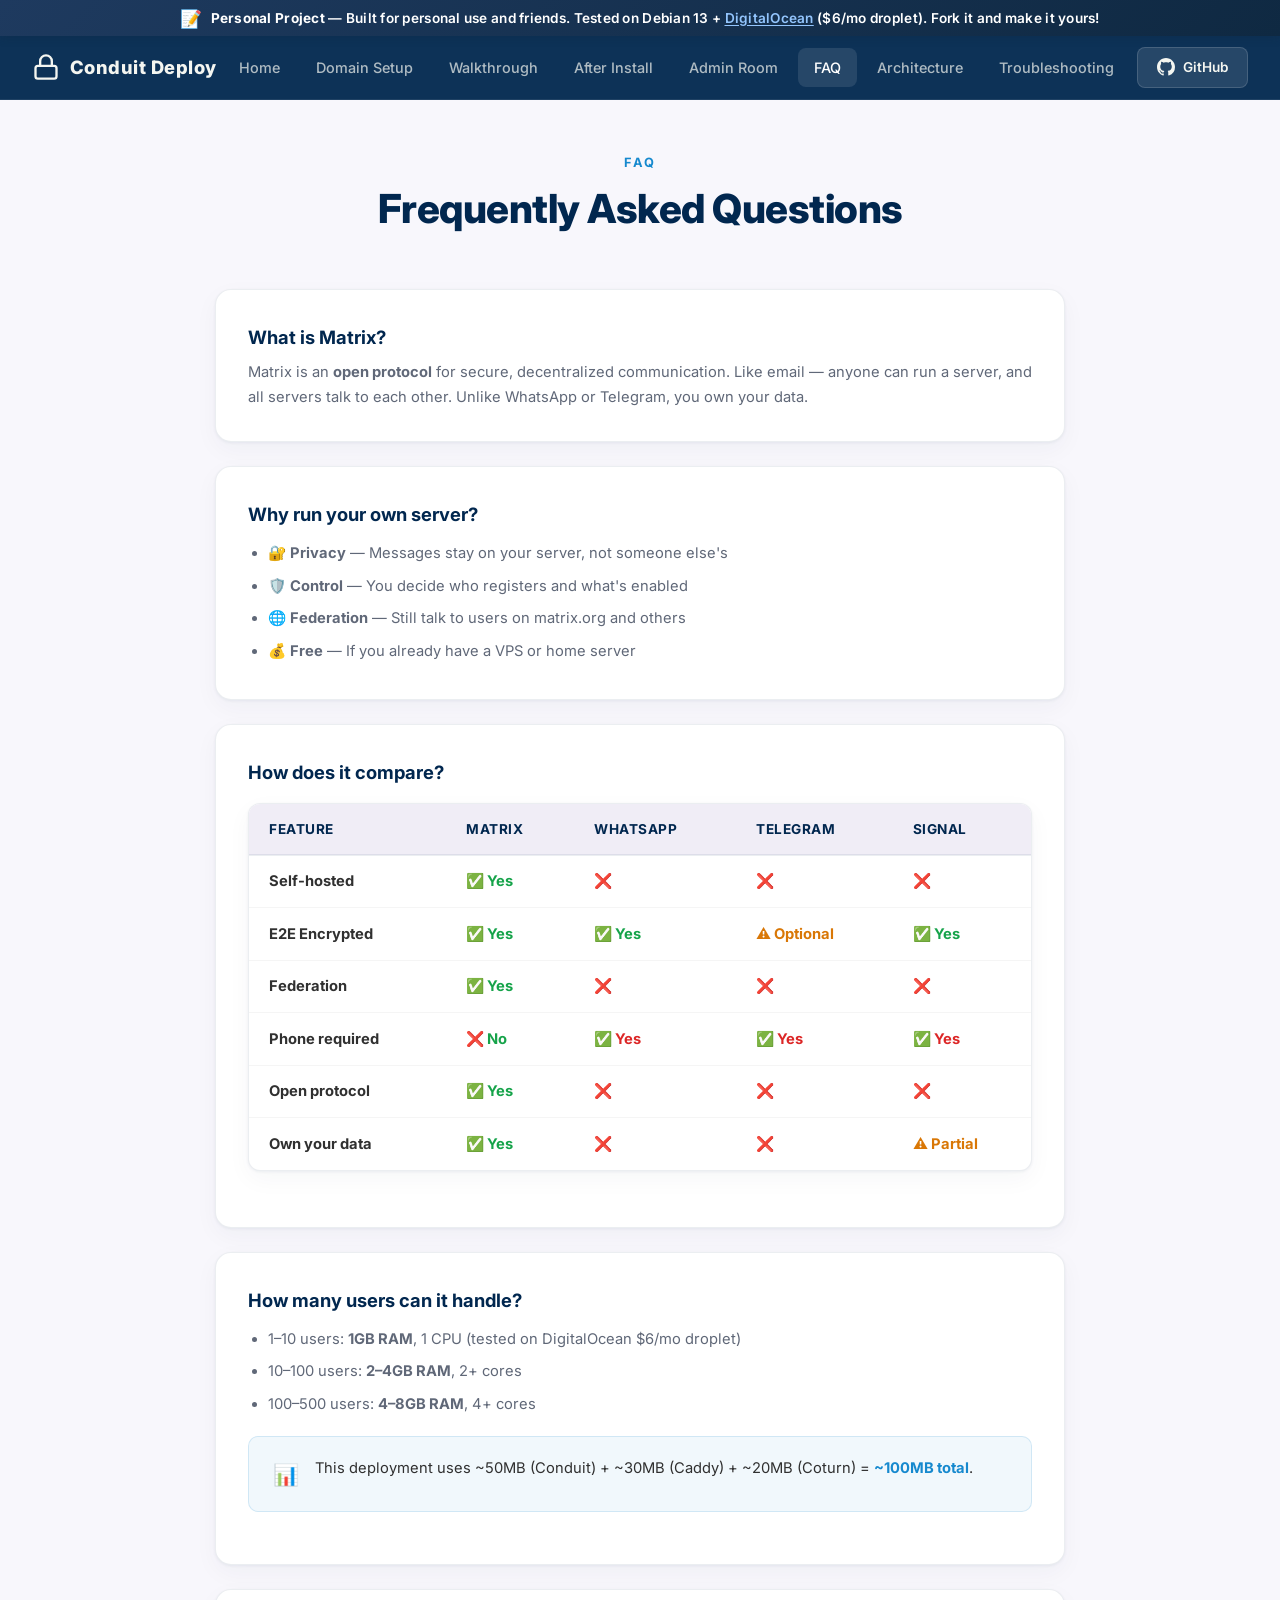
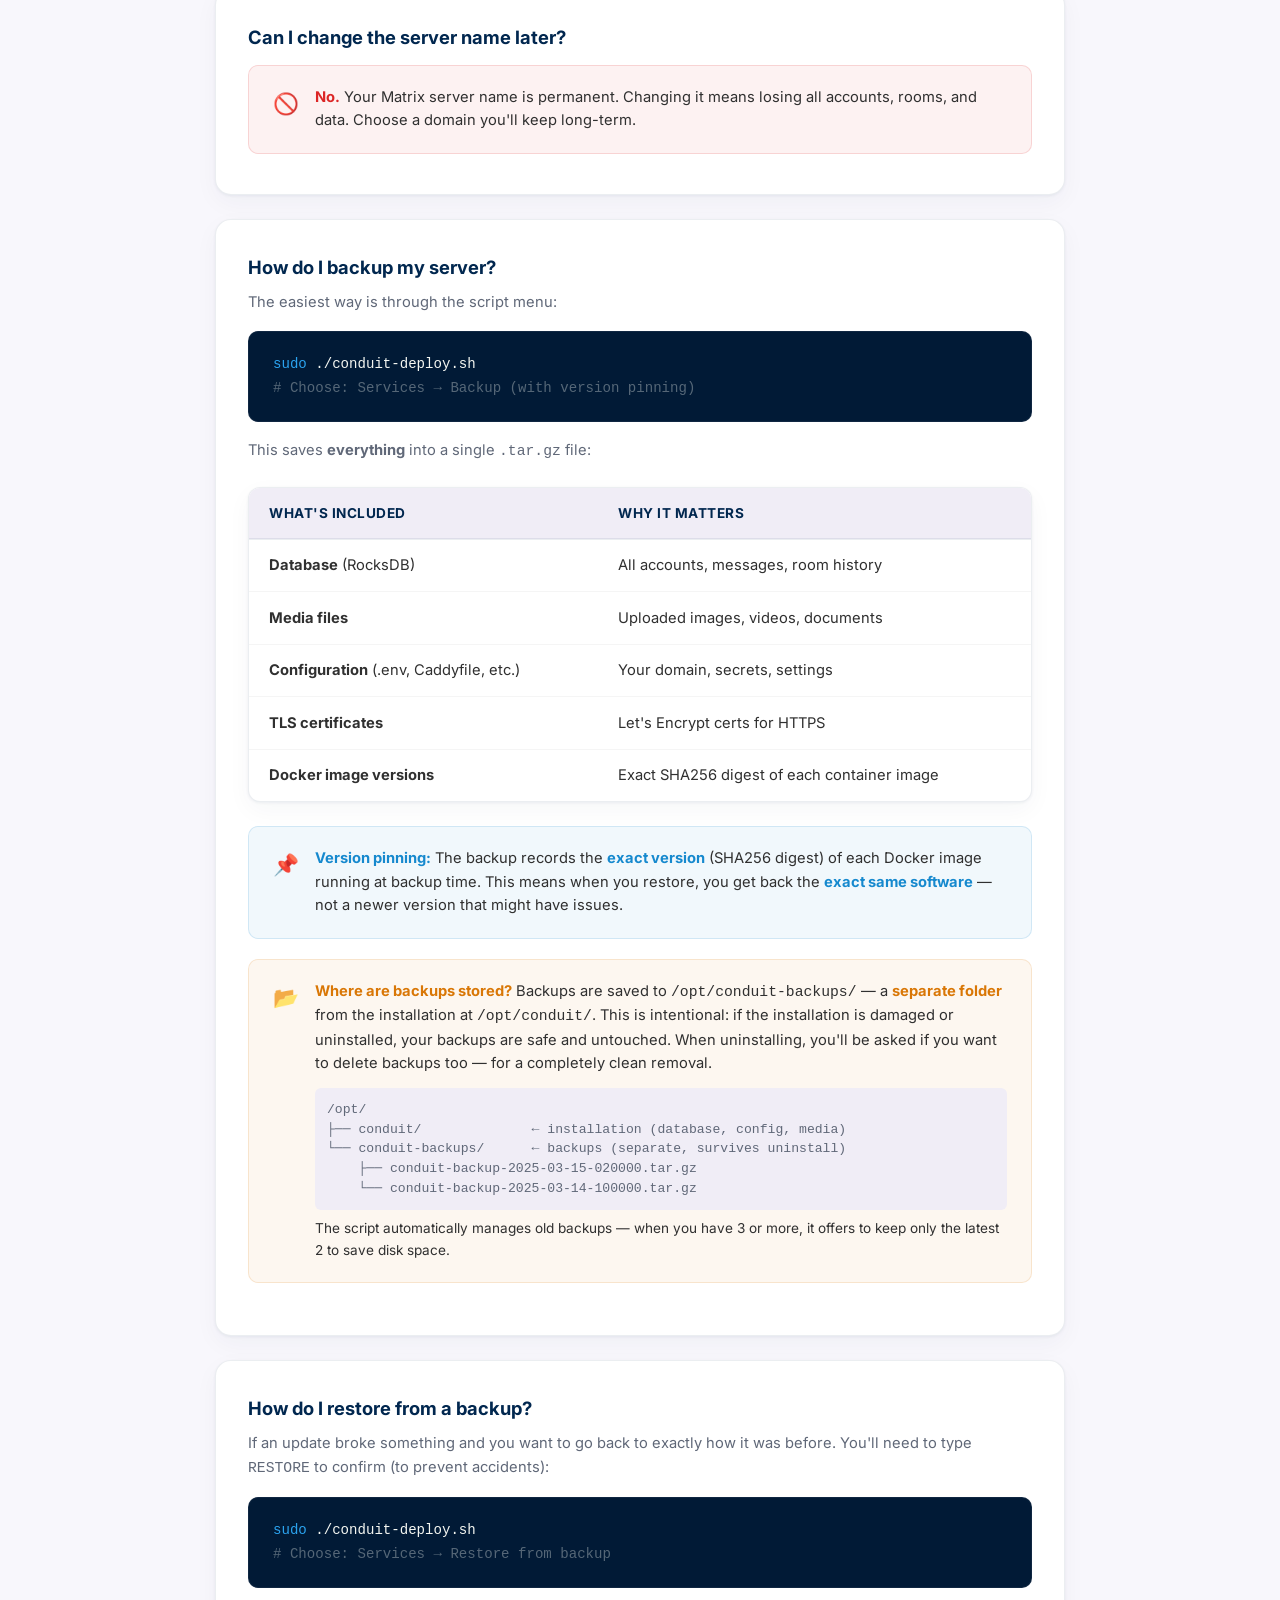
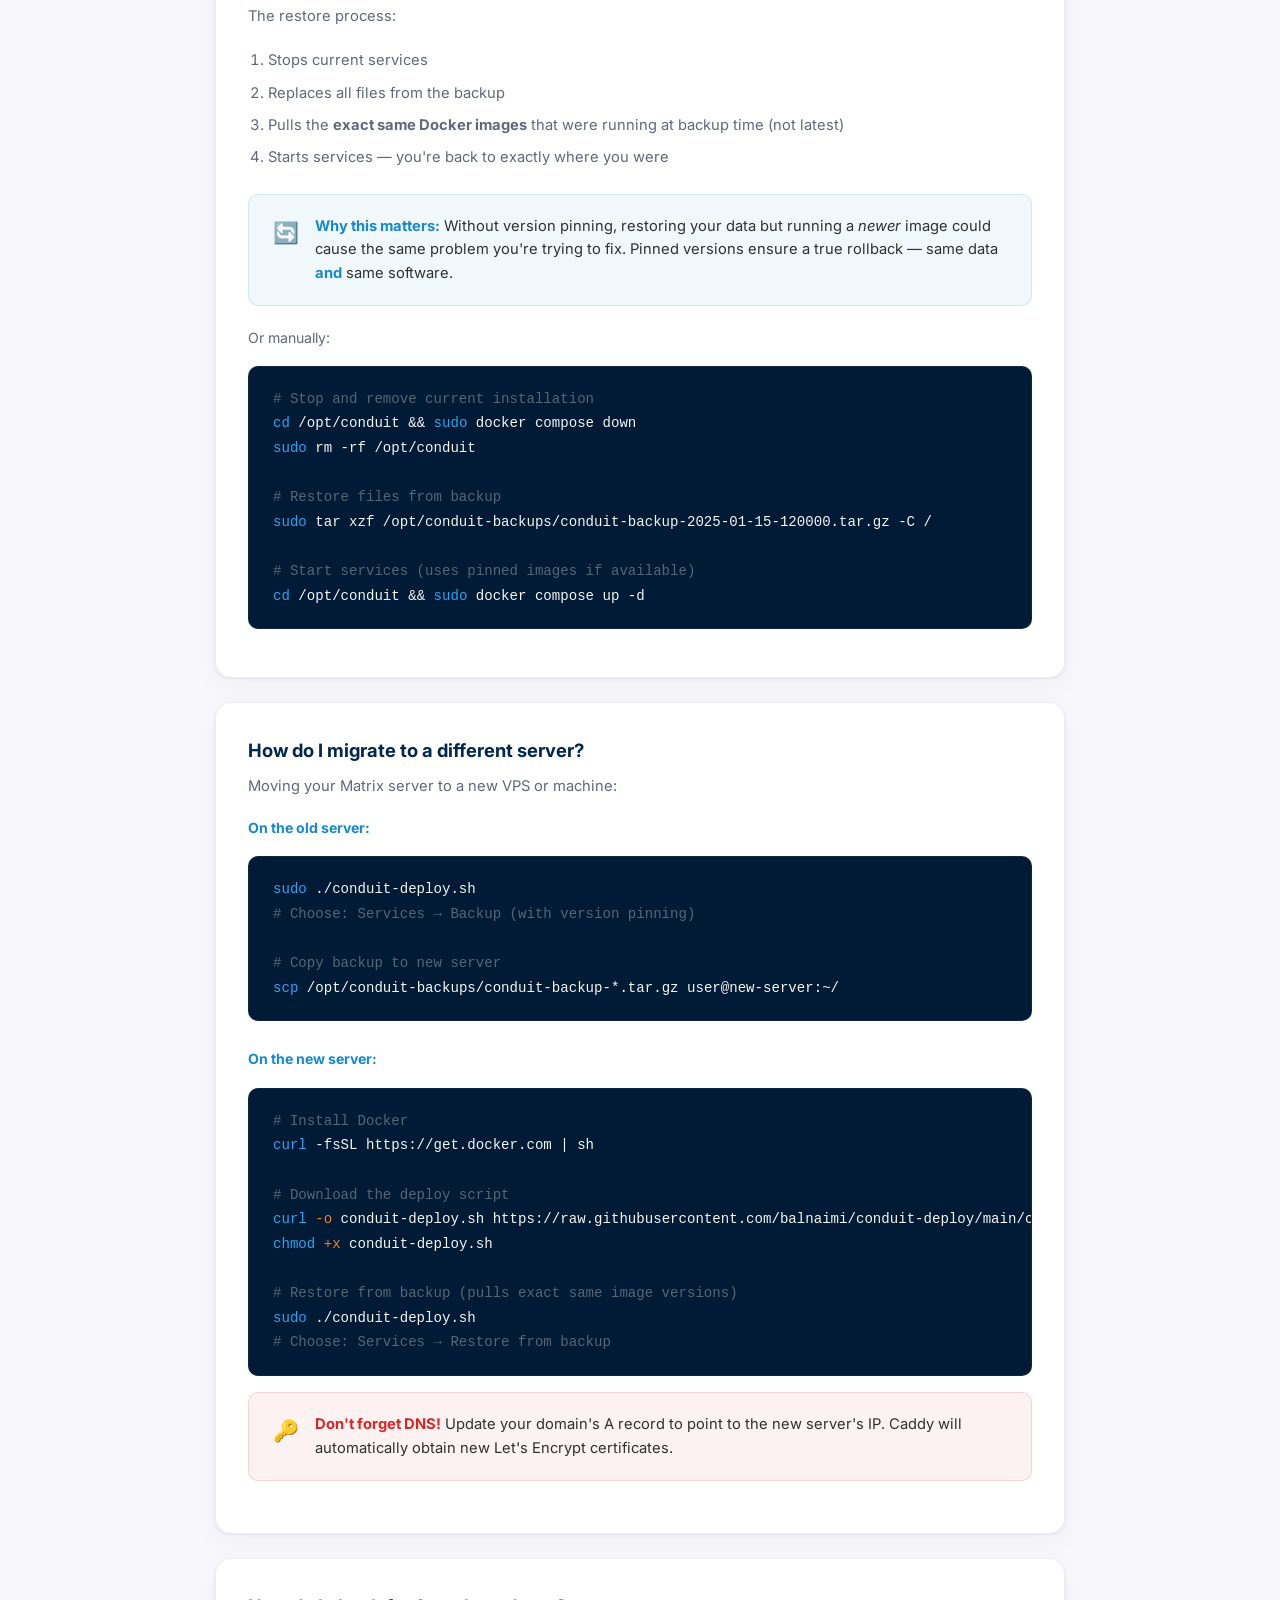
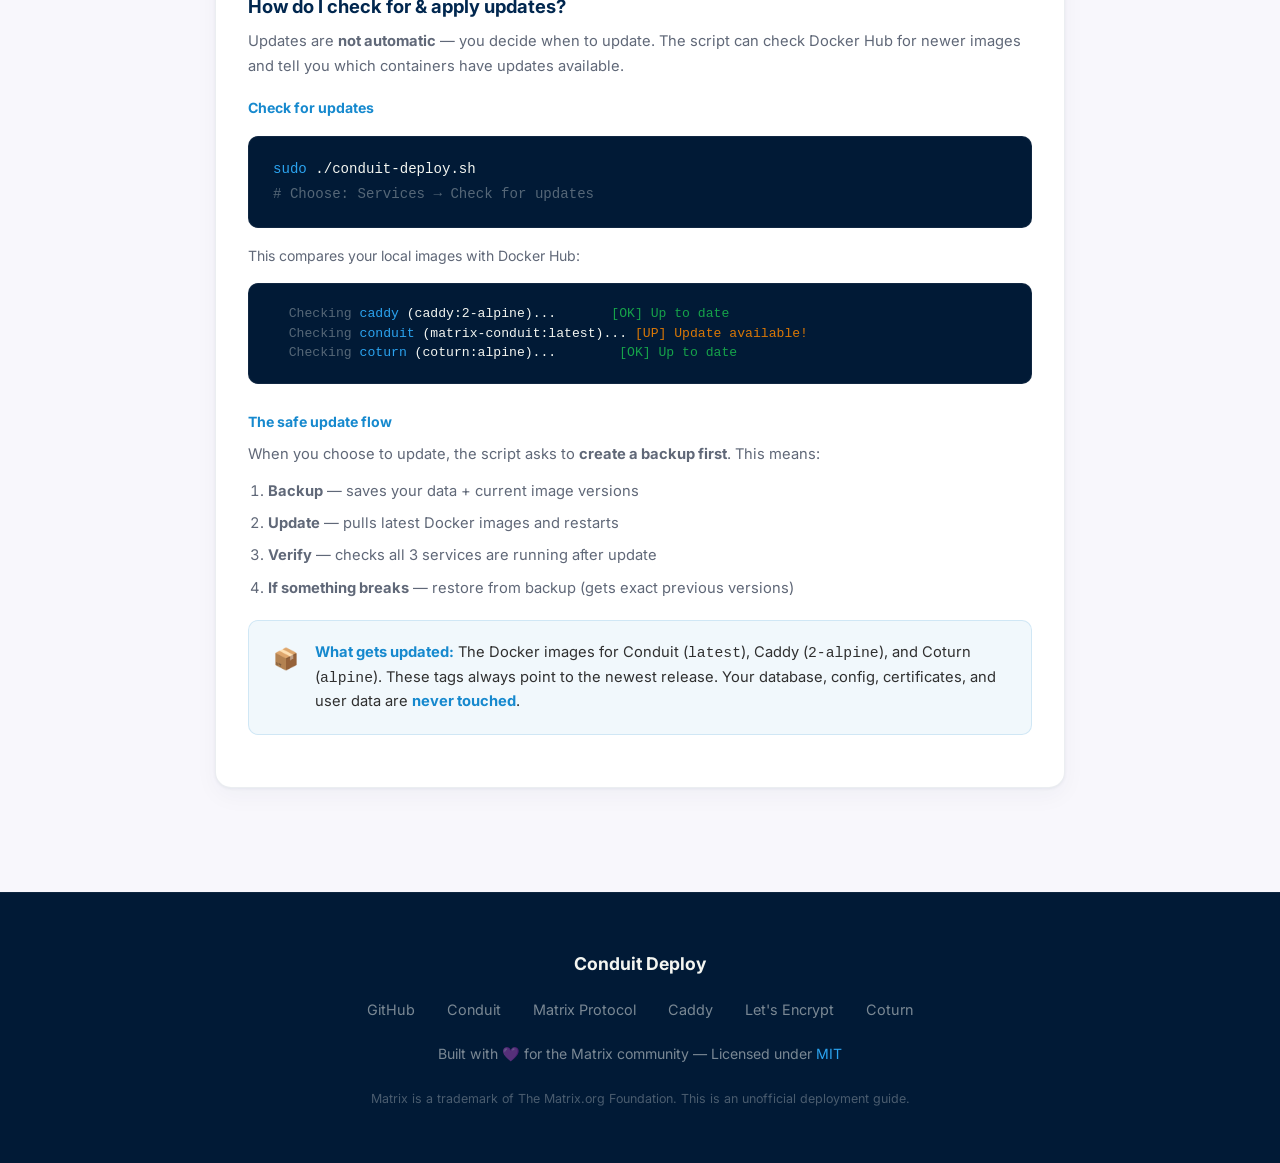
<file: docs/faq.html>
<!DOCTYPE html>
<html lang="en">
<head>
<meta charset="UTF-8">
<meta name="viewport" content="width=device-width, initial-scale=1.0">
<title>FAQ — Conduit Deploy</title>
<meta name="description" content="Deploy your own private Matrix messaging server in minutes. E2EE, voice/video calls, federation — one script, fully automated.">
<link rel="preconnect" href="https://fonts.googleapis.com">
<link rel="preconnect" href="https://fonts.gstatic.com" crossorigin>
<link href="https://fonts.googleapis.com/css2?family=Inter:wght@300;400;500;600;700;800;900&display=swap" rel="stylesheet">
<link rel="stylesheet" href="style.css">
</head>
<body>

<!-- PREVIEW BANNER -->
<div class="preview-banner">
  <span class="banner-icon">📝</span>
  <span class="banner-text"><strong>Personal Project</strong> — Built for personal use and friends. Tested on Debian 13 + <a href="https://www.digitalocean.com/" target="_blank">DigitalOcean</a> ($6/mo droplet). Fork it and make it yours!</span>
</div>


<!-- NAVBAR -->
<nav class="navbar" id="navbar">
  <div class="nav-brand">
    <svg viewBox="0 0 24 24" fill="none" stroke="currentColor" stroke-width="2" stroke-linecap="round" stroke-linejoin="round"><rect x="3" y="11" width="18" height="11" rx="2" ry="2"/><path d="M7 11V7a5 5 0 0 1 10 0v4"/></svg>
    Conduit Deploy
  </div>
  <div class="nav-links" id="navLinks">
    <a href="index.html">Home</a>
    <a href="domain.html">Domain Setup</a>
    <a href="walkthrough.html">Walkthrough</a>
    <a href="after-install.html">After Install</a>
    <a href="admin.html">Admin Room</a>
    <a href="faq.html" class="active">FAQ</a>
    <a href="architecture.html">Architecture</a>
    <a href="troubleshooting.html">Troubleshooting</a>
  </div>
  <a href="https://github.com/balnaimi/conduit-deploy" target="_blank" class="nav-github">
    <svg width="18" height="18" viewBox="0 0 24 24" fill="currentColor"><path d="M12 0C5.37 0 0 5.37 0 12c0 5.31 3.435 9.795 8.205 11.385.6.105.825-.255.825-.57 0-.285-.015-1.23-.015-2.235-3.015.555-3.795-.735-4.035-1.41-.135-.345-.72-1.41-1.23-1.695-.42-.225-1.02-.78-.015-.795.945-.015 1.62.87 1.845 1.23 1.08 1.815 2.805 1.305 3.495.99.105-.78.42-1.305.765-1.605-2.67-.3-5.46-1.335-5.46-5.925 0-1.305.465-2.385 1.23-3.225-.12-.3-.54-1.53.12-3.18 0 0 1.005-.315 3.3 1.23.96-.27 1.98-.405 3-.405s2.04.135 3 .405c2.295-1.56 3.3-1.23 3.3-1.23.66 1.65.24 2.88.12 3.18.765.84 1.23 1.905 1.23 3.225 0 4.605-2.805 5.625-5.475 5.925.435.375.81 1.095.81 2.22 0 1.605-.015 2.895-.015 3.3 0 .315.225.69.825.57A12.02 12.02 0 0024 12c0-6.63-5.37-12-12-12z"/></svg>
    GitHub
  </a>
  <div class="hamburger" id="hamburger" onclick="toggleNav()">
    <span></span><span></span><span></span>
  </div>
</nav>

<section class="section" style="padding-top:7rem;" style="padding-top:7rem;" class="section section-cool" id="faq">
  <div class="container-sm">
    <div class="section-header">
      <div class="section-label">FAQ</div>
      <h2 class="section-title">Frequently Asked Questions</h2>
    </div>

    <div class="option-card">
      <h3>What is Matrix?</h3>
      <p class="desc" style="margin-bottom:0;">Matrix is an <strong>open protocol</strong> for secure, decentralized communication. Like email — anyone can run a server, and all servers talk to each other. Unlike WhatsApp or Telegram, you own your data.</p>
    </div>

    <div class="option-card">
      <h3>Why run your own server?</h3>
      <ul style="margin-left:1.25rem;color:var(--text-dim);font-size:0.92rem;line-height:2.2;">
        <li>🔐 <strong>Privacy</strong> — Messages stay on your server, not someone else's</li>
        <li>🛡️ <strong>Control</strong> — You decide who registers and what's enabled</li>
        <li>🌐 <strong>Federation</strong> — Still talk to users on matrix.org and others</li>
        <li>💰 <strong>Free</strong> — If you already have a VPS or home server</li>
      </ul>
    </div>

    <div class="option-card">
      <h3>How does it compare?</h3>
      <div class="table-wrap" style="margin-top:1rem;">
        <table>
          <thead><tr><th>Feature</th><th>Matrix</th><th>WhatsApp</th><th>Telegram</th><th>Signal</th></tr></thead>
          <tbody>
            <tr><td><strong>Self-hosted</strong></td><td class="check">✅ Yes</td><td class="cross">❌</td><td class="cross">❌</td><td class="cross">❌</td></tr>
            <tr><td><strong>E2E Encrypted</strong></td><td class="check">✅ Yes</td><td class="check">✅ Yes</td><td class="partial">⚠️ Optional</td><td class="check">✅ Yes</td></tr>
            <tr><td><strong>Federation</strong></td><td class="check">✅ Yes</td><td class="cross">❌</td><td class="cross">❌</td><td class="cross">❌</td></tr>
            <tr><td><strong>Phone required</strong></td><td class="check">❌ No</td><td class="cross">✅ Yes</td><td class="cross">✅ Yes</td><td class="cross">✅ Yes</td></tr>
            <tr><td><strong>Open protocol</strong></td><td class="check">✅ Yes</td><td class="cross">❌</td><td class="cross">❌</td><td class="cross">❌</td></tr>
            <tr><td><strong>Own your data</strong></td><td class="check">✅ Yes</td><td class="cross">❌</td><td class="cross">❌</td><td class="partial">⚠️ Partial</td></tr>
          </tbody>
        </table>
      </div>
    </div>

    <div class="option-card">
      <h3>How many users can it handle?</h3>
      <ul style="margin-left:1.25rem;color:var(--text-dim);font-size:0.92rem;line-height:2.2;">
        <li>1–10 users: <strong>1GB RAM</strong>, 1 CPU (tested on DigitalOcean $6/mo droplet)</li>
        <li>10–100 users: <strong>2–4GB RAM</strong>, 2+ cores</li>
        <li>100–500 users: <strong>4–8GB RAM</strong>, 4+ cores</li>
      </ul>
      <div class="callout callout-info" style="margin-top:1rem;">
        <div class="callout-icon">📊</div>
        <div>This deployment uses ~50MB (Conduit) + ~30MB (Caddy) + ~20MB (Coturn) = <strong>~100MB total</strong>.</div>
      </div>
    </div>

    <div class="option-card">
      <h3>Can I change the server name later?</h3>
      <div class="callout callout-danger" style="margin:0.75rem 0 0.5rem;">
        <div class="callout-icon">🚫</div>
        <div><strong>No.</strong> Your Matrix server name is permanent. Changing it means losing all accounts, rooms, and data. Choose a domain you'll keep long-term.</div>
      </div>
    </div>

    <div class="option-card">
      <h3>How do I backup my server?</h3>
      <p class="desc">The easiest way is through the script menu:</p>
      <pre class="code-block"><span class="cmd">sudo</span> ./conduit-deploy.sh
<span class="comment"># Choose: Services → Backup (with version pinning)</span></pre>
      <p style="color:var(--text-dim);font-size:0.92rem;margin:1rem 0;">This saves <strong>everything</strong> into a single <code>.tar.gz</code> file:</p>
      <div class="table-wrap">
        <table>
          <thead><tr><th>What's included</th><th>Why it matters</th></tr></thead>
          <tbody>
            <tr><td><strong>Database</strong> (RocksDB)</td><td>All accounts, messages, room history</td></tr>
            <tr><td><strong>Media files</strong></td><td>Uploaded images, videos, documents</td></tr>
            <tr><td><strong>Configuration</strong> (.env, Caddyfile, etc.)</td><td>Your domain, secrets, settings</td></tr>
            <tr><td><strong>TLS certificates</strong></td><td>Let's Encrypt certs for HTTPS</td></tr>
            <tr><td><strong>Docker image versions</strong></td><td>Exact SHA256 digest of each container image</td></tr>
          </tbody>
        </table>
      </div>
      <div class="callout callout-info">
        <div class="callout-icon">📌</div>
        <div><strong>Version pinning:</strong> The backup records the <strong>exact version</strong> (SHA256 digest) of each Docker image running at backup time. This means when you restore, you get back the <strong>exact same software</strong> — not a newer version that might have issues.</div>
      </div>
      <div class="callout callout-warn" style="margin-top:0.5rem;">
        <div class="callout-icon">📂</div>
        <div>
          <strong>Where are backups stored?</strong> Backups are saved to <code>/opt/conduit-backups/</code> — a <strong>separate folder</strong> from the installation at <code>/opt/conduit/</code>. This is intentional: if the installation is damaged or uninstalled, your backups are safe and untouched. When uninstalling, you'll be asked if you want to delete backups too — for a completely clean removal.
          <pre style="margin:0.75rem 0 0 0;font-size:0.82rem;line-height:1.5;color:var(--text-dim);background:var(--bg-alt);padding:0.75rem;border-radius:6px;">/opt/
├── conduit/              ← installation (database, config, media)
└── conduit-backups/      ← backups (separate, survives uninstall)
    ├── conduit-backup-2025-03-15-020000.tar.gz
    └── conduit-backup-2025-03-14-100000.tar.gz</pre>
          <p style="margin:0.5rem 0 0 0;font-size:0.85rem;">The script automatically manages old backups — when you have 3 or more, it offers to keep only the latest 2 to save disk space.</p>
        </div>
      </div>
    </div>

    <div class="option-card">
      <h3>How do I restore from a backup?</h3>
      <p class="desc">If an update broke something and you want to go back to exactly how it was before. You'll need to type <code>RESTORE</code> to confirm (to prevent accidents):</p>
      <pre class="code-block"><span class="cmd">sudo</span> ./conduit-deploy.sh
<span class="comment"># Choose: Services → Restore from backup</span></pre>
      <p style="color:var(--text-dim);font-size:0.92rem;margin:1rem 0;">The restore process:</p>
      <ol style="margin-left:1.25rem;color:var(--text-dim);font-size:0.92rem;line-height:2.2;">
        <li>Stops current services</li>
        <li>Replaces all files from the backup</li>
        <li>Pulls the <strong>exact same Docker images</strong> that were running at backup time (not latest)</li>
        <li>Starts services — you're back to exactly where you were</li>
      </ol>
      <div class="callout callout-info">
        <div class="callout-icon">🔄</div>
        <div><strong>Why this matters:</strong> Without version pinning, restoring your data but running a <em>newer</em> image could cause the same problem you're trying to fix. Pinned versions ensure a true rollback — same data <strong>and</strong> same software.</div>
      </div>
      <p style="color:var(--text-dim);font-size:0.88rem;margin-top:1rem;">Or manually:</p>
      <pre class="code-block"><span class="comment"># Stop and remove current installation</span>
<span class="cmd">cd</span> /opt/conduit && <span class="cmd">sudo</span> docker compose down
<span class="cmd">sudo</span> rm -rf /opt/conduit

<span class="comment"># Restore files from backup</span>
<span class="cmd">sudo</span> tar xzf /opt/conduit-backups/conduit-backup-2025-01-15-120000.tar.gz -C /

<span class="comment"># Start services (uses pinned images if available)</span>
<span class="cmd">cd</span> /opt/conduit && <span class="cmd">sudo</span> docker compose up -d</pre>
    </div>

    <div class="option-card">
      <h3>How do I migrate to a different server?</h3>
      <p class="desc">Moving your Matrix server to a new VPS or machine:</p>
      <div style="margin-top:1rem;">
        <strong style="color:var(--blue);font-size:0.88rem;">On the old server:</strong>
        <pre class="code-block"><span class="cmd">sudo</span> ./conduit-deploy.sh
<span class="comment"># Choose: Services → Backup (with version pinning)</span>

<span class="comment"># Copy backup to new server</span>
<span class="cmd">scp</span> /opt/conduit-backups/conduit-backup-*.tar.gz user@new-server:~/</pre>
      </div>
      <div style="margin-top:1.5rem;">
        <strong style="color:var(--blue);font-size:0.88rem;">On the new server:</strong>
        <pre class="code-block"><span class="comment"># Install Docker</span>
<span class="cmd">curl</span> -fsSL https://get.docker.com | sh

<span class="comment"># Download the deploy script</span>
<span class="cmd">curl</span> <span class="flag">-o</span> conduit-deploy.sh https://raw.githubusercontent.com/balnaimi/conduit-deploy/main/conduit-deploy.sh
<span class="cmd">chmod</span> <span class="flag">+x</span> conduit-deploy.sh

<span class="comment"># Restore from backup (pulls exact same image versions)</span>
<span class="cmd">sudo</span> ./conduit-deploy.sh
<span class="comment"># Choose: Services → Restore from backup</span></pre>
      </div>
      <div class="callout callout-danger" style="margin-top:1rem;">
        <div class="callout-icon">🔑</div>
        <div><strong>Don't forget DNS!</strong> Update your domain's A record to point to the new server's IP. Caddy will automatically obtain new Let's Encrypt certificates.</div>
      </div>
    </div>

    <div class="option-card">
      <h3>How do I check for & apply updates?</h3>
      <p class="desc">Updates are <strong>not automatic</strong> — you decide when to update. The script can check Docker Hub for newer images and tell you which containers have updates available.</p>
      <div style="margin-top:1rem;">
        <strong style="color:var(--blue);font-size:0.88rem;">Check for updates</strong>
        <pre class="code-block"><span class="cmd">sudo</span> ./conduit-deploy.sh
<span class="comment"># Choose: Services → Check for updates</span></pre>
        <p style="color:var(--text-dim);font-size:0.88rem;margin-top:0.5rem;">This compares your local images with Docker Hub:</p>
        <pre class="code-block" style="font-size:0.82rem;line-height:1.5;"><span class="comment">  Checking</span> <span class="cmd">caddy</span> (caddy:2-alpine)...       <span style="color:#16a34a;">[OK] Up to date</span>
<span class="comment">  Checking</span> <span class="cmd">conduit</span> (matrix-conduit:latest)... <span style="color:#d97706;">[UP] Update available!</span>
<span class="comment">  Checking</span> <span class="cmd">coturn</span> (coturn:alpine)...        <span style="color:#16a34a;">[OK] Up to date</span></pre>
      </div>
      <div style="margin-top:1.5rem;">
        <strong style="color:var(--blue);font-size:0.88rem;">The safe update flow</strong>
        <p style="color:var(--text-dim);font-size:0.92rem;margin:0.5rem 0;">When you choose to update, the script asks to <strong>create a backup first</strong>. This means:</p>
        <ol style="margin-left:1.25rem;color:var(--text-dim);font-size:0.92rem;line-height:2.2;">
          <li><strong>Backup</strong> — saves your data + current image versions</li>
          <li><strong>Update</strong> — pulls latest Docker images and restarts</li>
          <li><strong>Verify</strong> — checks all 3 services are running after update</li>
          <li><strong>If something breaks</strong> — restore from backup (gets exact previous versions)</li>
        </ol>
      </div>
      <div class="callout callout-info" style="margin-top:1rem;">
        <div class="callout-icon">📦</div>
        <div><strong>What gets updated:</strong> The Docker images for Conduit (<code>latest</code>), Caddy (<code>2-alpine</code>), and Coturn (<code>alpine</code>). These tags always point to the newest release. Your database, config, certificates, and user data are <strong>never touched</strong>.</div>
      </div>
    </div>
  </div>
</section>



<!-- FOOTER -->
<footer class="footer">
  <div class="footer-brand">Conduit Deploy</div>
  <div class="footer-links">
    <a href="https://github.com/balnaimi/conduit-deploy" target="_blank">GitHub</a>
    <a href="https://conduit.rs/" target="_blank">Conduit</a>
    <a href="https://matrix.org/" target="_blank">Matrix Protocol</a>
    <a href="https://caddyserver.com/" target="_blank">Caddy</a>
    <a href="https://letsencrypt.org/" target="_blank">Let's Encrypt</a>
    <a href="https://github.com/coturn/coturn" target="_blank">Coturn</a>
  </div>
  <p style="font-size:0.88rem;">Built with 💜 for the Matrix community — Licensed under <a href="https://opensource.org/licenses/MIT" target="_blank">MIT</a></p>
  <p class="footer-copy">Matrix is a trademark of The Matrix.org Foundation. This is an unofficial deployment guide.</p>
</footer>

<div class="toast" id="toast"></div>

<script>
// NAVBAR SCROLL
const navbar = document.getElementById('navbar');
window.addEventListener('scroll', () => {
  navbar.classList.toggle('scrolled', window.scrollY > 20);
});

// MOBILE NAV
function toggleNav() {
  document.getElementById('navLinks').classList.toggle('open');
}

// SMOOTH SCROLL (close mobile nav)
document.querySelectorAll('.nav-links a').forEach(a => {
  a.addEventListener('click', () => {
    document.getElementById('navLinks').classList.remove('open');
  });
});

// COPY BUTTONS
document.addEventListener('DOMContentLoaded', () => {
  document.querySelectorAll('.code-block').forEach(block => {
    const btn = document.createElement('button');
    btn.className = 'copy-btn';
    btn.textContent = '📋 Copy';
    btn.onclick = () => {
      const text = block.textContent.replace('📋 Copy', '').replace('✅ Copied!', '').trim();
      navigator.clipboard.writeText(text).then(() => {
        btn.textContent = '✅ Copied!';
        setTimeout(() => { btn.textContent = '📋 Copy'; }, 2000);
      });
    };
    block.appendChild(btn);
  });
});

// TOAST
function showToast(msg) {
  const t = document.getElementById('toast');
  t.textContent = msg;
  t.classList.add('show');
  setTimeout(() => t.classList.remove('show'), 2500);
}
</script>
</body>
</html>
</file>
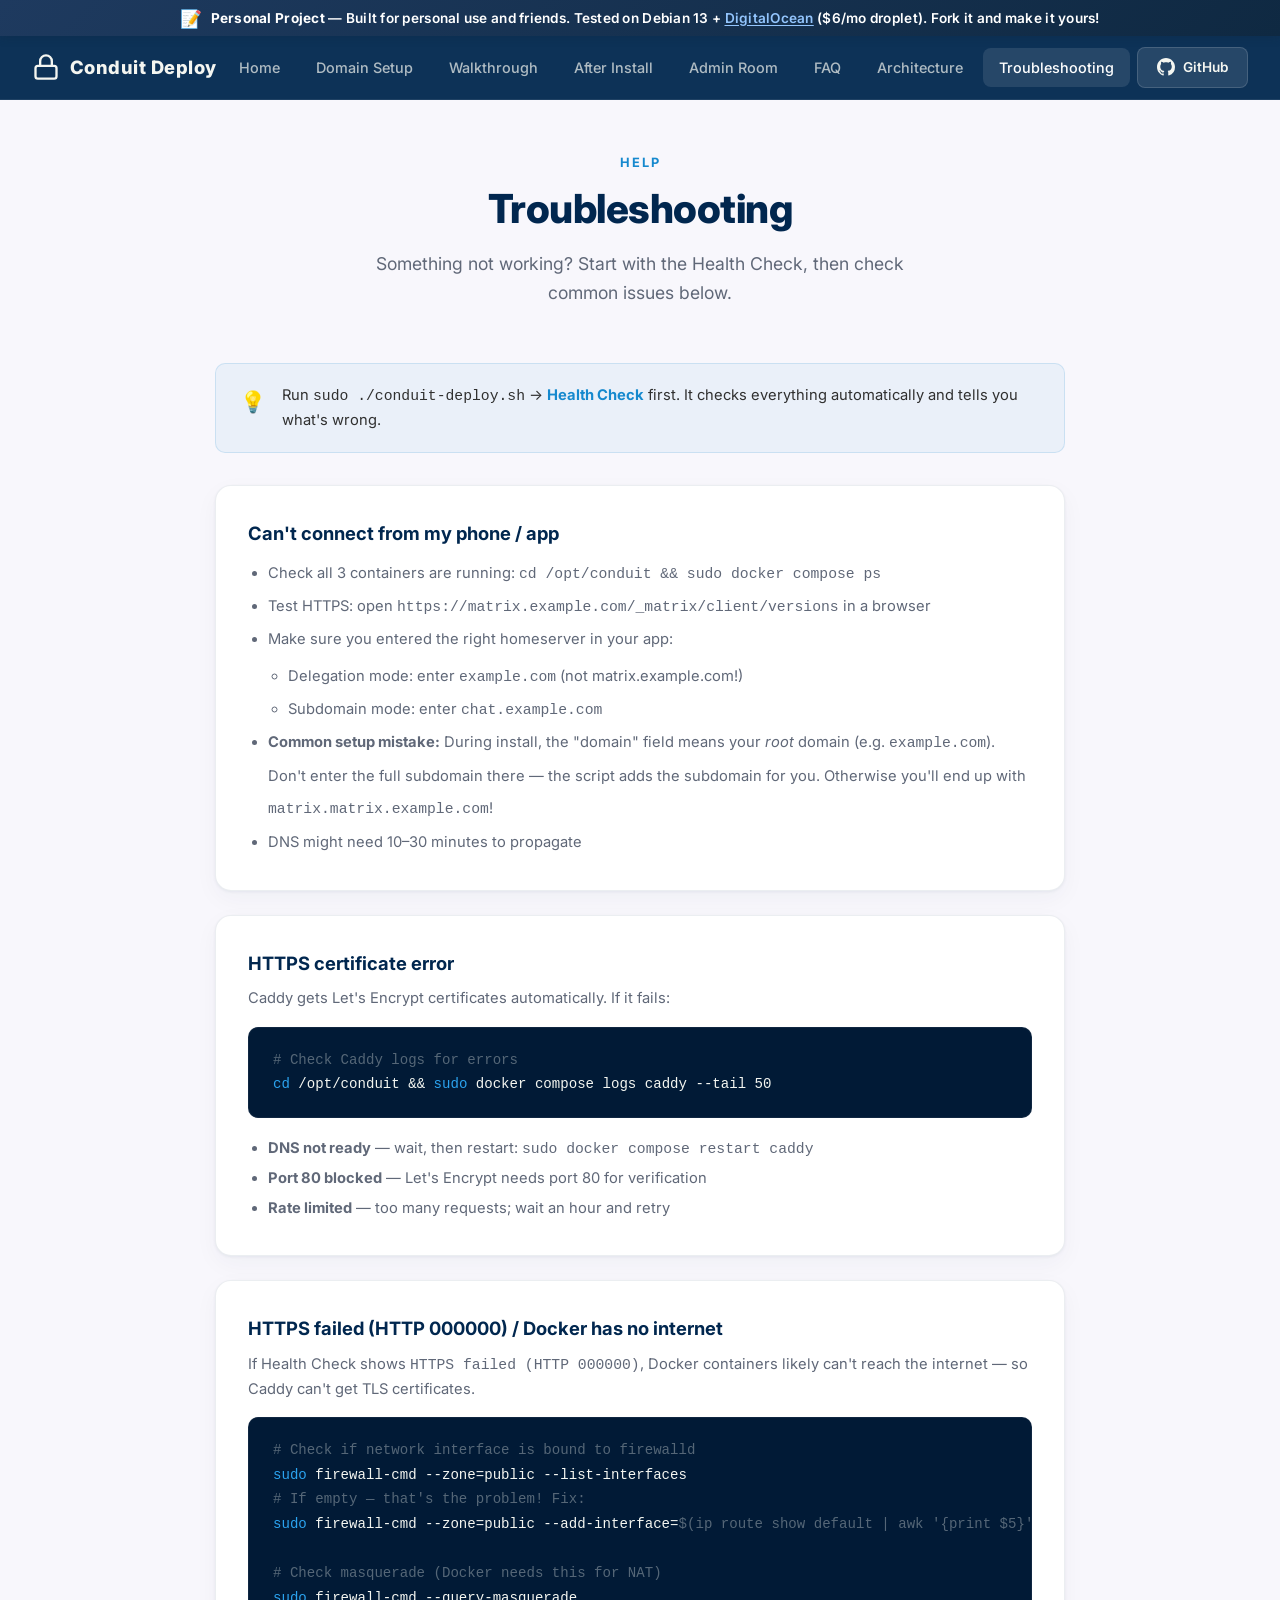
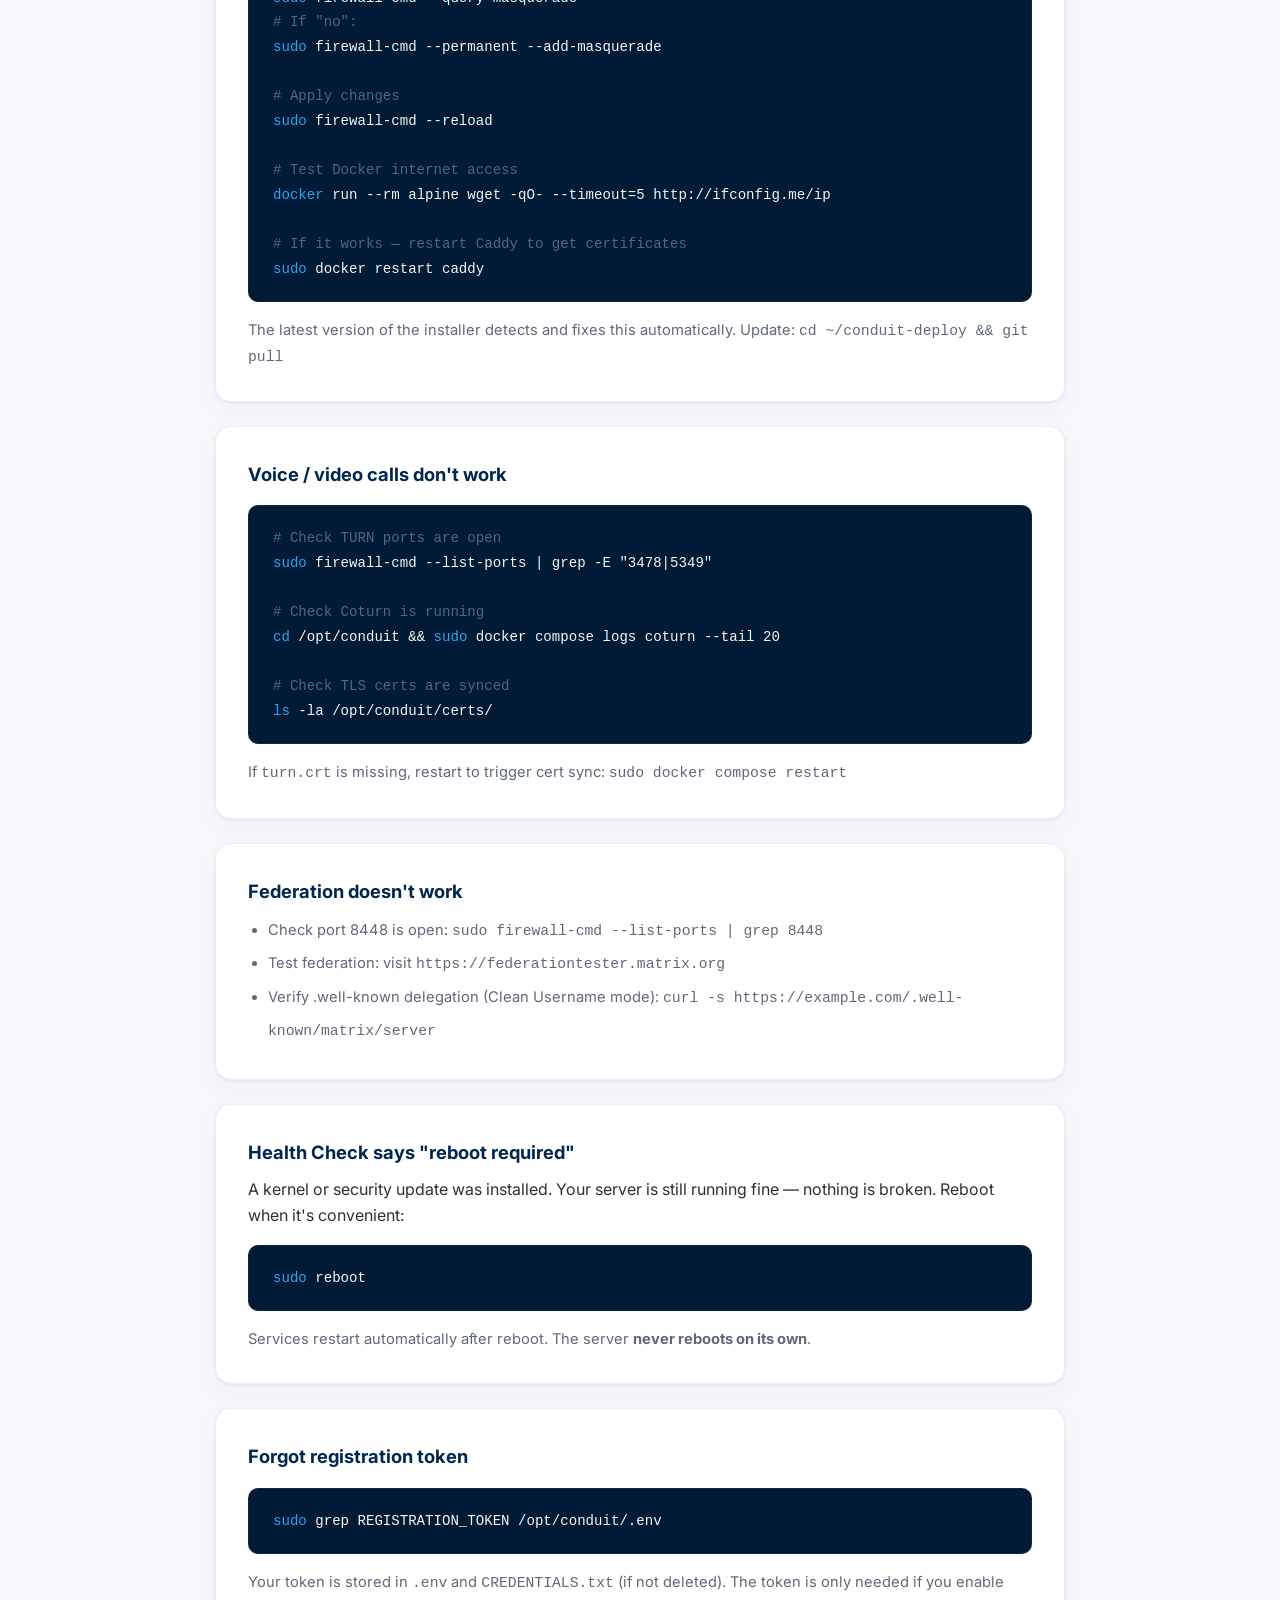
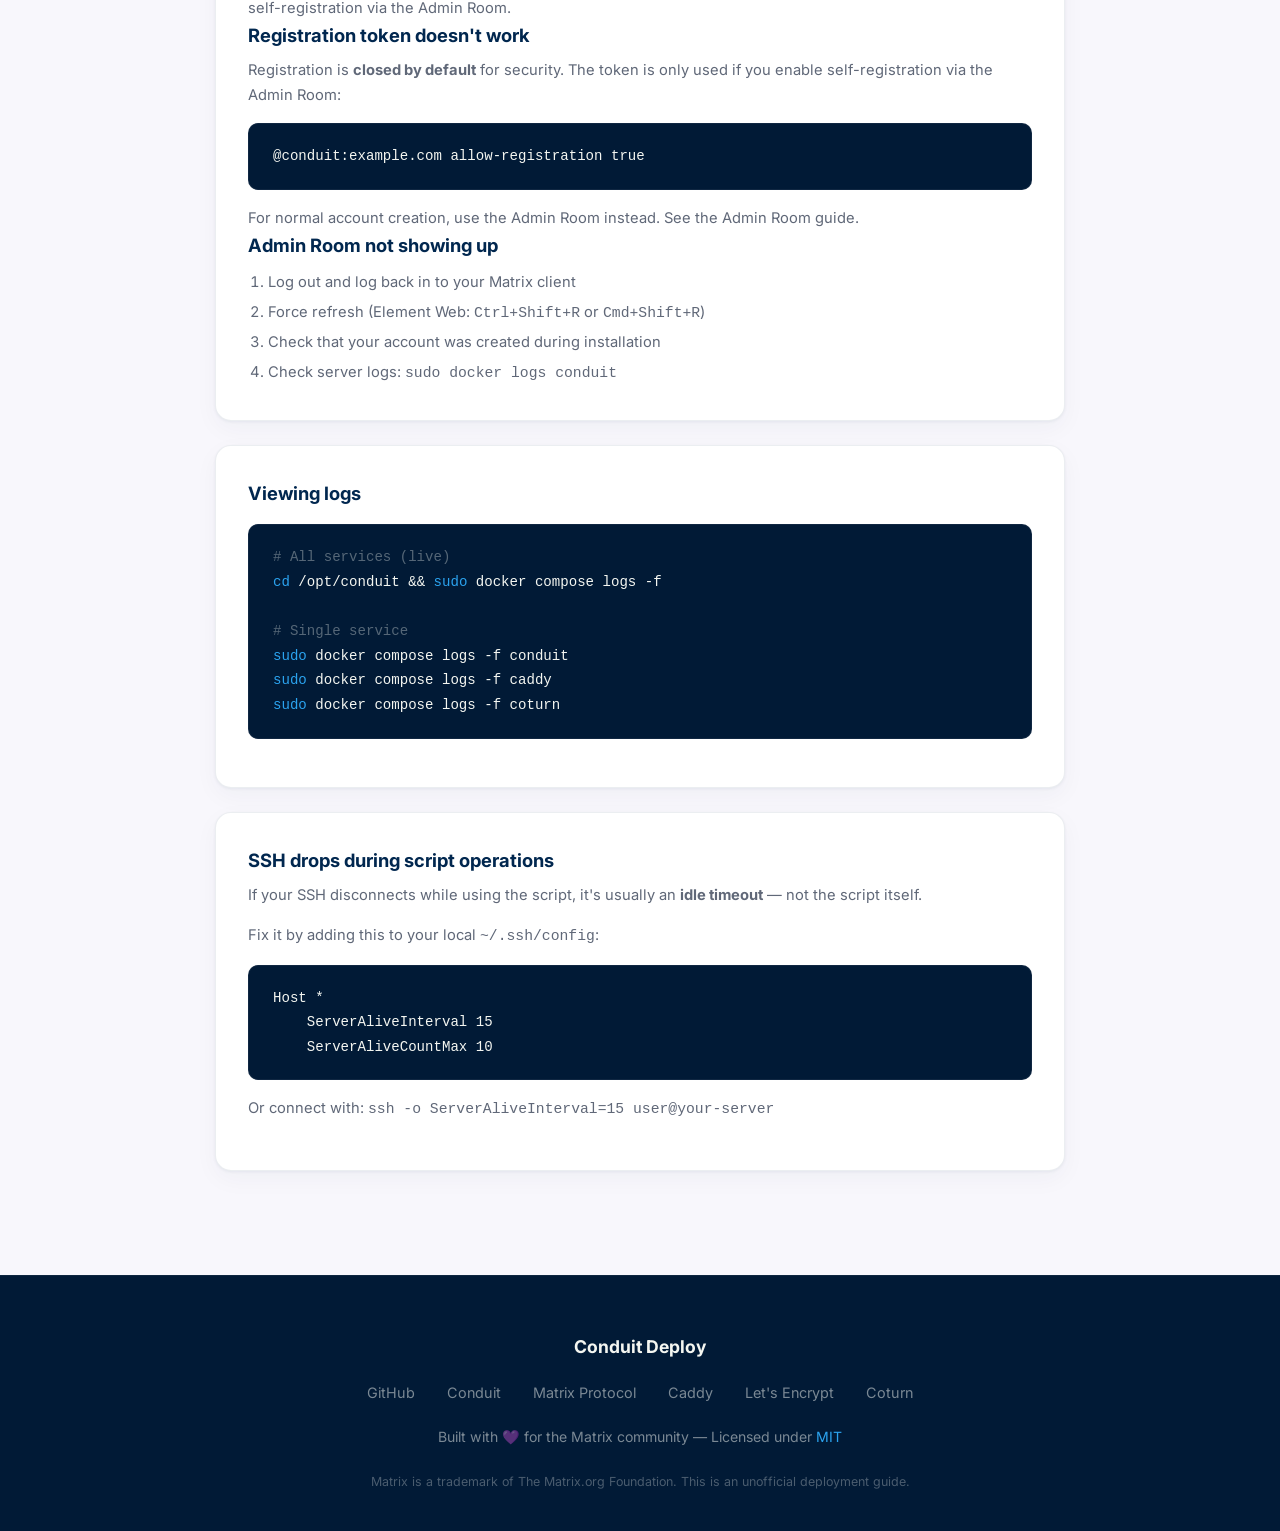
<file: docs/troubleshooting.html>
<!DOCTYPE html>
<html lang="en">
<head>
<meta charset="UTF-8">
<meta name="viewport" content="width=device-width, initial-scale=1.0">
<title>Troubleshooting — Conduit Deploy</title>
<meta name="description" content="Deploy your own private Matrix messaging server in minutes. E2EE, voice/video calls, federation — one script, fully automated.">
<link rel="preconnect" href="https://fonts.googleapis.com">
<link rel="preconnect" href="https://fonts.gstatic.com" crossorigin>
<link href="https://fonts.googleapis.com/css2?family=Inter:wght@300;400;500;600;700;800;900&display=swap" rel="stylesheet">
<link rel="stylesheet" href="style.css">
</head>
<body>

<!-- PREVIEW BANNER -->
<div class="preview-banner">
  <span class="banner-icon">📝</span>
  <span class="banner-text"><strong>Personal Project</strong> — Built for personal use and friends. Tested on Debian 13 + <a href="https://www.digitalocean.com/" target="_blank">DigitalOcean</a> ($6/mo droplet). Fork it and make it yours!</span>
</div>


<!-- NAVBAR -->
<nav class="navbar" id="navbar">
  <div class="nav-brand">
    <svg viewBox="0 0 24 24" fill="none" stroke="currentColor" stroke-width="2" stroke-linecap="round" stroke-linejoin="round"><rect x="3" y="11" width="18" height="11" rx="2" ry="2"/><path d="M7 11V7a5 5 0 0 1 10 0v4"/></svg>
    Conduit Deploy
  </div>
  <div class="nav-links" id="navLinks">
    <a href="index.html">Home</a>
    <a href="domain.html">Domain Setup</a>
    <a href="walkthrough.html">Walkthrough</a>
    <a href="after-install.html">After Install</a>
    <a href="admin.html">Admin Room</a>
    <a href="faq.html">FAQ</a>
    <a href="architecture.html">Architecture</a>
    <a href="troubleshooting.html" class="active">Troubleshooting</a>
  </div>
  <a href="https://github.com/balnaimi/conduit-deploy" target="_blank" class="nav-github">
    <svg width="18" height="18" viewBox="0 0 24 24" fill="currentColor"><path d="M12 0C5.37 0 0 5.37 0 12c0 5.31 3.435 9.795 8.205 11.385.6.105.825-.255.825-.57 0-.285-.015-1.23-.015-2.235-3.015.555-3.795-.735-4.035-1.41-.135-.345-.72-1.41-1.23-1.695-.42-.225-1.02-.78-.015-.795.945-.015 1.62.87 1.845 1.23 1.08 1.815 2.805 1.305 3.495.99.105-.78.42-1.305.765-1.605-2.67-.3-5.46-1.335-5.46-5.925 0-1.305.465-2.385 1.23-3.225-.12-.3-.54-1.53.12-3.18 0 0 1.005-.315 3.3 1.23.96-.27 1.98-.405 3-.405s2.04.135 3 .405c2.295-1.56 3.3-1.23 3.3-1.23.66 1.65.24 2.88.12 3.18.765.84 1.23 1.905 1.23 3.225 0 4.605-2.805 5.625-5.475 5.925.435.375.81 1.095.81 2.22 0 1.605-.015 2.895-.015 3.3 0 .315.225.69.825.57A12.02 12.02 0 0024 12c0-6.63-5.37-12-12-12z"/></svg>
    GitHub
  </a>
  <div class="hamburger" id="hamburger" onclick="toggleNav()">
    <span></span><span></span><span></span>
  </div>
</nav>

<section class="section" style="padding-top:7rem;" style="padding-top:7rem;" class="section section-soft" id="troubleshooting">
  <div class="container-sm">
    <div class="section-header">
      <div class="section-label">Help</div>
      <h2 class="section-title">Troubleshooting</h2>
      <p class="section-desc">Something not working? Start with the Health Check, then check common issues below.</p>
    </div>

    <div class="callout callout-info" style="margin-bottom:2rem;">
      <div class="callout-icon">💡</div>
      <div>Run <code>sudo ./conduit-deploy.sh</code> → <strong>Health Check</strong> first. It checks everything automatically and tells you what's wrong.</div>
    </div>

    <div class="option-card">
      <h3>Can't connect from my phone / app</h3>
      <ul style="margin-left:1.25rem;color:var(--text-dim);font-size:0.92rem;line-height:2.2;">
        <li>Check all 3 containers are running: <code>cd /opt/conduit && sudo docker compose ps</code></li>
        <li>Test HTTPS: open <code>https://matrix.example.com/_matrix/client/versions</code> in a browser</li>
        <li>Make sure you entered the right homeserver in your app:
          <ul style="margin:0.25rem 0 0 1.25rem;">
            <li>Delegation mode: enter <code>example.com</code> (not matrix.example.com!)</li>
            <li>Subdomain mode: enter <code>chat.example.com</code></li>
          </ul>
        </li>
        <li><strong>Common setup mistake:</strong> During install, the "domain" field means your <em>root</em> domain (e.g. <code>example.com</code>). 
          Don't enter the full subdomain there — the script adds the subdomain for you. 
          Otherwise you'll end up with <code>matrix.matrix.example.com</code>!</li>
        <li>DNS might need 10–30 minutes to propagate</li>
      </ul>
    </div>

    <div class="option-card">
      <h3>HTTPS certificate error</h3>
      <p class="desc">Caddy gets Let's Encrypt certificates automatically. If it fails:</p>
      <pre class="code-block"><span class="comment"># Check Caddy logs for errors</span>
<span class="cmd">cd</span> /opt/conduit && <span class="cmd">sudo</span> docker compose logs caddy --tail 50</pre>
      <ul style="margin:0.75rem 0 0 1.25rem;color:var(--text-dim);font-size:0.92rem;line-height:2;">
        <li><strong>DNS not ready</strong> — wait, then restart: <code>sudo docker compose restart caddy</code></li>
        <li><strong>Port 80 blocked</strong> — Let's Encrypt needs port 80 for verification</li>
        <li><strong>Rate limited</strong> — too many requests; wait an hour and retry</li>
      </ul>
    </div>

    <div class="option-card">
      <h3>HTTPS failed (HTTP 000000) / Docker has no internet</h3>
      <p class="desc">If Health Check shows <code>HTTPS failed (HTTP 000000)</code>, Docker containers likely can't reach the internet — so Caddy can't get TLS certificates.</p>
      <pre class="code-block"><span class="comment"># Check if network interface is bound to firewalld</span>
<span class="cmd">sudo</span> firewall-cmd --zone=public --list-interfaces
<span class="comment"># If empty — that's the problem! Fix:</span>
<span class="cmd">sudo</span> firewall-cmd --zone=public --add-interface=<span class="comment">$(ip route show default | awk '{print $5}')</span> --permanent

<span class="comment"># Check masquerade (Docker needs this for NAT)</span>
<span class="cmd">sudo</span> firewall-cmd --query-masquerade
<span class="comment"># If "no":</span>
<span class="cmd">sudo</span> firewall-cmd --permanent --add-masquerade

<span class="comment"># Apply changes</span>
<span class="cmd">sudo</span> firewall-cmd --reload

<span class="comment"># Test Docker internet access</span>
<span class="cmd">docker</span> run --rm alpine wget -qO- --timeout=5 http://ifconfig.me/ip

<span class="comment"># If it works — restart Caddy to get certificates</span>
<span class="cmd">sudo</span> docker restart caddy</pre>
      <p style="color:var(--text-dim);font-size:0.92rem;margin-top:0.75rem;">The latest version of the installer detects and fixes this automatically. Update: <code>cd ~/conduit-deploy && git pull</code></p>
    </div>

    <div class="option-card">
      <h3>Voice / video calls don't work</h3>
      <pre class="code-block"><span class="comment"># Check TURN ports are open</span>
<span class="cmd">sudo</span> firewall-cmd --list-ports | grep -E "3478|5349"

<span class="comment"># Check Coturn is running</span>
<span class="cmd">cd</span> /opt/conduit && <span class="cmd">sudo</span> docker compose logs coturn --tail 20

<span class="comment"># Check TLS certs are synced</span>
<span class="cmd">ls</span> -la /opt/conduit/certs/</pre>
      <p style="color:var(--text-dim);font-size:0.92rem;margin-top:0.75rem;">If <code>turn.crt</code> is missing, restart to trigger cert sync: <code>sudo docker compose restart</code></p>
    </div>

    <div class="option-card">
      <h3>Federation doesn't work</h3>
      <ul style="margin-left:1.25rem;color:var(--text-dim);font-size:0.92rem;line-height:2.2;">
        <li>Check port 8448 is open: <code>sudo firewall-cmd --list-ports | grep 8448</code></li>
        <li>Test federation: visit <code>https://federationtester.matrix.org</code></li>
        <li>Verify .well-known delegation (Clean Username mode): <code>curl -s https://example.com/.well-known/matrix/server</code></li>
      </ul>
    </div>

    <div class="option-card">
      <h3>Health Check says "reboot required"</h3>
      <p>A kernel or security update was installed. Your server is still running fine — nothing is broken. Reboot when it's convenient:</p>
      <pre class="code-block"><span class="cmd">sudo</span> reboot</pre>
      <p style="color:var(--text-dim);font-size:0.92rem;margin-top:0.5rem;">Services restart automatically after reboot. The server <strong>never reboots on its own</strong>.</p>
    </div>

    <div class="option-card">
      <h3>Forgot registration token</h3>
      <pre class="code-block"><span class="cmd">sudo</span> grep REGISTRATION_TOKEN /opt/conduit/.env</pre>
      <p style="color:var(--text-dim);font-size:0.92rem;margin-top:0.5rem;">Your token is stored in <code>.env</code> and <code>CREDENTIALS.txt</code> (if not deleted). The token is only needed if you enable self-registration via the Admin Room.</p>
      
      <h3>Registration token doesn't work</h3>
      <p style="color:var(--text-dim);font-size:0.92rem;">Registration is <strong>closed by default</strong> for security. The token is only used if you enable self-registration via the Admin Room:</p>
      <pre class="code-block">@conduit:example.com allow-registration true</pre>
      <p style="color:var(--text-dim);font-size:0.92rem;margin-top:0.5rem;">For normal account creation, use the Admin Room instead. See the <a href="admin.html" style="color:var(--primary);">Admin Room guide</a>.</p>
      
      <h3>Admin Room not showing up</h3>
      <ol style="color:var(--text-dim);font-size:0.92rem;margin-left:1.25rem;line-height:2;">
        <li>Log out and log back in to your Matrix client</li>
        <li>Force refresh (Element Web: <kbd>Ctrl+Shift+R</kbd> or <kbd>Cmd+Shift+R</kbd>)</li>
        <li>Check that your account was created during installation</li>
        <li>Check server logs: <code>sudo docker logs conduit</code></li>
      </ol>
    </div>

    <div class="option-card">
      <h3>Viewing logs</h3>
      <pre class="code-block"><span class="comment"># All services (live)</span>
<span class="cmd">cd</span> /opt/conduit && <span class="cmd">sudo</span> docker compose logs -f

<span class="comment"># Single service</span>
<span class="cmd">sudo</span> docker compose logs -f conduit
<span class="cmd">sudo</span> docker compose logs -f caddy
<span class="cmd">sudo</span> docker compose logs -f coturn</pre>
    </div>

    <div class="option-card">
      <h3>SSH drops during script operations</h3>
      <p class="desc">If your SSH disconnects while using the script, it's usually an <strong>idle timeout</strong> — not the script itself.</p>
      <p class="desc" style="margin-top:0.5rem;">Fix it by adding this to your local <code>~/.ssh/config</code>:</p>
      <pre class="code-block">Host *
    ServerAliveInterval 15
    ServerAliveCountMax 10</pre>
      <p class="desc" style="margin-top:0.5rem;">Or connect with: <code>ssh -o ServerAliveInterval=15 user@your-server</code></p>
    </div>
  </div>
</section>



<!-- FOOTER -->
<footer class="footer">
  <div class="footer-brand">Conduit Deploy</div>
  <div class="footer-links">
    <a href="https://github.com/balnaimi/conduit-deploy" target="_blank">GitHub</a>
    <a href="https://conduit.rs/" target="_blank">Conduit</a>
    <a href="https://matrix.org/" target="_blank">Matrix Protocol</a>
    <a href="https://caddyserver.com/" target="_blank">Caddy</a>
    <a href="https://letsencrypt.org/" target="_blank">Let's Encrypt</a>
    <a href="https://github.com/coturn/coturn" target="_blank">Coturn</a>
  </div>
  <p style="font-size:0.88rem;">Built with 💜 for the Matrix community — Licensed under <a href="https://opensource.org/licenses/MIT" target="_blank">MIT</a></p>
  <p class="footer-copy">Matrix is a trademark of The Matrix.org Foundation. This is an unofficial deployment guide.</p>
</footer>

<div class="toast" id="toast"></div>

<script>
// NAVBAR SCROLL
const navbar = document.getElementById('navbar');
window.addEventListener('scroll', () => {
  navbar.classList.toggle('scrolled', window.scrollY > 20);
});

// MOBILE NAV
function toggleNav() {
  document.getElementById('navLinks').classList.toggle('open');
}

// SMOOTH SCROLL (close mobile nav)
document.querySelectorAll('.nav-links a').forEach(a => {
  a.addEventListener('click', () => {
    document.getElementById('navLinks').classList.remove('open');
  });
});

// COPY BUTTONS
document.addEventListener('DOMContentLoaded', () => {
  document.querySelectorAll('.code-block').forEach(block => {
    const btn = document.createElement('button');
    btn.className = 'copy-btn';
    btn.textContent = '📋 Copy';
    btn.onclick = () => {
      const text = block.textContent.replace('📋 Copy', '').replace('✅ Copied!', '').trim();
      navigator.clipboard.writeText(text).then(() => {
        btn.textContent = '✅ Copied!';
        setTimeout(() => { btn.textContent = '📋 Copy'; }, 2000);
      });
    };
    block.appendChild(btn);
  });
});

// TOAST
function showToast(msg) {
  const t = document.getElementById('toast');
  t.textContent = msg;
  t.classList.add('show');
  setTimeout(() => t.classList.remove('show'), 2500);
}
</script>
</body>
</html>
</file>
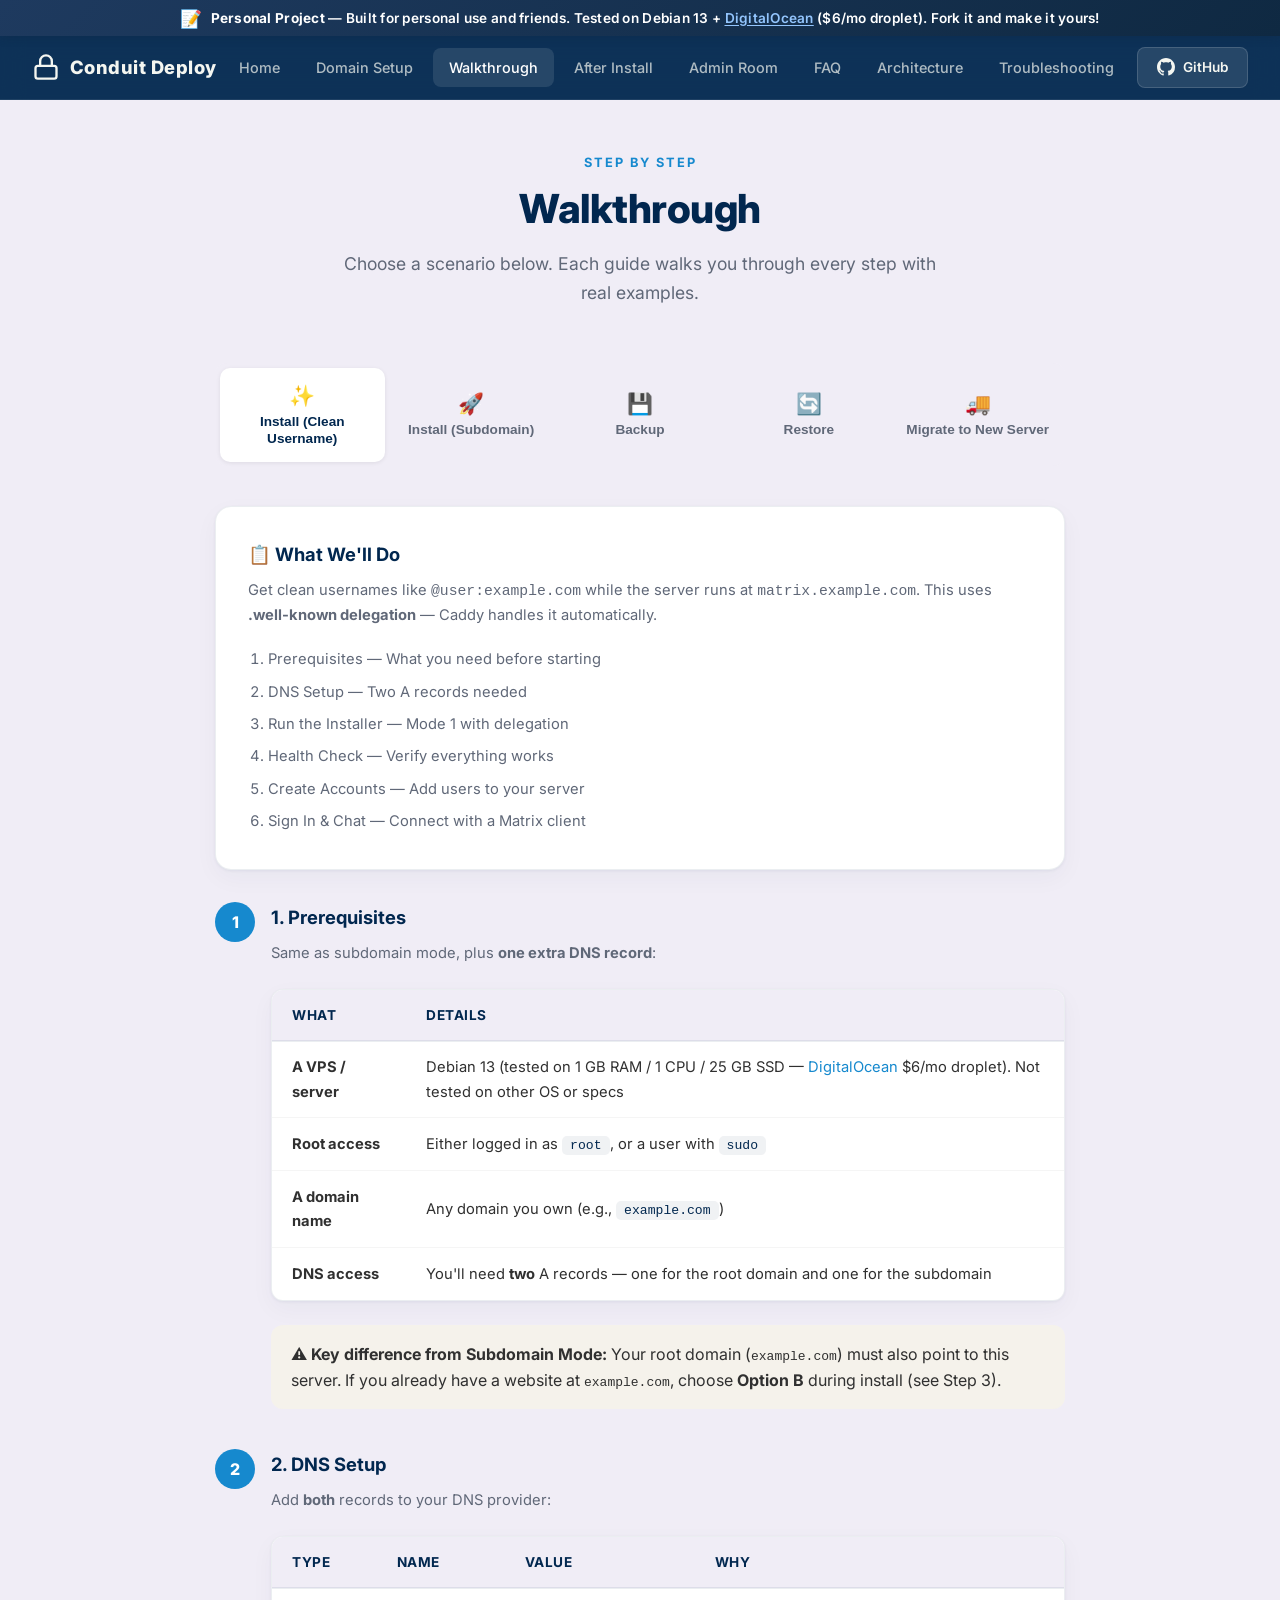
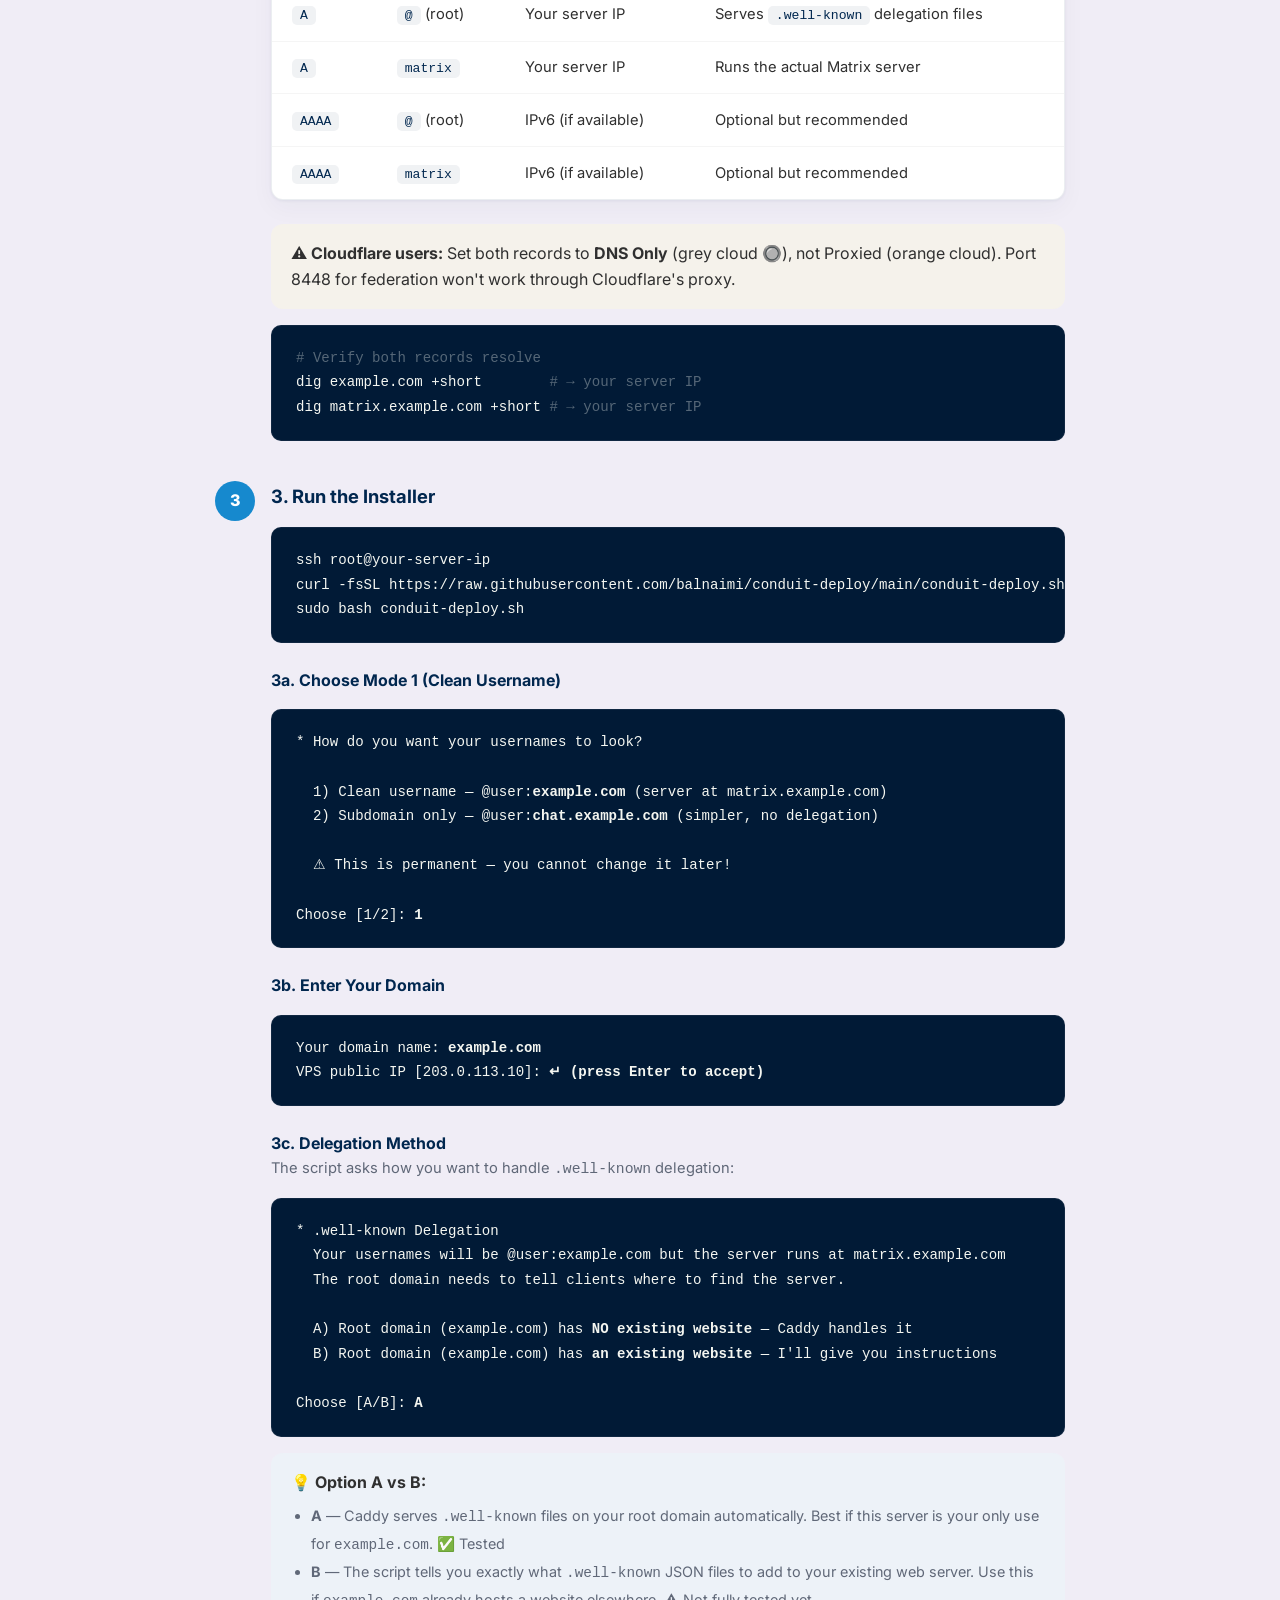
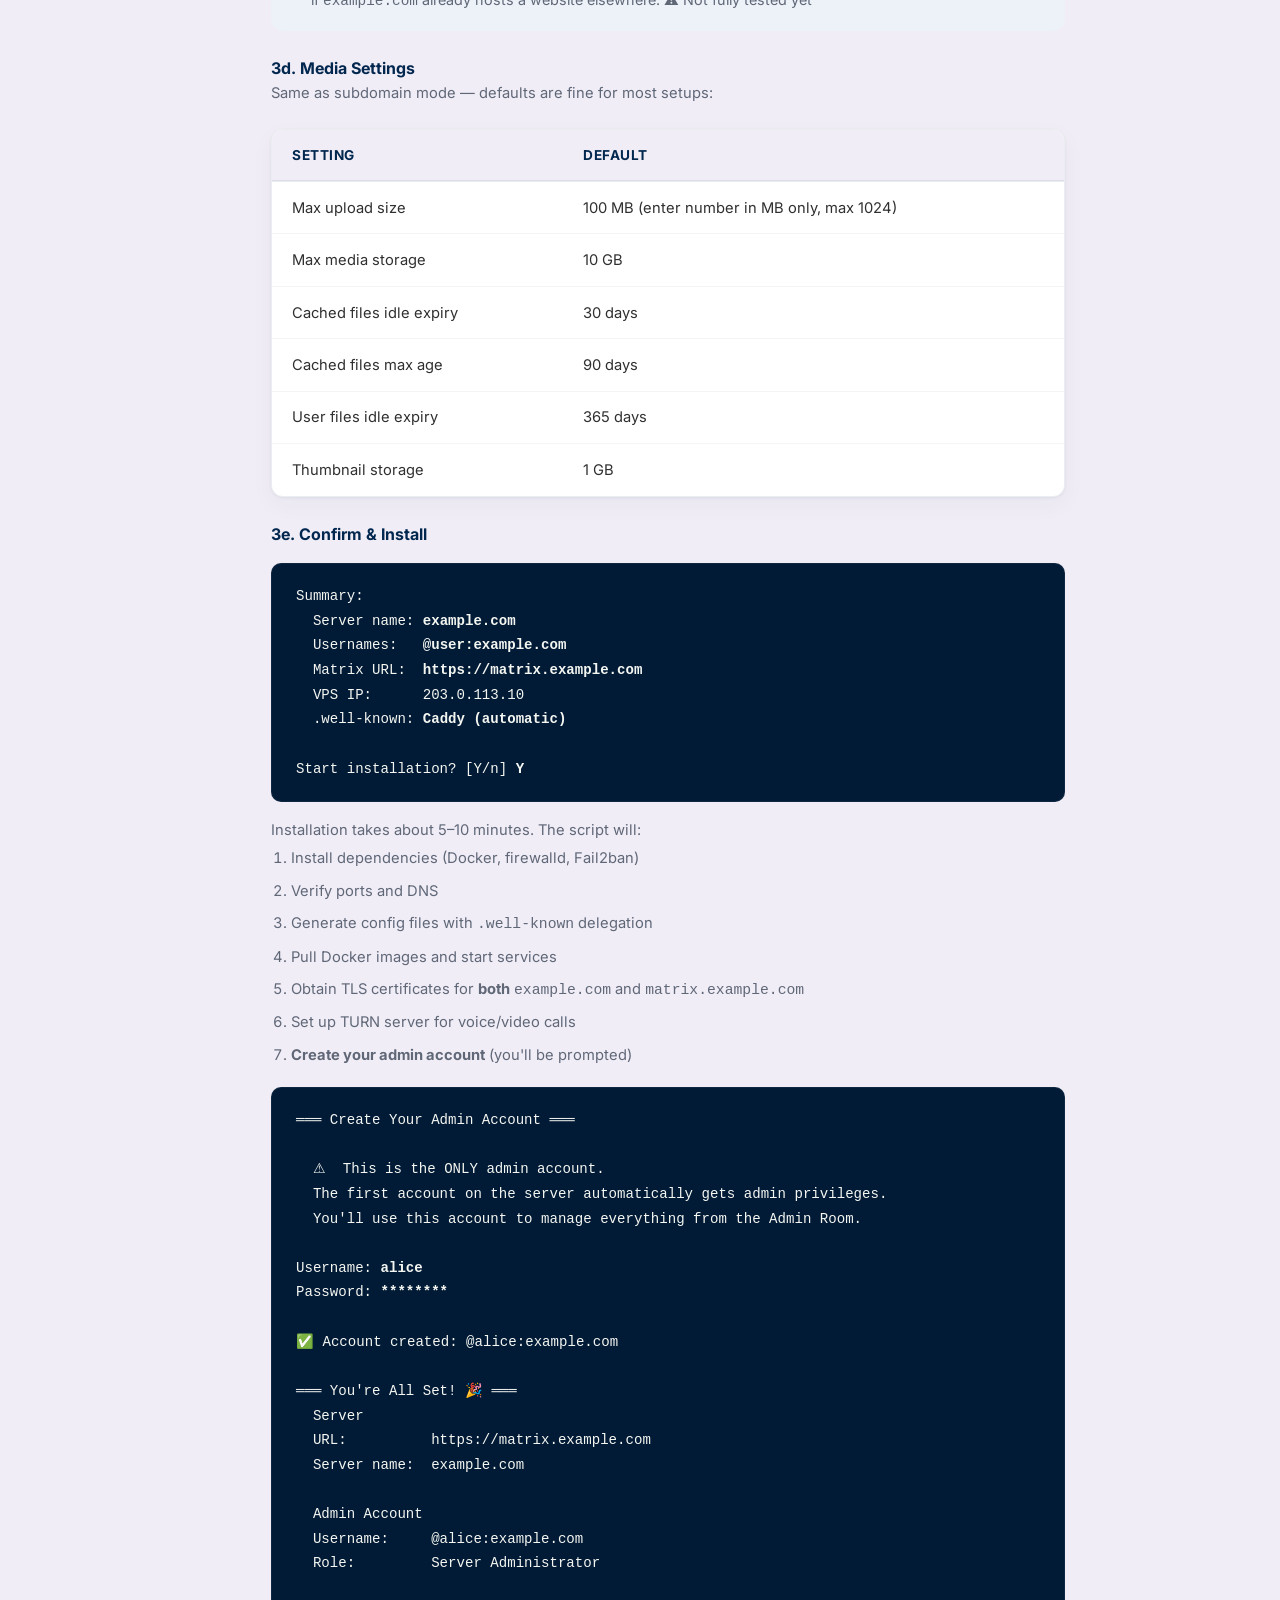
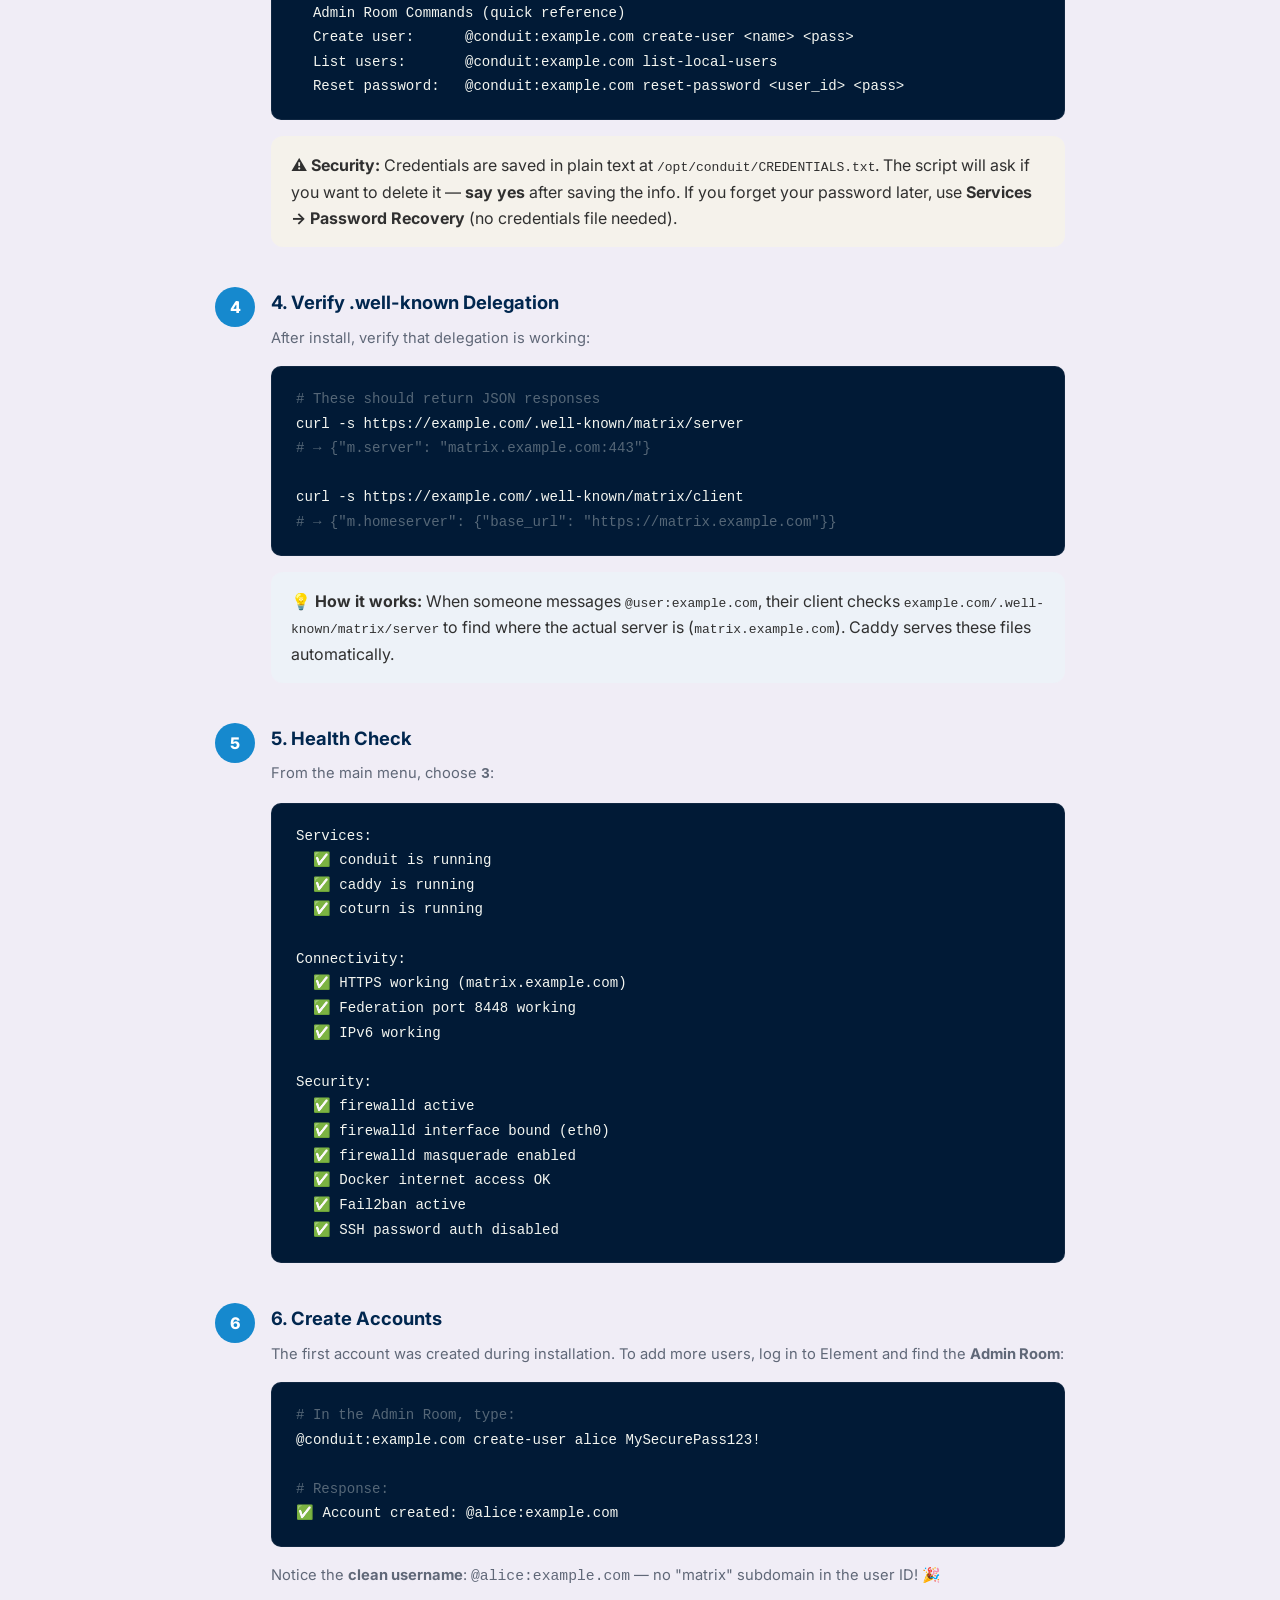
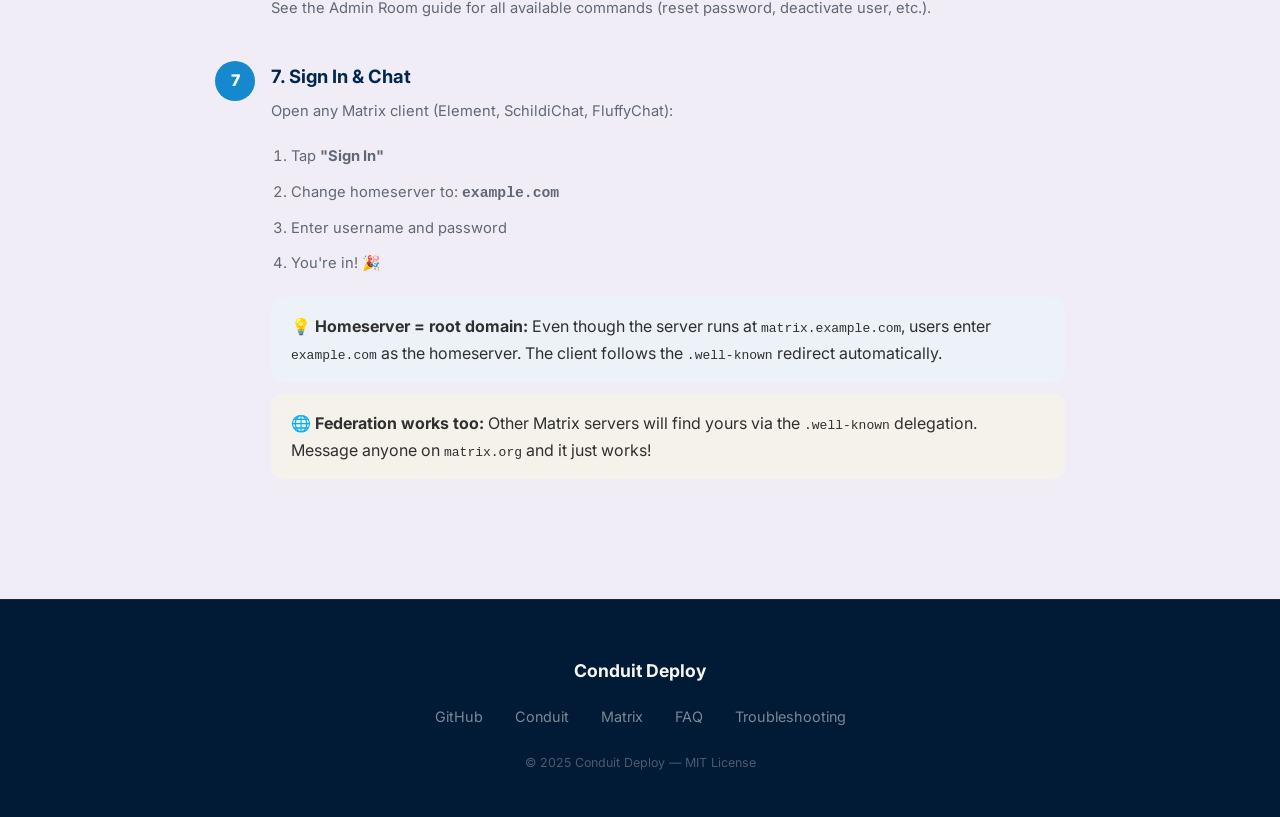
<file: docs/walkthrough.html>
<!DOCTYPE html>
<html lang="en">
<head>
<meta charset="UTF-8">
<meta name="viewport" content="width=device-width, initial-scale=1.0">
<title>Walkthrough — Conduit Deploy</title>
<meta name="description" content="Step-by-step guides: install your Matrix server, create accounts, backup, restore, and migrate.">
<link rel="preconnect" href="https://fonts.googleapis.com">
<link rel="preconnect" href="https://fonts.gstatic.com" crossorigin>
<link href="https://fonts.googleapis.com/css2?family=Inter:wght@300;400;500;600;700;800;900&display=swap" rel="stylesheet">
<link rel="stylesheet" href="style.css">
</head>
<body>

<!-- PREVIEW BANNER -->
<div class="preview-banner">
  <span class="banner-icon">📝</span>
  <span class="banner-text"><strong>Personal Project</strong> — Built for personal use and friends. Tested on Debian 13 + <a href="https://www.digitalocean.com/" target="_blank">DigitalOcean</a> ($6/mo droplet). Fork it and make it yours!</span>
</div>

<!-- NAVBAR -->
<nav class="navbar" id="navbar">
  <div class="nav-brand">
    <svg viewBox="0 0 24 24" fill="none" stroke="currentColor" stroke-width="2" stroke-linecap="round" stroke-linejoin="round"><rect x="3" y="11" width="18" height="11" rx="2" ry="2"/><path d="M7 11V7a5 5 0 0 1 10 0v4"/></svg>
    Conduit Deploy
  </div>
  <div class="nav-links" id="navLinks">
    <a href="index.html">Home</a>
    <a href="domain.html">Domain Setup</a>
    <a href="walkthrough.html" class="active">Walkthrough</a>
    <a href="after-install.html">After Install</a>
    <a href="admin.html">Admin Room</a>
    <a href="faq.html">FAQ</a>
    <a href="architecture.html">Architecture</a>
    <a href="troubleshooting.html">Troubleshooting</a>
  </div>
  <a href="https://github.com/balnaimi/conduit-deploy" target="_blank" class="nav-github">
    <svg width="18" height="18" viewBox="0 0 24 24" fill="currentColor"><path d="M12 0C5.37 0 0 5.37 0 12c0 5.31 3.435 9.795 8.205 11.385.6.105.825-.255.825-.57 0-.285-.015-1.23-.015-2.235-3.015.555-3.795-.735-4.035-1.41-.135-.345-.72-1.41-1.23-1.695-.42-.225-1.02-.78-.015-.795.945-.015 1.62.87 1.845 1.23 1.08 1.815 2.805 1.305 3.495.99.105-.78.42-1.305.765-1.605-2.67-.3-5.46-1.335-5.46-5.925 0-1.305.465-2.385 1.23-3.225-.12-.3-.54-1.53.12-3.18 0 0 1.005-.315 3.3 1.23.96-.27 1.98-.405 3-.405s2.04.135 3 .405c2.295-1.56 3.3-1.23 3.3-1.23.66 1.65.24 2.88.12 3.18.765.84 1.23 1.905 1.23 3.225 0 4.605-2.805 5.625-5.475 5.925.435.375.81 1.095.81 2.22 0 1.605-.015 2.895-.015 3.3 0 .315.225.69.825.57A12.02 12.02 0 0024 12c0-6.63-5.37-12-12-12z"/></svg>
    GitHub
  </a>
  <div class="hamburger" id="hamburger" onclick="toggleNav()">
    <span></span><span></span><span></span>
  </div>
</nav>

<section class="section section-alt" style="padding-top:7rem;" id="walkthrough">
  <div class="container-sm">
    <div class="section-header">
      <div class="section-label">Step by Step</div>
      <h2 class="section-title">Walkthrough</h2>
      <p class="section-desc">Choose a scenario below. Each guide walks you through every step with real examples.</p>
    </div>

    <!-- TAB NAVIGATION -->
    <div class="tab-nav">
      <button class="tab-btn active" onclick="switchTab('clean')">
        <span class="tab-icon">✨</span>
        Install (Clean Username)
      </button>
      <button class="tab-btn" onclick="switchTab('subdomain')">
        <span class="tab-icon">🚀</span>
        Install (Subdomain)
      </button>
      <button class="tab-btn" onclick="switchTab('backup')">
        <span class="tab-icon">💾</span>
        Backup
      </button>
      <button class="tab-btn" onclick="switchTab('restore')">
        <span class="tab-icon">🔄</span>
        Restore
      </button>
      <button class="tab-btn" onclick="switchTab('migrate')">
        <span class="tab-icon">🚚</span>
        Migrate to New Server
      </button>
    </div>


    <!-- ══════════════════════════════════════════════ -->
    <!-- TAB 1: INSTALL (SUBDOMAIN MODE)               -->
    <!-- ══════════════════════════════════════════════ -->
    <!-- ══════════════════════════════════════════════ -->
    <!-- TAB 0: INSTALL (CLEAN USERNAME MODE)          -->
    <!-- ══════════════════════════════════════════════ -->
    <div class="tab-content active" id="tab-clean">

      <div class="option-card" style="margin-bottom:2rem;">
        <h3>📋 What We'll Do</h3>
        <p class="desc" style="margin-top:0.5rem;">Get clean usernames like <code>@user:example.com</code> while the server runs at <code>matrix.example.com</code>. This uses <strong>.well-known delegation</strong> — Caddy handles it automatically.</p>
        <ol style="margin-left:1.25rem;color:var(--text-dim);font-size:0.92rem;line-height:2.2;">
          <li>Prerequisites — What you need before starting</li>
          <li>DNS Setup — Two A records needed</li>
          <li>Run the Installer — Mode 1 with delegation</li>
          <li>Health Check — Verify everything works</li>
          <li>Create Accounts — Add users to your server</li>
          <li>Sign In &amp; Chat — Connect with a Matrix client</li>
        </ol>
      </div>

      <div class="steps">

        <div class="step">
          <h3>1. Prerequisites</h3>
          <p class="desc">Same as subdomain mode, plus <strong>one extra DNS record</strong>:</p>
          <div class="table-wrap">
            <table>
              <thead><tr><th>What</th><th>Details</th></tr></thead>
              <tbody>
                <tr><td><strong>A VPS / server</strong></td><td>Debian 13 (tested on 1 GB RAM / 1 CPU / 25 GB SSD — <a href="https://www.digitalocean.com/" target="_blank" style="color:var(--blue);">DigitalOcean</a> $6/mo droplet). Not tested on other OS or specs</td></tr>
                <tr><td><strong>Root access</strong></td><td>Either logged in as <code>root</code>, or a user with <code>sudo</code></td></tr>
                <tr><td><strong>A domain name</strong></td><td>Any domain you own (e.g., <code>example.com</code>)</td></tr>
                <tr><td><strong>DNS access</strong></td><td>You'll need <strong>two</strong> A records — one for the root domain and one for the subdomain</td></tr>
              </tbody>
            </table>
          </div>
          <div style="background:var(--bg-warm);padding:1rem 1.25rem;border-radius:var(--radius);margin-top:1rem;">
            <strong>⚠️ Key difference from Subdomain Mode:</strong> Your root domain (<code>example.com</code>) must also point to this server. If you already have a website at <code>example.com</code>, choose <strong>Option B</strong> during install (see Step 3).
          </div>
        </div>

        <div class="step">
          <h3>2. DNS Setup</h3>
          <p class="desc">Add <strong>both</strong> records to your DNS provider:</p>
          <div class="table-wrap">
            <table>
              <thead><tr><th>Type</th><th>Name</th><th>Value</th><th>Why</th></tr></thead>
              <tbody>
                <tr><td><code>A</code></td><td><code>@</code> (root)</td><td>Your server IP</td><td>Serves <code>.well-known</code> delegation files</td></tr>
                <tr><td><code>A</code></td><td><code>matrix</code></td><td>Your server IP</td><td>Runs the actual Matrix server</td></tr>
                <tr><td><code>AAAA</code></td><td><code>@</code> (root)</td><td>IPv6 (if available)</td><td>Optional but recommended</td></tr>
                <tr><td><code>AAAA</code></td><td><code>matrix</code></td><td>IPv6 (if available)</td><td>Optional but recommended</td></tr>
              </tbody>
            </table>
          </div>
          <div style="background:var(--bg-warm);padding:1rem 1.25rem;border-radius:var(--radius);margin-top:1rem;">
            <strong>⚠️ Cloudflare users:</strong> Set both records to <strong>DNS Only</strong> (grey cloud 🔘), not Proxied (orange cloud). Port 8448 for federation won't work through Cloudflare's proxy.
          </div>
          <pre class="code-block" style="margin-top:1rem;"><span class="comment"># Verify both records resolve</span>
dig example.com +short        <span class="comment"># → your server IP</span>
dig matrix.example.com +short <span class="comment"># → your server IP</span></pre>
        </div>

        <div class="step">
          <h3>3. Run the Installer</h3>
          <pre class="code-block">ssh root@your-server-ip
curl -fsSL https://raw.githubusercontent.com/balnaimi/conduit-deploy/main/conduit-deploy.sh -o conduit-deploy.sh
sudo bash conduit-deploy.sh</pre>

          <h4 style="margin-top:1.5rem;color:var(--navy);font-size:1rem;">3a. Choose Mode 1 (Clean Username)</h4>
          <pre class="code-block">* How do you want your usernames to look?

  1) Clean username — @user:<strong>example.com</strong> (server at matrix.example.com)
  2) Subdomain only — @user:<strong>chat.example.com</strong> (simpler, no delegation)

  ⚠ This is permanent — you cannot change it later!

Choose [1/2]: <strong>1</strong></pre>

          <h4 style="margin-top:1.5rem;color:var(--navy);font-size:1rem;">3b. Enter Your Domain</h4>
          <pre class="code-block">Your domain name: <strong>example.com</strong>
VPS public IP [203.0.113.10]: <strong>↵ (press Enter to accept)</strong></pre>

          <h4 style="margin-top:1.5rem;color:var(--navy);font-size:1rem;">3c. Delegation Method</h4>
          <p class="desc">The script asks how you want to handle <code>.well-known</code> delegation:</p>
          <pre class="code-block">* .well-known Delegation
  Your usernames will be @user:example.com but the server runs at matrix.example.com
  The root domain needs to tell clients where to find the server.

  A) Root domain (example.com) has <strong>NO existing website</strong> — Caddy handles it
  B) Root domain (example.com) has <strong>an existing website</strong> — I'll give you instructions

Choose [A/B]: <strong>A</strong></pre>
          <div style="background:var(--bg-cool);padding:1rem 1.25rem;border-radius:var(--radius);margin-top:0.75rem;">
            <strong>💡 Option A vs B:</strong>
            <ul style="margin:0.5rem 0 0 1.25rem;color:var(--text-dim);font-size:0.9rem;line-height:1.8;">
              <li><strong>A</strong> — Caddy serves <code>.well-known</code> files on your root domain automatically. Best if this server is your only use for <code>example.com</code>. ✅ Tested</li>
              <li><strong>B</strong> — The script tells you exactly what <code>.well-known</code> JSON files to add to your existing web server. Use this if <code>example.com</code> already hosts a website elsewhere. ⚠️ Not fully tested yet</li>
            </ul>
          </div>

          <h4 style="margin-top:1.5rem;color:var(--navy);font-size:1rem;">3d. Media Settings</h4>
          <p class="desc">Same as subdomain mode — defaults are fine for most setups:</p>
          <div class="table-wrap">
            <table>
              <thead><tr><th>Setting</th><th>Default</th></tr></thead>
              <tbody>
                <tr><td>Max upload size</td><td>100 MB (enter number in MB only, max 1024)</td></tr>
                <tr><td>Max media storage</td><td>10 GB</td></tr>
                <tr><td>Cached files idle expiry</td><td>30 days</td></tr>
                <tr><td>Cached files max age</td><td>90 days</td></tr>
                <tr><td>User files idle expiry</td><td>365 days</td></tr>
                <tr><td>Thumbnail storage</td><td>1 GB</td></tr>
              </tbody>
            </table>
          </div>

          <h4 style="margin-top:1.5rem;color:var(--navy);font-size:1rem;">3e. Confirm &amp; Install</h4>
          <pre class="code-block">Summary:
  Server name: <strong>example.com</strong>
  Usernames:   <strong>@user:example.com</strong>
  Matrix URL:  <strong>https://matrix.example.com</strong>
  VPS IP:      203.0.113.10
  .well-known: <strong>Caddy (automatic)</strong>

Start installation? [Y/n] <strong>Y</strong></pre>
          <p class="desc" style="margin-top:0.75rem;">Installation takes about 5–10 minutes. The script will:</p>
          <ol style="margin-left:1.25rem;color:var(--text-dim);font-size:0.92rem;line-height:2.2;">
            <li>Install dependencies (Docker, firewalld, Fail2ban)</li>
            <li>Verify ports and DNS</li>
            <li>Generate config files with <code>.well-known</code> delegation</li>
            <li>Pull Docker images and start services</li>
            <li>Obtain TLS certificates for <strong>both</strong> <code>example.com</code> and <code>matrix.example.com</code></li>
            <li>Set up TURN server for voice/video calls</li>
            <li><strong>Create your admin account</strong> (you'll be prompted)</li>
          </ol>
          <pre class="code-block" style="margin-top:1rem;">═══ Create Your Admin Account ═══

  ⚠  This is the ONLY admin account.
  The first account on the server automatically gets admin privileges.
  You'll use this account to manage everything from the Admin Room.

Username: <strong>alice</strong>
Password: <strong>********</strong>

✅ Account created: @alice:example.com

═══ You're All Set! 🎉 ═══
  Server
  URL:          https://matrix.example.com
  Server name:  example.com

  Admin Account
  Username:     @alice:example.com
  Role:         Server Administrator

  Admin Room Commands (quick reference)
  Create user:      @conduit:example.com create-user &lt;name&gt; &lt;pass&gt;
  List users:       @conduit:example.com list-local-users
  Reset password:   @conduit:example.com reset-password &lt;user_id&gt; &lt;pass&gt;</pre>
          <div style="background:var(--bg-warm);padding:1rem 1.25rem;border-radius:var(--radius);margin-top:1rem;">
            <strong>⚠️ Security:</strong> Credentials are saved in plain text at <code>/opt/conduit/CREDENTIALS.txt</code>. The script will ask if you want to delete it — <strong>say yes</strong> after saving the info. If you forget your password later, use <strong>Services → Password Recovery</strong> (no credentials file needed).
          </div>
        </div>

        <div class="step">
          <h3>4. Verify .well-known Delegation</h3>
          <p class="desc">After install, verify that delegation is working:</p>
          <pre class="code-block"><span class="comment"># These should return JSON responses</span>
curl -s https://example.com/.well-known/matrix/server
<span class="comment"># → {"m.server": "matrix.example.com:443"}</span>

curl -s https://example.com/.well-known/matrix/client
<span class="comment"># → {"m.homeserver": {"base_url": "https://matrix.example.com"}}</span></pre>
          <div style="background:var(--bg-cool);padding:1rem 1.25rem;border-radius:var(--radius);margin-top:1rem;">
            <strong>💡 How it works:</strong> When someone messages <code>@user:example.com</code>, their client checks <code>example.com/.well-known/matrix/server</code> to find where the actual server is (<code>matrix.example.com</code>). Caddy serves these files automatically.
          </div>
        </div>

        <div class="step">
          <h3>5. Health Check</h3>
          <p class="desc">From the main menu, choose <strong><code>3</code></strong>:</p>
          <pre class="code-block">Services:
  ✅ conduit is running
  ✅ caddy is running
  ✅ coturn is running

Connectivity:
  ✅ HTTPS working (matrix.example.com)
  ✅ Federation port 8448 working
  ✅ IPv6 working

Security:
  ✅ firewalld active
  ✅ firewalld interface bound (eth0)
  ✅ firewalld masquerade enabled
  ✅ Docker internet access OK
  ✅ Fail2ban active
  ✅ SSH password auth disabled</pre>
        </div>

        <div class="step">
          <h3>6. Create Accounts</h3>
          <p class="desc">The first account was created during installation. To add more users, log in to Element and find the <strong>Admin Room</strong>:</p>
          <pre class="code-block"><span class="comment"># In the Admin Room, type:</span>
@conduit:example.com create-user alice MySecurePass123!

<span class="comment"># Response:</span>
✅ Account created: @alice:example.com</pre>
          <p class="desc" style="margin-top:0.75rem;">Notice the <strong>clean username</strong>: <code>@alice:example.com</code> — no "matrix" subdomain in the user ID! 🎉</p>
          <p class="desc" style="margin-top:0.5rem;">See the <a href="admin.html" style="color:var(--primary);">Admin Room guide</a> for all available commands (reset password, deactivate user, etc.).</p>
        </div>

        <div class="step">
          <h3>7. Sign In &amp; Chat</h3>
          <p class="desc">Open any Matrix client (Element, SchildiChat, FluffyChat):</p>
          <ol style="margin:1rem 0 0 1.25rem;color:var(--text-dim);font-size:0.92rem;line-height:2.4;">
            <li>Tap <strong>"Sign In"</strong></li>
            <li>Change homeserver to: <code><strong>example.com</strong></code></li>
            <li>Enter username and password</li>
            <li>You're in! 🎉</li>
          </ol>
          <div style="background:var(--bg-cool);padding:1rem 1.25rem;border-radius:var(--radius);margin-top:1rem;">
            <strong>💡 Homeserver = root domain:</strong> Even though the server runs at <code>matrix.example.com</code>, users enter <code>example.com</code> as the homeserver. The client follows the <code>.well-known</code> redirect automatically.
          </div>
          <div style="background:var(--bg-warm);padding:1rem 1.25rem;border-radius:var(--radius);margin-top:0.75rem;">
            <strong>🌐 Federation works too:</strong> Other Matrix servers will find yours via the <code>.well-known</code> delegation. Message anyone on <code>matrix.org</code> and it just works!
          </div>
        </div>

      </div><!-- /steps -->
    </div><!-- /tab-clean -->


    <!-- ══════════════════════════════════════════════ -->
    <!-- TAB 1: INSTALL (SUBDOMAIN MODE)               -->
    <!-- ══════════════════════════════════════════════ -->
    <div class="tab-content" id="tab-subdomain">

      <div class="option-card" style="margin-bottom:2rem;">
        <h3>📋 What We'll Do</h3>
        <ol style="margin-left:1.25rem;color:var(--text-dim);font-size:0.92rem;line-height:2.2;">
          <li>Prerequisites — What you need before starting</li>
          <li>DNS Setup — Point your domain to your server</li>
          <li>Run the Installer — Launch the script and configure</li>
          <li>Health Check — Verify everything works</li>
          <li>Create Accounts — Add users to your server</li>
          <li>Sign In &amp; Chat — Connect with a Matrix client</li>
        </ol>
      </div>

      <div class="steps">

        <div class="step">
          <h3>1. Prerequisites</h3>
          <p class="desc">Before you start, make sure you have:</p>
          <div class="table-wrap">
            <table>
              <thead><tr><th>What</th><th>Details</th></tr></thead>
              <tbody>
                <tr><td><strong>A VPS / server</strong></td><td>Debian 13 (tested on 1 GB RAM / 1 CPU / 25 GB SSD — <a href="https://www.digitalocean.com/" target="_blank" style="color:var(--blue);">DigitalOcean</a> $6/mo droplet). Not tested on other OS or specs</td></tr>
                <tr><td><strong>Root access</strong></td><td>Either logged in as <code>root</code>, or a user with <code>sudo</code></td></tr>
                <tr><td><strong>A domain name</strong></td><td>Any domain you own (e.g., <code>example.com</code>). You'll create a subdomain like <code>matrix.example.com</code></td></tr>
                <tr><td><strong>DNS access</strong></td><td>Ability to add DNS records (A and AAAA) at your domain registrar or DNS provider</td></tr>
              </tbody>
            </table>
          </div>
          <div style="background:var(--bg-cool);padding:1rem 1.25rem;border-radius:var(--radius);margin-top:1rem;">
            <strong>💡 Tip:</strong> Not sure which mode to choose? Check the <a href="domain.html">Domain Setup</a> page first. This walkthrough uses <strong>Subdomain Mode</strong> (Mode 2), which gives you usernames like <code>@user:matrix.example.com</code>.
          </div>
        </div>

        <div class="step">
          <h3>2. DNS Setup</h3>
          <p class="desc">Go to your DNS provider and add these records pointing to your server's IP address:</p>
          <div class="table-wrap">
            <table>
              <thead><tr><th>Type</th><th>Name</th><th>Value</th><th>TTL</th></tr></thead>
              <tbody>
                <tr><td><code>A</code></td><td><code>matrix</code></td><td>Your server's IPv4 (e.g. <code>203.0.113.10</code>)</td><td>3600</td></tr>
                <tr><td><code>AAAA</code></td><td><code>matrix</code></td><td>Your server's IPv6 (if available)</td><td>3600</td></tr>
              </tbody>
            </table>
          </div>
          <div style="background:var(--bg-warm);padding:1rem 1.25rem;border-radius:var(--radius);margin-top:1rem;">
            <strong>⏱️ Wait for DNS:</strong> After adding the records, wait a few minutes for them to propagate. Verify with:<br>
            <code style="display:inline-block;margin-top:0.5rem;background:rgba(0,0,0,0.06);padding:0.25rem 0.75rem;border-radius:6px;">dig matrix.example.com +short</code>
          </div>
        </div>

        <div class="step">
          <h3>3. Run the Installer</h3>
          <p class="desc">SSH into your server and run the script:</p>
          <pre class="code-block"><span class="comment"># SSH into your server</span>
ssh root@your-server-ip

<span class="comment"># Download and run the installer</span>
curl -fsSL https://raw.githubusercontent.com/balnaimi/conduit-deploy/main/conduit-deploy.sh -o conduit-deploy.sh
sudo bash conduit-deploy.sh</pre>

          <h4 style="margin-top:1.5rem;color:var(--navy);font-size:1rem;">3a. Choose Your Mode</h4>
          <pre class="code-block">* How do you want your usernames to look?

  1) Clean username — @user:example.com (server at matrix.example.com)
  2) Subdomain only — @user:matrix.example.com (simpler, no delegation)

Choose [1/2]: <strong>2</strong></pre>

          <h4 style="margin-top:1.5rem;color:var(--navy);font-size:1rem;">3b. Enter Your Domain</h4>
          <pre class="code-block">Your domain name: <strong>example.com</strong>
Subdomain for the server [matrix]: <strong>matrix</strong>
VPS public IP [203.0.113.10]: <strong>↵ (press Enter to accept)</strong></pre>
          <div style="background:var(--bg-cool);padding:1rem 1.25rem;border-radius:var(--radius);margin-top:0.75rem;">
            <strong>💡 Note:</strong> Enter just the root domain (e.g. <code>example.com</code>), not the full address.
          </div>

          <h4 style="margin-top:1.5rem;color:var(--navy);font-size:1rem;">3c. Media Settings</h4>
          <p class="desc">The defaults are good for most setups — just press Enter to accept each one:</p>
          <div class="table-wrap">
            <table>
              <thead><tr><th>Setting</th><th>Default</th><th>What It Means</th></tr></thead>
              <tbody>
                <tr><td>Max upload size</td><td>100 MB</td><td>Largest file a user can send (enter MB only, max 1024)</td></tr>
                <tr><td>Max media storage</td><td>10 GB</td><td>Total space for all files (auto-cleans oldest)</td></tr>
                <tr><td>Cached files idle expiry</td><td>30 days</td><td>Delete cached federation files after 30 days idle</td></tr>
                <tr><td>Cached files max age</td><td>90 days</td><td>Hard limit for cached federation files</td></tr>
                <tr><td>User files idle expiry</td><td>365 days</td><td>Delete user uploads after 1 year idle</td></tr>
                <tr><td>Thumbnail storage</td><td>1 GB</td><td>Auto-generated image previews</td></tr>
              </tbody>
            </table>
          </div>

          <h4 style="margin-top:1.5rem;color:var(--navy);font-size:1rem;">3d. Confirm &amp; Install</h4>
          <pre class="code-block">Summary:
  Server name: matrix.example.com
  Usernames:   @user:matrix.example.com
  Matrix URL:  https://matrix.example.com
  VPS IP:      203.0.113.10
  .well-known: Not needed (subdomain mode)

Start installation? [Y/n] <strong>Y</strong></pre>
          <p class="desc" style="margin-top:0.75rem;">The installer will:</p>
          <ol style="margin-left:1.25rem;color:var(--text-dim);font-size:0.92rem;line-height:2.2;">
            <li>Install missing dependencies (Docker, firewalld, Fail2ban, etc.)</li>
            <li>Verify ports 80, 443, and 8448 are available</li>
            <li>Verify DNS resolves to your IP</li>
            <li>Optionally set your timezone</li>
            <li>Generate configuration files and secrets</li>
            <li>Pull Docker images and start services</li>
            <li>Obtain a Let's Encrypt TLS certificate</li>
            <li>Set up TURN server (for voice/video calls)</li>
            <li><strong>Create your admin account</strong> (you'll be prompted)</li>
          </ol>
          <div style="background:var(--bg-warm);padding:1rem 1.25rem;border-radius:var(--radius);margin-top:1rem;">
            <strong>⏱️ How long?</strong> About 5–10 minutes depending on your server speed.
          </div>
          <pre class="code-block" style="margin-top:1rem;">═══ Create Your Admin Account ═══

  ⚠  This is the ONLY admin account.

Username: <strong>alice</strong>
Password: <strong>********</strong>

✅ Account created: @alice:matrix.example.com

═══ You're All Set! 🎉 ═══
  Admin Account
  Username:     @alice:matrix.example.com
  Role:         Server Administrator

  Forgot your password? Run this script again → Services → Password Recovery</pre>
          <div style="background:var(--bg-cool);padding:1rem 1.25rem;border-radius:var(--radius);margin-top:0.75rem;">
            <strong>⚠️ Security:</strong> Credentials are in plain text at <code>/opt/conduit/CREDENTIALS.txt</code>. Delete the file after saving your info! If you forget your password, use <strong>Services → Password Recovery</strong>. See the <a href="admin.html" style="color:var(--primary);">Admin Room guide</a> for managing users.
          </div>
        </div>

        <div class="step">
          <h3>4. Health Check</h3>
          <p class="desc">From the main menu, choose <strong><code>3</code></strong> (Health Check):</p>
          <pre class="code-block">Services:
  ✅ conduit is running
  ✅ caddy is running
  ✅ coturn is running

Connectivity:
  ✅ HTTPS working (matrix.example.com)
  ✅ Federation port 8448 working
  ✅ IPv6 working

Security:
  ✅ firewalld active
  ✅ firewalld interface bound (eth0)
  ✅ firewalld masquerade enabled
  ✅ Docker internet access OK
  ✅ Fail2ban active
  ✅ SSH password auth disabled





TLS Certificates:
  ✅ Coturn TLS cert valid (89 days left)
  ✅ TLS auto-sync watcher active

Resources:
  ✅ Disk: 4.1G used / 20G free
  ✅ RAM: 442Mi / 967Mi

Registration:
  ✅ Registration is CLOSED</pre>
          <div style="background:var(--bg-cool);padding:1rem 1.25rem;border-radius:var(--radius);margin-top:1rem;">
            <strong>💡 All green?</strong> Your server is ready! If any check fails, see <a href="troubleshooting.html">Troubleshooting</a>.
          </div>
        </div>

        <div class="step">
          <h3>5. Create Accounts</h3>
          <p class="desc">The first account was created during installation. To add more users, log in to Element and find the <strong>Admin Room</strong>:</p>
          <pre class="code-block"><span class="comment"># In the Admin Room, type:</span>
@conduit:matrix.example.com create-user alice MySecurePass123!

<span class="comment"># Response:</span>
✅ Account created: @alice:matrix.example.com</pre>
          <div style="background:var(--bg-cool);padding:1rem 1.25rem;border-radius:var(--radius);margin-top:1rem;">
            <strong>🔒 Security:</strong> Registration is closed by default. Only you can create accounts via the Admin Room.
          </div>
          <p class="desc" style="margin-top:1rem;">See the <a href="admin.html" style="color:var(--primary);">Admin Room guide</a> for all available commands.</p>
        </div>

        <div class="step">
          <h3>6. Sign In &amp; Chat</h3>
          <div class="table-wrap">
            <table>
              <thead><tr><th>Client</th><th>Platforms</th><th>Link</th></tr></thead>
              <tbody>
                <tr><td><strong>Element</strong></td><td>Web, Desktop, iOS, Android</td><td><a href="https://element.io/download" target="_blank">element.io</a></td></tr>
                <tr><td><strong>SchildiChat</strong></td><td>Desktop, iOS, Android</td><td><a href="https://schildi.chat/" target="_blank">schildi.chat</a></td></tr>
                <tr><td><strong>FluffyChat</strong></td><td>iOS, Android, Linux</td><td><a href="https://fluffychat.im/" target="_blank">fluffychat.im</a></td></tr>
              </tbody>
            </table>
          </div>
          <ol style="margin:1rem 0 0 1.25rem;color:var(--text-dim);font-size:0.92rem;line-height:2.4;">
            <li>Open the app → <strong>"Sign In"</strong></li>
            <li>Change homeserver to: <code>matrix.example.com</code></li>
            <li>Enter your <strong>username</strong> and <strong>password</strong></li>
            <li>You're in! 🎉 Messages are end-to-end encrypted by default 🔐</li>
          </ol>
          <div style="background:var(--bg-cool);padding:1rem 1.25rem;border-radius:var(--radius);margin-top:1rem;">
            <strong>🌐 Federation:</strong> Your server can talk to any other Matrix server. Try messaging someone on <code>matrix.org</code> — it just works!
          </div>
        </div>

      </div><!-- /steps -->
    </div><!-- /tab-subdomain -->


    <!-- ══════════════════════════════════════════════ -->
    <!-- TAB 2: BACKUP                                 -->
    <!-- ══════════════════════════════════════════════ -->
    <div class="tab-content" id="tab-backup">

      <div class="option-card" style="margin-bottom:2rem;">
        <h3>📋 What's in a Backup</h3>
        <div class="table-wrap" style="margin-top:1rem;">
          <table>
            <thead><tr><th>Component</th><th>What It Contains</th></tr></thead>
            <tbody>
              <tr><td><strong>Database</strong></td><td>All rooms, messages, user accounts, encryption keys (exported from Docker volume)</td></tr>
              <tr><td><strong>Media files</strong></td><td>Images, videos, documents uploaded by users (optional — can be excluded)</td></tr>
              <tr><td><strong>Configuration</strong></td><td><code>.env</code>, <code>docker-compose.yml</code>, <code>conduit.toml</code>, <code>Caddyfile</code>, <code>turnserver.conf</code></td></tr>
              <tr><td><strong>TLS certificates</strong></td><td>Let's Encrypt certs and Caddy data (exported from Docker volume)</td></tr>
              <tr><td><strong>Secrets</strong></td><td>Registration token, TURN secret</td></tr>
              <tr><td><strong>Pinned image versions</strong></td><td>SHA256 digests of the exact Docker images that were running</td></tr>
            </tbody>
          </table>
        </div>
        <pre class="code-block" style="margin-top:1rem;">/opt/conduit/          ← Your live installation (database, config, media)
/opt/conduit-backups/  ← Your backups (separate — survives uninstall!)</pre>
      </div>

      <div class="steps">

        <div class="step">
          <h3>1. Create a Backup</h3>
          <p class="desc">From the main menu: <strong><code>5</code></strong> (Services) → <strong><code>7</code></strong> (Backup with version pinning)</p>
          <pre class="code-block"><span class="comment"># The script checks disk space (includes Docker volume sizes)</span>
✅ Disk space OK (need ~84MB, have 19604MB free)

<span class="comment"># If you have 3+ old backups, it offers cleanup</span>
⚠ You have 3 old backups in /opt/conduit-backups/
Delete old backups? Keep only the latest 2. [y/N]: y
✅ Deleted: conduit-backup-2026-03-15-082818.tar.gz

<span class="comment"># Saves the exact Docker image versions</span>
═══ Saving current image versions ═══
✅ conduit: matrixconduit/matrix-conduit:latest → 4078e80577cc
✅ caddy: caddy:2-alpine → fce4f15aad23
✅ coturn: coturn/coturn:alpine → 229f87ef2428

<span class="comment"># Exports database and certificates from Docker volumes</span>
ℹ Exporting database and certificates from Docker volumes...
✅ Database exported
✅ TLS certificates exported

<span class="comment"># If you have media files, you can choose to include or exclude them</span>
  Media files: 30M
  Media includes user uploads (images, videos, documents)
  and cached federation files.

Include media files in backup? [Y/n]: y

<span class="comment"># Creates the backup</span>
ℹ Creating backup...
✅ Backup saved: conduit-backup-2026-03-16-022313.tar.gz (30M)</pre>

          <div style="margin-top:0.75rem;padding:0.75rem 1rem;background:rgba(59,130,246,0.08);border-left:3px solid var(--blue);border-radius:6px;font-size:0.88rem;color:var(--text-dim);">
            <strong style="color:var(--text);">💡 Media Exclusion:</strong> Choose <code>n</code> to skip media files for a much smaller backup. Accounts and messages are always saved. No-media backups get a <code>-no-media</code> suffix.
          </div>
        </div>

        <div class="step">
          <h3>2. Why Pinned Image Versions?</h3>
          <p class="desc">When you restore, the script pulls the <strong>exact same Docker images</strong> (by SHA256 digest) that were running when the backup was taken:</p>
          <ul style="margin-left:1.25rem;color:var(--text-dim);font-size:0.92rem;line-height:2.2;">
            <li>No surprise breaking changes from a newer version</li>
            <li>Your database format matches the software version</li>
            <li>You can update later on your own terms</li>
          </ul>
        </div>

        <div class="step">
          <h3>3. When to Backup</h3>
          <ul style="margin-left:1.25rem;color:var(--text-dim);font-size:0.92rem;line-height:2.2;">
            <li><strong>Before updating containers</strong> — the script offers this automatically</li>
            <li><strong>Before configuration changes</strong> — in case something breaks</li>
            <li><strong>Periodically</strong> — weekly or monthly for peace of mind</li>
            <li><strong>Before migrating</strong> — see the <a href="#" onclick="switchTab('migrate');return false;" style="color:var(--blue);">Migrate tab</a></li>
          </ul>
        </div>

        <div class="step">
          <h3>4. Download a Copy Off-Server</h3>
          <p class="desc">For extra safety, keep a copy on your local machine:</p>
          <pre class="code-block"><span class="comment"># From your local machine (not the server)</span>
scp root@your-server:/opt/conduit-backups/conduit-backup-*.tar.gz ~/backups/</pre>
        </div>

      </div><!-- /steps -->
    </div><!-- /tab-backup -->


    <!-- ══════════════════════════════════════════════ -->
    <!-- TAB 3: RESTORE                                -->
    <!-- ══════════════════════════════════════════════ -->
    <div class="tab-content" id="tab-restore">

      <div class="option-card" style="margin-bottom:2rem;">
        <h3>🔄 When to Use</h3>
        <p class="desc" style="margin-top:0.5rem;">Something broke after an update, configuration change, or you just want to roll back to a known good state. Your server is the same machine — you just want to go back in time.</p>
      </div>

      <div class="steps">

        <div class="step">
          <h3>1. Open the Script</h3>
          <pre class="code-block">ssh root@your-server
bash conduit-deploy.sh</pre>
        </div>

        <div class="step">
          <h3>2. Go to Restore</h3>
          <p class="desc">From the main menu: <strong><code>5</code></strong> (Services) → <strong><code>8</code></strong> (Restore from backup)</p>
          <div style="background:var(--bg-cool);padding:1rem 1.25rem;border-radius:var(--radius);margin-top:0.75rem;">
            <strong>💡 Even if Conduit is not installed</strong> (e.g., after an Uninstall), the Services menu still shows Restore as an option.
          </div>
        </div>

        <div class="step">
          <h3>3. Choose Your Backup</h3>
          <pre class="code-block">═══ Restore from Backup ═══

  Backups are stored in: /opt/conduit-backups/

  Available backups:
  conduit-backup-2026-03-15-180609.tar.gz
  conduit-backup-2026-03-15-145926.tar.gz

Backup file path: <strong>/opt/conduit-backups/conduit-backup-2026-03-15-180609.tar.gz</strong></pre>
        </div>

        <div class="step">
          <h3>4. Confirm &amp; Wait</h3>
          <pre class="code-block">⛔ WARNING: This will replace your current installation!
  All current data, accounts, and messages will be overwritten.

Type 'RESTORE' to confirm: <strong>RESTORE</strong>

ℹ Restoring from backup...
✅ Files restored

<span class="comment"># Imports database and certificates into Docker volumes</span>
ℹ Importing database from backup...
✅ Database imported
✅ TLS certificates imported

═══ Restoring pinned image versions ═══
  Pulling the exact same images that were running at backup time.
  ✅ conduit
  ✅ caddy
  ✅ coturn

ℹ Starting services...
✅ Restore complete! Services are running.

<span class="comment"># Re-creates infrastructure (firewall, TLS sync)</span>
✅ Firewall rules verified
✅ TLS cert auto-sync restored
✅ UDP redirect rule restored</pre>
        </div>

        <div class="step">
          <h3>5. Verify</h3>
          <p class="desc">Run a Health Check (<strong><code>3</code></strong>) to confirm everything is working. All your accounts, messages, and rooms should be exactly as they were when the backup was taken.</p>
        </div>

        <div class="step">
          <h3>💡 What About Updates After Restore?</h3>
          <p class="desc">Restore brings you back to the <strong>exact software versions</strong> from the backup (pinned by SHA256 digest). But your server isn't frozen there — after verifying everything works, you can update normally:</p>
          <pre class="code-block"><span class="comment"># After restore, update to latest versions anytime:</span>
Menu → Services → Update containers (pull latest)</pre>
          <p class="desc" style="margin-top:0.75rem;">The pinning only applies during the restore itself — to give you a <strong>known-good starting point</strong>. After that, your server works like any other and you control when to update.</p>
        </div>

      </div><!-- /steps -->
    </div><!-- /tab-restore -->


    <!-- ══════════════════════════════════════════════ -->
    <!-- TAB 4: MIGRATE TO NEW SERVER                  -->
    <!-- ══════════════════════════════════════════════ -->
    <div class="tab-content" id="tab-migrate">

      <div class="option-card" style="margin-bottom:2rem;">
        <h3>🚚 When to Use</h3>
        <p class="desc" style="margin-top:0.5rem;">Moving to a bigger VPS, switching providers, or setting up a disaster recovery server. Everything transfers: accounts, messages, rooms, media, and settings.</p>
      </div>

      <div style="background:var(--bg-warm);padding:1rem 1.25rem;border-radius:var(--radius);margin-bottom:2rem;">
        <strong>⚠️ Important:</strong> Your domain DNS must point to the <strong>new server's IP</strong> before you restore — otherwise HTTPS certificates won't work and federation will break.
      </div>

      <div class="steps">

        <div class="step">
          <h3>1. Backup the Old Server</h3>
          <p class="desc">On your <strong>current/old</strong> server, create a fresh backup:</p>
          <pre class="code-block"><span class="comment"># On the old server</span>
bash conduit-deploy.sh
<span class="comment"># Menu: 5 (Services) → 7 (Backup)</span></pre>
        </div>

        <div class="step">
          <h3>2. Copy Backup to New Server</h3>
          <pre class="code-block"><span class="comment"># From your local machine — download from old, upload to new</span>
scp root@old-server:/opt/conduit-backups/conduit-backup-*.tar.gz /tmp/

<span class="comment"># Upload to the new server</span>
ssh root@new-server "mkdir -p /opt/conduit-backups"
scp /tmp/conduit-backup-*.tar.gz root@new-server:/opt/conduit-backups/</pre>
          <div style="background:var(--bg-cool);padding:1rem 1.25rem;border-radius:var(--radius);margin-top:0.75rem;">
            <strong>💡 Or direct server-to-server:</strong><br>
            <code style="display:inline-block;margin-top:0.5rem;background:rgba(0,0,0,0.06);padding:0.25rem 0.75rem;border-radius:6px;font-size:0.88rem;">scp root@old-server:/opt/conduit-backups/*.tar.gz root@new-server:/opt/conduit-backups/</code>
          </div>
        </div>

        <div class="step">
          <h3>3. Update DNS</h3>
          <p class="desc">Point your domain to the <strong>new server's IP address</strong>:</p>
          <div class="table-wrap">
            <table>
              <thead><tr><th>Type</th><th>Name</th><th>New Value</th></tr></thead>
              <tbody>
                <tr><td><code>A</code></td><td><code>matrix</code> (or your subdomain)</td><td>New server's IPv4</td></tr>
                <tr><td><code>AAAA</code></td><td><code>matrix</code> (or your subdomain)</td><td>New server's IPv6</td></tr>
              </tbody>
            </table>
          </div>
          <pre class="code-block" style="margin-top:0.75rem;"><span class="comment"># Verify DNS points to the new server</span>
dig matrix.example.com +short
<span class="comment"># Should return the NEW server's IP</span></pre>
        </div>

        <div class="step">
          <h3>4. Download Script on New Server</h3>
          <pre class="code-block">ssh root@new-server
curl -sL https://raw.githubusercontent.com/balnaimi/conduit-deploy/main/conduit-deploy.sh -o conduit-deploy.sh
chmod +x conduit-deploy.sh
bash conduit-deploy.sh</pre>
        </div>

        <div class="step">
          <h3>5. Restore from Backup</h3>
          <p class="desc">The script detects Conduit is <strong>not installed</strong>. Go to <strong><code>5</code></strong> (Services) — only Restore is available:</p>
          <pre class="code-block">═══ Service Management ═══

  Conduit is not installed. Only restore is available.

  8) Restore from backup
  0) Back to main menu

Choose: <strong>8</strong></pre>
          <p class="desc" style="margin-top:1rem;">Select your backup file and confirm:</p>
          <pre class="code-block">Type 'RESTORE' to confirm: <strong>RESTORE</strong>

ℹ Restoring from backup...
✅ Files restored
✅ Database imported
✅ TLS certificates imported
✅ conduit, caddy, coturn pulled
ℹ Starting services...
✅ Restore complete! Services are running.
✅ Firewall rules verified
✅ TLS cert auto-sync restored
✅ UDP redirect rule restored</pre>
        </div>

        <div class="step">
          <h3>6. Verify</h3>
          <p class="desc">Run Health Check (<strong><code>3</code></strong>) on the new server:</p>
          <ul style="margin-left:1.25rem;color:var(--text-dim);font-size:0.92rem;line-height:2.2;">
            <li>All services running ✅</li>
            <li>HTTPS working (Caddy gets new certs automatically) ✅</li>
            <li>Federation port 8448 accessible ✅</li>
            <li>All your accounts, messages, and rooms present ✅</li>
          </ul>
        </div>

        <div style="background:var(--bg-cool);padding:1rem 1.25rem;border-radius:var(--radius);margin-top:1rem;margin-bottom:2rem;">
          <strong>💡 Updates after migration:</strong> The restore uses the exact Docker images from your backup (pinned by SHA256). Once you've verified everything works, you can update to the latest versions anytime via <strong>Services → Update containers</strong>. Your server is not locked to the old versions — the pinning just ensures a safe, known-good starting point.
        </div>

        <div class="step">
          <h3>7. Shut Down the Old Server</h3>
          <pre class="code-block"><span class="comment"># On the OLD server — stop services</span>
bash conduit-deploy.sh
<span class="comment"># Menu: 5 → 2 (Stop all services)</span>
<span class="comment"># Or: Menu: 6 (Uninstall) to remove everything</span></pre>
          <div style="background:var(--bg-warm);padding:1rem 1.25rem;border-radius:var(--radius);margin-top:1rem;">
            <strong>⚠️ Don't run both servers at the same time</strong> with the same domain — this causes federation conflicts and split-brain data issues.
          </div>
        </div>

        <div class="step">
          <h3>📋 Migration Checklist</h3>
          <ol style="margin-left:1.25rem;color:var(--text-dim);font-size:0.92rem;line-height:2.4;">
            <li>☐ Create backup on old server</li>
            <li>☐ Copy backup file to new server (<code>/opt/conduit-backups/</code>)</li>
            <li>☐ Update DNS records to new server's IP</li>
            <li>☐ Verify DNS propagation (<code>dig matrix.example.com +short</code>)</li>
            <li>☐ Download script on new server</li>
            <li>☐ Restore from backup (Services → Restore)</li>
            <li>☐ Run Health Check — all green?</li>
            <li>☐ Test login with a Matrix client</li>
            <li>☐ Stop/uninstall old server</li>
            <li>☐ 🎉 Done!</li>
          </ol>
        </div>

      </div><!-- /steps -->
    </div><!-- /tab-migrate -->

  </div>
</section>


<!-- FOOTER -->
<footer class="footer">
  <div class="footer-brand">Conduit Deploy</div>
  <div class="footer-links">
    <a href="https://github.com/balnaimi/conduit-deploy" target="_blank">GitHub</a>
    <a href="https://conduit.rs/" target="_blank">Conduit</a>
    <a href="https://matrix.org" target="_blank">Matrix</a>
    <a href="faq.html">FAQ</a>
    <a href="troubleshooting.html">Troubleshooting</a>
  </div>
  <div class="footer-copy">&copy; 2025 Conduit Deploy — MIT License</div>
</footer>

<script>
// NAVBAR SCROLL
const navbar = document.getElementById('navbar');
window.addEventListener('scroll', () => {
  navbar.classList.toggle('scrolled', window.scrollY > 20);
});

// MOBILE NAV
function toggleNav() {
  document.getElementById('navLinks').classList.toggle('open');
}
document.querySelectorAll('.nav-links a').forEach(a => {
  a.addEventListener('click', () => {
    document.getElementById('navLinks').classList.remove('open');
  });
});

// TAB SWITCHING
function switchTab(tabId) {
  // Deactivate all tabs
  document.querySelectorAll('.tab-btn').forEach(btn => btn.classList.remove('active'));
  document.querySelectorAll('.tab-content').forEach(content => content.classList.remove('active'));
  // Activate selected
  document.getElementById('tab-' + tabId).classList.add('active');
  // Find the button that matches
  document.querySelectorAll('.tab-btn').forEach(btn => {
    if (btn.getAttribute('onclick').includes(tabId)) btn.classList.add('active');
  });
  // Scroll to top of tabs
  document.querySelector('.tab-nav').scrollIntoView({ behavior: 'smooth', block: 'start' });
  // Update URL hash
  history.replaceState(null, '', '#' + tabId);
}

// Load tab from URL hash
window.addEventListener('DOMContentLoaded', () => {
  const hash = location.hash.replace('#', '');
  if (hash && document.getElementById('tab-' + hash)) {
    switchTab(hash);
  }
});

// COPY BUTTONS
document.querySelectorAll('.code-block').forEach(block => {
  const btn = document.createElement('button');
  btn.textContent = 'Copy';
  btn.className = 'copy-btn';
  btn.onclick = () => {
    const text = block.textContent.replace(/Copy$/, '').trim();
    navigator.clipboard.writeText(text);
    btn.textContent = 'Copied!';
    setTimeout(() => btn.textContent = 'Copy', 1500);
  };
  block.style.position = 'relative';
  block.appendChild(btn);
});
</script>

</body>
</html>
</file>
<file: docs/style.css>
:root {
  --navy: #01274f;
  --navy-deep: #011a36;
  --navy-light: #03356b;
  --blue: #1689ce;
  --blue-light: #2ba3ef;
  --blue-dim: #0e6aa3;
  --blue-glow: rgba(22,137,206,0.15);
  --orange: #d46e13;
  --orange-light: #f08422;
  --bg: #f8f7fc;
  --bg-alt: #f0edf6;
  --bg-warm: #f5f2eb;
  --bg-cool: #edf2f8;
  --bg-soft: #f2f0f7;
  --bg-dark: #01274f;
  --card-bg: #ffffff;
  --card-border: rgba(1,39,79,0.08);
  --card-shadow: 0 1px 3px rgba(1,39,79,0.06), 0 8px 24px rgba(1,39,79,0.04);
  --card-shadow-hover: 0 4px 12px rgba(1,39,79,0.08), 0 16px 40px rgba(1,39,79,0.08);
  --text: #303030;
  --text-dim: #606878;
  --text-light: #F4F6F1;
  --success: #16a34a;
  --danger: #dc2626;
  --warning: #d97706;
  --radius: 12px;
  --radius-lg: 16px;
  /* Preview banner height — set to 0 when removing banner from all pages */
  --banner-h: 36px;
}
.preview-banner {
  background: linear-gradient(135deg, #1e3a5f 0%, #0f2942 100%);
  color: #fff;
  text-align: center;
  padding: 0.6rem 1.5rem;
  font-size: 0.85rem;
  font-weight: 600;
  letter-spacing: 0.02em;
  position: fixed;
  top: 0;
  left: 0;
  right: 0;
  height: var(--banner-h);
  z-index: 1001;
  box-shadow: 0 2px 8px rgba(15,41,66,0.3);
  display: flex;
  align-items: center;
  justify-content: center;
}

/* Offset inline padding-tops on all pages for the banner */
.preview-banner ~ * [style*="padding-top"] {
  scroll-margin-top: var(--banner-h);
}
body {
  padding-top: var(--banner-h, 0);
}

.preview-banner .banner-icon {
  margin-right: 0.5rem;
  font-size: 1.1rem;
}
.preview-banner .banner-text {
  display: inline;
}
.preview-banner a {
  color: #93c5fd;
  text-decoration: underline;
  text-underline-offset: 2px;
}
.preview-banner a:hover {
  color: #fff;
}

* { margin: 0; padding: 0; box-sizing: border-box; }
html { scroll-behavior: smooth; }

body {
  background: var(--bg);
  color: var(--text);
  font-family: 'Inter', system-ui, -apple-system, sans-serif;
  line-height: 1.65;
  min-height: 100vh;
  -webkit-font-smoothing: antialiased;
}

a { color: var(--blue); text-decoration: none; }
a:hover { color: var(--blue-light); text-decoration: underline; }

/* ============================================
   NAVBAR
   ============================================ */
.navbar {
  position: fixed;
  top: var(--banner-h, 0); /* Below preview banner — set --banner-h to 0 when removing banner */
  left: 0;
  right: 0;
  z-index: 100;
  background: rgba(1,39,79,0.95);
  backdrop-filter: blur(12px);
  border-bottom: 1px solid rgba(255,255,255,0.08);
  padding: 0 2rem;
  height: 64px;
  display: flex;
  align-items: center;
  justify-content: space-between;
  transition: all 0.3s;
}
.navbar.scrolled {
  box-shadow: 0 4px 20px rgba(0,0,0,0.15);
}
.nav-brand {
  display: flex;
  align-items: center;
  gap: 0.6rem;
  font-weight: 800;
  font-size: 1.15rem;
  color: var(--text-light);
  letter-spacing: 0.5px;
}
.nav-brand svg {
  width: 28px;
  height: 28px;
}
.nav-links {
  display: flex;
  gap: 0.25rem;
}
.nav-links a {
  color: rgba(244,246,241,0.7);
  padding: 0.5rem 1rem;
  border-radius: 8px;
  font-size: 0.9rem;
  font-weight: 500;
  transition: all 0.2s;
  text-decoration: none;
}
.nav-links a:hover, .nav-links a.active {
  color: #fff;
  background: rgba(255,255,255,0.1);
  text-decoration: none;
}
.nav-github {
  display: inline-flex;
  align-items: center;
  gap: 0.5rem;
  padding: 0.5rem 1.2rem;
  background: rgba(255,255,255,0.1);
  border: 1px solid rgba(255,255,255,0.15);
  border-radius: 8px;
  color: var(--text-light) !important;
  font-weight: 600;
  font-size: 0.85rem;
  transition: all 0.2s;
}
.nav-github:hover {
  background: rgba(255,255,255,0.18);
  text-decoration: none !important;
}
.hamburger {
  display: none;
  flex-direction: column;
  gap: 5px;
  cursor: pointer;
  padding: 4px;
}
.hamburger span {
  display: block;
  width: 24px;
  height: 2px;
  background: var(--text-light);
  border-radius: 2px;
  transition: all 0.3s;
}

/* ============================================
   HERO
   ============================================ */
.hero {
  position: relative;
  min-height: 85vh;
  display: flex;
  align-items: center;
  justify-content: center;
  text-align: center;
  padding: 6rem 2rem 4rem;
  background: linear-gradient(160deg, var(--navy-deep) 0%, var(--navy) 40%, var(--navy-light) 100%);
  overflow: hidden;
}
.hero::before {
  content: '';
  position: absolute;
  inset: 0;
  background: radial-gradient(ellipse 80% 50% at 50% 20%, rgba(22,137,206,0.12) 0%, transparent 70%);
}
.hero-grid {
  position: absolute;
  inset: 0;
  background-image:
    linear-gradient(rgba(255,255,255,0.03) 1px, transparent 1px),
    linear-gradient(90deg, rgba(255,255,255,0.03) 1px, transparent 1px);
  background-size: 60px 60px;
  mask-image: radial-gradient(ellipse 70% 60% at 50% 40%, black, transparent);
}
.hero-content {
  position: relative;
  z-index: 2;
  max-width: 800px;
}
.hero-badge {
  display: inline-flex;
  align-items: center;
  gap: 0.5rem;
  padding: 0.4rem 1rem;
  background: rgba(22,137,206,0.15);
  border: 1px solid rgba(22,137,206,0.25);
  border-radius: 100px;
  color: var(--blue-light);
  font-size: 0.85rem;
  font-weight: 600;
  margin-bottom: 1.5rem;
}
.hero-badge span { font-size: 1rem; }
.hero h1 {
  font-size: 3.5rem;
  font-weight: 900;
  color: #fff;
  line-height: 1.15;
  margin-bottom: 1.25rem;
  letter-spacing: -1px;
}
.hero h1 .accent {
  background: linear-gradient(135deg, var(--blue-light), var(--orange-light));
  -webkit-background-clip: text;
  -webkit-text-fill-color: transparent;
  background-clip: text;
}
.hero-desc {
  font-size: 1.2rem;
  color: rgba(244,246,241,0.65);
  max-width: 600px;
  margin: 0 auto 2.5rem;
  font-weight: 400;
  line-height: 1.7;
}
.hero-actions {
  display: flex;
  gap: 1rem;
  justify-content: center;
  flex-wrap: wrap;
}
.btn {
  display: inline-flex;
  align-items: center;
  gap: 0.5rem;
  padding: 0.85rem 2rem;
  border-radius: 10px;
  font-size: 1rem;
  font-weight: 700;
  cursor: pointer;
  border: none;
  transition: all 0.25s;
  text-decoration: none;
}
.btn-primary {
  background: var(--blue);
  color: #fff;
  box-shadow: 0 4px 14px rgba(22,137,206,0.35);
}
.btn-primary:hover {
  background: var(--blue-light);
  transform: translateY(-2px);
  box-shadow: 0 6px 20px rgba(22,137,206,0.4);
  color: #fff;
  text-decoration: none;
}
.btn-outline {
  background: transparent;
  color: var(--text-light);
  border: 2px solid rgba(255,255,255,0.2);
}
.btn-outline:hover {
  border-color: rgba(255,255,255,0.4);
  background: rgba(255,255,255,0.05);
  color: #fff;
  text-decoration: none;
}
.hero-stats {
  display: flex;
  justify-content: center;
  gap: 3rem;
  margin-top: 3.5rem;
  padding-top: 2rem;
  border-top: 1px solid rgba(255,255,255,0.08);
}
.hero-stat {
  text-align: center;
}
.hero-stat-value {
  font-size: 1.5rem;
  font-weight: 800;
  color: #fff;
}
.hero-stat-label {
  font-size: 0.8rem;
  color: rgba(244,246,241,0.45);
  text-transform: uppercase;
  letter-spacing: 1px;
  margin-top: 0.25rem;
}

/* ============================================
   SECTIONS
   ============================================ */
.section {
  padding: 5rem 2rem;
}
.section-alt {
  background: var(--bg-alt);
}
.section-warm {
  background: var(--bg-warm);
}
.section-cool {
  background: var(--bg-cool);
}
.section-soft {
  background: var(--bg-soft);
}
.section-dark {
  background: var(--navy);
  color: var(--text-light);
}
.container {
  max-width: 1100px;
  margin: 0 auto;
}
.container-sm {
  max-width: 850px;
  margin: 0 auto;
}
.section-header {
  text-align: center;
  margin-bottom: 3.5rem;
}
.section-label {
  display: inline-block;
  font-size: 0.8rem;
  font-weight: 700;
  text-transform: uppercase;
  letter-spacing: 2px;
  color: var(--blue);
  margin-bottom: 0.75rem;
}
.section-dark .section-label { color: var(--blue-light); }
.section-title {
  font-size: 2.5rem;
  font-weight: 800;
  color: var(--navy);
  line-height: 1.2;
  letter-spacing: -0.5px;
}
.section-dark .section-title { color: #fff; }
.section-desc {
  font-size: 1.1rem;
  color: var(--text-dim);
  max-width: 600px;
  margin: 1rem auto 0;
}
.section-dark .section-desc { color: rgba(244,246,241,0.6); }

/* ============================================
   FEATURE CARDS
   ============================================ */
.features-grid {
  display: grid;
  grid-template-columns: repeat(3, 1fr);
  gap: 1.5rem;
}
.feature-card {
  background: var(--card-bg);
  border: 1px solid var(--card-border);
  border-radius: var(--radius-lg);
  padding: 2rem;
  transition: all 0.3s;
  box-shadow: var(--card-shadow);
}
.feature-card:hover {
  transform: translateY(-4px);
  box-shadow: var(--card-shadow-hover);
  border-color: rgba(22,137,206,0.2);
}
.feature-icon {
  width: 52px;
  height: 52px;
  border-radius: 12px;
  display: flex;
  align-items: center;
  justify-content: center;
  font-size: 1.5rem;
  margin-bottom: 1.25rem;
  background: linear-gradient(135deg, rgba(22,137,206,0.1), rgba(1,39,79,0.08));
}
.feature-card h3 {
  font-size: 1.1rem;
  font-weight: 700;
  color: var(--navy);
  margin-bottom: 0.5rem;
}
.feature-card p {
  font-size: 0.92rem;
  color: var(--text-dim);
  line-height: 1.6;
}

/* ============================================
   QUICK START
   ============================================ */
.install-card {
  background: var(--card-bg);
  border: 1px solid var(--card-border);
  border-radius: var(--radius-lg);
  overflow: hidden;
  box-shadow: var(--card-shadow);
  margin-bottom: 2rem;
}
.install-card-header {
  padding: 1.5rem 2rem;
  border-bottom: 1px solid var(--card-border);
  display: flex;
  align-items: center;
  gap: 0.75rem;
}
.install-card-header h3 {
  font-size: 1.15rem;
  font-weight: 700;
  color: var(--navy);
}
.install-card-header .badge {
  font-size: 0.7rem;
  font-weight: 700;
  text-transform: uppercase;
  padding: 0.2rem 0.6rem;
  border-radius: 6px;
  background: rgba(22,137,206,0.1);
  color: var(--blue);
  letter-spacing: 0.5px;
}
.install-card-body {
  padding: 2rem;
}

/* ============================================
   CODE BLOCKS
   ============================================ */
.code-block {
  background: var(--navy-deep);
  border: 1px solid rgba(255,255,255,0.06);
  border-radius: 10px;
  padding: 1.25rem 1.5rem;
  font-family: 'JetBrains Mono', 'Fira Code', 'Consolas', monospace;
  font-size: 0.88rem;
  color: var(--text-light);
  white-space: pre;
  overflow-x: auto;
  line-height: 1.75;
  margin: 1rem 0;
  position: relative;
}
.code-block .comment { color: rgba(244,246,241,0.35); }
.code-block .cmd { color: var(--blue-light); }
.code-block .flag { color: var(--orange-light); }
.copy-btn {
  position: absolute;
  top: 0.75rem;
  right: 0.75rem;
  background: rgba(255,255,255,0.08);
  border: 1px solid rgba(255,255,255,0.1);
  color: rgba(244,246,241,0.6);
  padding: 0.35rem 0.7rem;
  border-radius: 6px;
  font-size: 0.75rem;
  font-weight: 600;
  cursor: pointer;
  opacity: 0;
  transition: all 0.2s;
}
.code-block:hover .copy-btn { opacity: 1; }
.copy-btn:hover {
  background: var(--blue);
  color: #fff;
  border-color: var(--blue);
}

/* ============================================
   TERMINAL PREVIEW
   ============================================ */
.terminal {
  background: #0c1929;
  border-radius: 12px;
  overflow: hidden;
  box-shadow: 0 8px 32px rgba(0,0,0,0.2);
  margin: 1.5rem 0;
}
.terminal-bar {
  display: flex;
  align-items: center;
  padding: 0.75rem 1rem;
  background: rgba(255,255,255,0.04);
  gap: 0.5rem;
}
.terminal-dot {
  width: 12px;
  height: 12px;
  border-radius: 50%;
}
.terminal-dot.red { background: #ff5f57; }
.terminal-dot.yellow { background: #febc2e; }
.terminal-dot.green { background: #28c840; }
.terminal-title {
  flex: 1;
  text-align: center;
  color: rgba(244,246,241,0.35);
  font-size: 0.8rem;
  font-weight: 500;
}
.terminal-body {
  padding: 1.5rem;
  font-family: 'JetBrains Mono', 'Fira Code', 'Consolas', monospace;
  font-size: 0.82rem;
  color: #a4c3e0;
  line-height: 1.6;
  white-space: pre;
  overflow-x: auto;
}
.terminal-body .t-blue { color: var(--blue-light); }
.terminal-body .t-green { color: #28c840; }
.terminal-body .t-orange { color: var(--orange-light); }
.terminal-body .t-dim { color: rgba(164,195,224,0.4); }
.terminal-body .t-white { color: #fff; font-weight: 600; }

/* ============================================
   TABLES
   ============================================ */
.table-wrap {
  background: var(--card-bg);
  border: 1px solid var(--card-border);
  border-radius: var(--radius);
  overflow: hidden;
  box-shadow: var(--card-shadow);
  margin: 1.5rem 0;
}
.table-wrap table {
  width: 100%;
  border-collapse: collapse;
}
.table-wrap th {
  background: var(--bg-alt);
  color: var(--navy);
  padding: 0.85rem 1.25rem;
  text-align: left;
  font-weight: 700;
  font-size: 0.85rem;
  text-transform: uppercase;
  letter-spacing: 0.5px;
  border-bottom: 2px solid var(--card-border);
}
.table-wrap td {
  padding: 0.85rem 1.25rem;
  border-bottom: 1px solid rgba(0,0,0,0.04);
  font-size: 0.92rem;
}
.table-wrap tr:last-child td { border-bottom: none; }
.table-wrap code {
  background: rgba(1,39,79,0.06);
  padding: 2px 8px;
  border-radius: 5px;
  font-family: 'JetBrains Mono', monospace;
  font-size: 0.82rem;
  color: var(--navy);
}
.section-dark .table-wrap {
  background: rgba(255,255,255,0.04);
  border-color: rgba(255,255,255,0.08);
}
.section-dark .table-wrap th {
  background: rgba(255,255,255,0.06);
  color: var(--text-light);
  border-bottom-color: rgba(255,255,255,0.08);
}
.section-dark .table-wrap td {
  color: rgba(244,246,241,0.85);
  border-bottom-color: rgba(255,255,255,0.04);
}
.section-dark .table-wrap code {
  background: rgba(255,255,255,0.1);
  color: #8ec8f0;
}
.section-dark .code-block {
  background: rgba(0,0,0,0.35);
}
.section-dark .code-block .comment {
  color: rgba(244,246,241,0.5);
}
.section-dark .code-block .cmd {
  color: #7ec8f0;
}
.section-dark .callout {
  color: rgba(244,246,241,0.8);
}
.section-dark .callout-info {
  background: rgba(22,137,206,0.1);
  border-color: rgba(22,137,206,0.25);
}
.section-dark .callout-info strong {
  color: #8ec8f0;
}
.section-dark .callout-warn {
  background: rgba(217,119,6,0.1);
  border-color: rgba(217,119,6,0.25);
}
.section-dark .callout-warn strong {
  color: #f0b060;
}
.section-dark .callout-danger {
  background: rgba(220,38,38,0.1);
  border-color: rgba(220,38,38,0.25);
}
.section-dark .callout-danger strong {
  color: #f08080;
}

/* ============================================
   INFO BOXES
   ============================================ */
.callout {
  display: flex;
  gap: 1rem;
  padding: 1.25rem 1.5rem;
  border-radius: 10px;
  margin: 1.25rem 0;
  font-size: 0.92rem;
  line-height: 1.6;
}
.callout-icon {
  font-size: 1.3rem;
  flex-shrink: 0;
  margin-top: 1px;
}
.callout-info {
  background: rgba(22,137,206,0.06);
  border: 1px solid rgba(22,137,206,0.15);
}
.callout-warn {
  background: rgba(217,119,6,0.06);
  border: 1px solid rgba(217,119,6,0.15);
}
.callout-danger {
  background: rgba(220,38,38,0.06);
  border: 1px solid rgba(220,38,38,0.15);
}
.callout-info strong { color: var(--blue); }
.callout-warn strong { color: var(--warning); }
.callout-danger strong { color: var(--danger); }

/* ============================================
   OPTION CARDS
   ============================================ */
.option-card {
  background: var(--card-bg);
  border: 1px solid var(--card-border);
  border-radius: var(--radius-lg);
  padding: 2rem;
  margin-bottom: 1.5rem;
  box-shadow: var(--card-shadow);
}
.option-card h3 {
  font-size: 1.15rem;
  font-weight: 700;
  color: var(--navy);
  margin-bottom: 0.5rem;
}
.option-card .desc {
  font-size: 0.92rem;
  color: var(--text-dim);
  margin-bottom: 1rem;
}
.checklist {
  list-style: none;
  padding: 0;
}
.checklist li {
  padding: 0.4rem 0;
  padding-left: 1.75rem;
  position: relative;
  font-size: 0.92rem;
  color: var(--text-dim);
}
.checklist li::before {
  content: '✓';
  position: absolute;
  left: 0;
  color: var(--success);
  font-weight: 700;
}

/* ============================================
   COMPARISON TABLE
   ============================================ */
.check { color: var(--success); font-weight: 700; }
.cross { color: var(--danger); font-weight: 700; }
.partial { color: var(--warning); font-weight: 700; }

/* ============================================
   SECTION SUBTITLE
   ============================================ */
.subtitle {
  font-size: 1.4rem;
  font-weight: 700;
  color: var(--navy);
  margin: 2.5rem 0 1.25rem;
}
.section-dark .subtitle { color: #fff; }

/* ============================================
   STEP INDICATOR
   ============================================ */
.steps {
  counter-reset: step;
}
.step {
  counter-increment: step;
  position: relative;
  padding-left: 3.5rem;
  margin-bottom: 2.5rem;
}
.step::before {
  content: counter(step);
  position: absolute;
  left: 0;
  top: 0;
  width: 2.5rem;
  height: 2.5rem;
  border-radius: 50%;
  background: var(--blue);
  color: #fff;
  font-weight: 800;
  font-size: 1rem;
  display: flex;
  align-items: center;
  justify-content: center;
}
.step h3 {
  font-size: 1.15rem;
  font-weight: 700;
  color: var(--navy);
  margin-bottom: 0.5rem;
}
.step p, .step ul {
  color: var(--text-dim);
  font-size: 0.92rem;
}

/* TAB SYSTEM — old duplicate removed, see TABS (Walkthrough) section below */
.tab-panel { display: none; }
.tab-panel.active { display: block; }

/* ============================================
   ARCHITECTURE DIAGRAM
   ============================================ */
.arch-diagram {
  background: var(--navy-deep);
  border: 1px solid rgba(255,255,255,0.08);
  border-radius: 12px;
  padding: 2rem;
  font-family: 'JetBrains Mono', 'Fira Code', monospace;
  font-size: 0.78rem;
  color: #a4c3e0;
  overflow-x: auto;
  line-height: 1.45;
  white-space: pre;
  margin: 1.5rem 0;
}

/* ============================================
   FOOTER
   ============================================ */
.footer {
  background: var(--navy-deep);
  color: rgba(244,246,241,0.5);
  padding: 3.5rem 2rem;
  text-align: center;
  border-top: 1px solid rgba(255,255,255,0.05);
}
.footer a {
  color: var(--blue-light);
}
.footer-brand {
  font-size: 1.1rem;
  font-weight: 700;
  color: var(--text-light);
  margin-bottom: 0.75rem;
}
.footer-links {
  display: flex;
  justify-content: center;
  gap: 2rem;
  margin: 1.25rem 0;
  flex-wrap: wrap;
}
.footer-links a {
  font-size: 0.9rem;
  color: rgba(244,246,241,0.5);
  transition: color 0.2s;
}
.footer-links a:hover {
  color: var(--blue-light);
  text-decoration: none;
}
.footer-copy {
  font-size: 0.78rem;
  margin-top: 1.5rem;
  color: rgba(244,246,241,0.3);
}

/* ============================================
   TOAST
   ============================================ */
.toast {
  position: fixed;
  bottom: 2rem;
  left: 50%;
  transform: translateX(-50%) translateY(100px);
  background: var(--navy);
  color: #fff;
  padding: 0.75rem 1.5rem;
  border-radius: 10px;
  font-weight: 600;
  font-size: 0.88rem;
  opacity: 0;
  transition: all 0.3s;
  z-index: 100;
  box-shadow: 0 8px 24px rgba(0,0,0,0.3);
}
.toast.show {
  transform: translateX(-50%) translateY(0);
  opacity: 1;
}

/* ============================================
   TABS (Walkthrough)
   ============================================ */
.tab-nav {
  display: grid;
  grid-template-columns: repeat(5, 1fr);
  gap: 0.25rem;
  background: var(--bg-alt);
  border-radius: var(--radius);
  padding: 0.3rem;
  margin-bottom: 2.5rem;
}
.tab-btn {
  padding: 0.85rem 0.5rem;
  border: none;
  background: transparent;
  color: var(--text-dim);
  font-size: 0.85rem;
  font-weight: 600;
  cursor: pointer;
  border-radius: calc(var(--radius) - 2px);
  transition: all 0.2s;
  text-align: center;
  line-height: 1.3;
}
.tab-btn:hover {
  color: var(--navy);
  background: rgba(255,255,255,0.5);
}
.tab-btn.active {
  background: #fff;
  color: var(--navy);
  box-shadow: 0 1px 4px rgba(0,0,0,0.08);
}
.tab-btn .tab-icon {
  display: block;
  font-size: 1.3rem;
  margin-bottom: 0.25rem;
}
.tab-content {
  display: none;
}
.tab-content.active {
  display: block;
  animation: tabFadeIn 0.3s ease;
}
@keyframes tabFadeIn {
  from { opacity: 0; transform: translateY(8px); }
  to { opacity: 1; transform: translateY(0); }
}

/* ============================================
   RESPONSIVE
   ============================================ */
@media (max-width: 768px) {
  .navbar { padding: 0 1rem; }
  .nav-links { display: none; }
  .nav-links.open {
    display: flex;
    flex-direction: column;
    position: absolute;
    top: 64px;
    left: 0;
    right: 0;
    background: var(--navy-deep);
    padding: 1rem;
    border-bottom: 1px solid rgba(255,255,255,0.08);
  }
  .hamburger { display: flex; }
  .hero { min-height: 70vh; padding: 5rem 1.5rem 3rem; }
  .hero h1 { font-size: 2.25rem; }
  .hero-desc { font-size: 1.05rem; }
  .hero-stats { gap: 1.5rem; flex-wrap: wrap; }
  .features-grid { grid-template-columns: 1fr; }
  .section { padding: 3.5rem 1.5rem; }
  .section-title { font-size: 1.8rem; }
  .tab-nav { grid-template-columns: repeat(3, 1fr); gap: 0.2rem; }
  .tab-btn { font-size: 0.75rem; padding: 0.65rem 0.4rem; }
  .tab-btn .tab-icon { font-size: 1.1rem; }
}
@media (min-width: 769px) and (max-width: 1024px) {
  .features-grid { grid-template-columns: repeat(2, 1fr); }
}
</file>
